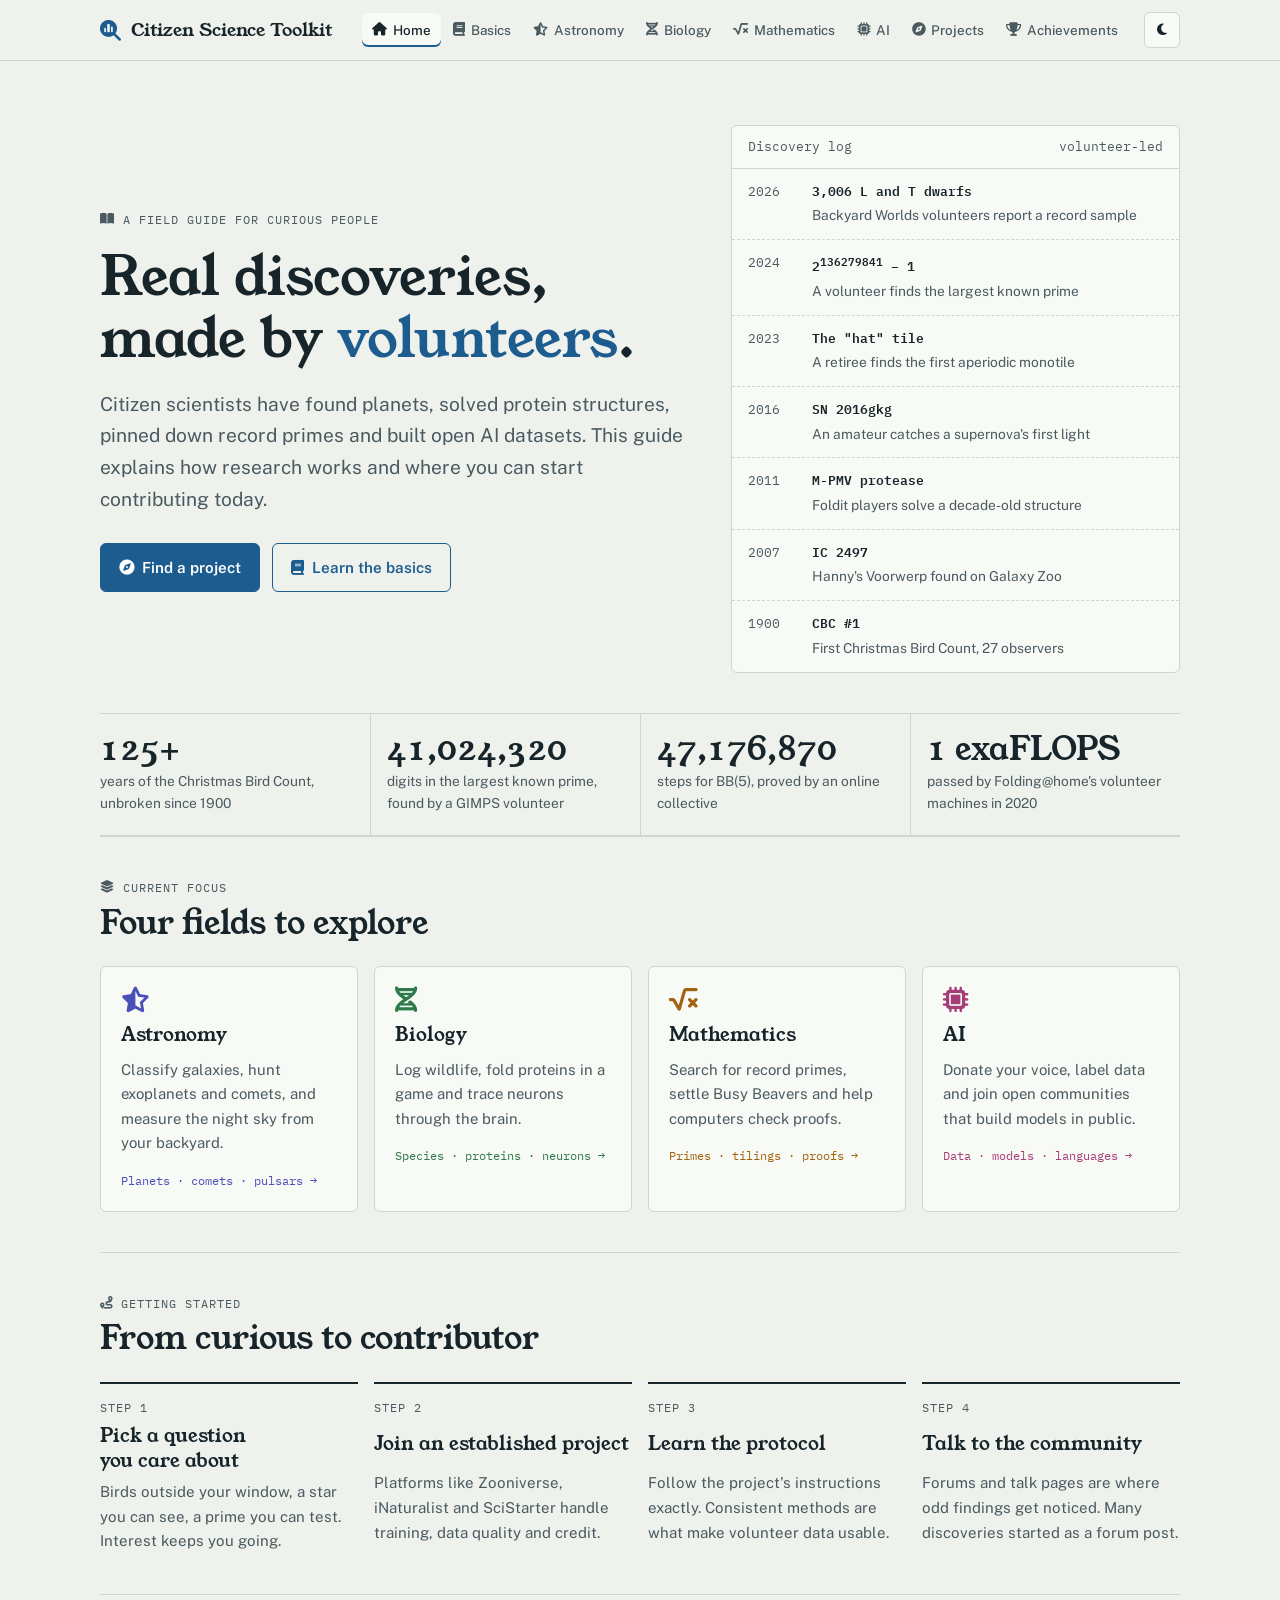
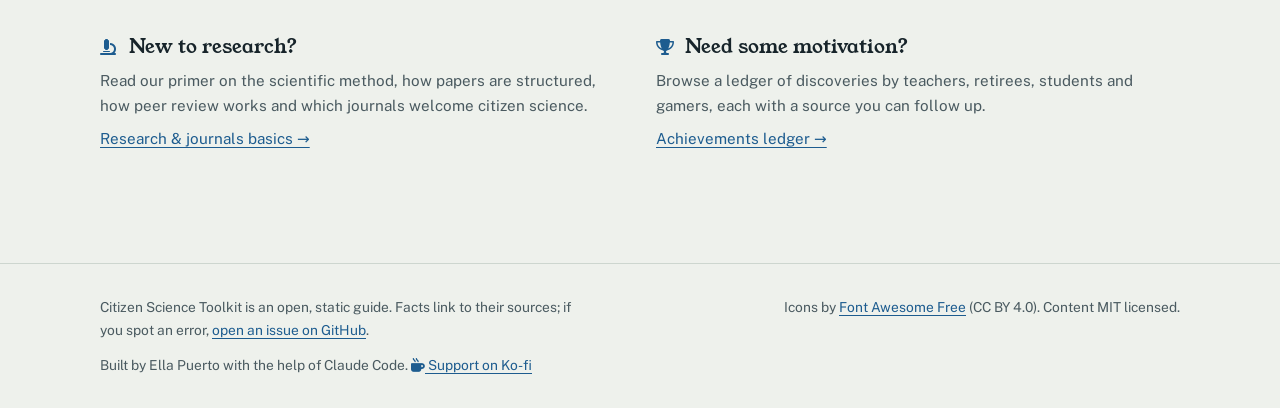
<file: index.html>
<!doctype html>
<html lang="en">
<head>
  <meta charset="utf-8">
  <meta name="viewport" content="width=device-width, initial-scale=1, viewport-fit=cover">
  <title>Citizen Science Field Guide</title>
  <meta name="description" content="Learn how research works, find citizen science projects in astronomy, biology, mathematics and AI, and read about discoveries made by volunteers.">
  <link rel="icon" href="data:image/svg+xml,%3Csvg xmlns='http://www.w3.org/2000/svg' viewBox='0 0 32 32'%3E%3Ccircle cx='13' cy='13' r='8' fill='none' stroke='%231d5c8f' stroke-width='3'/%3E%3Cpath d='M19 19l8 8' stroke='%231d5c8f' stroke-width='3' stroke-linecap='round'/%3E%3C/svg%3E">
  <link rel="preconnect" href="https://fonts.googleapis.com">
  <link rel="preconnect" href="https://fonts.gstatic.com" crossorigin>
  <link rel="stylesheet" href="https://fonts.googleapis.com/css2?family=IBM+Plex+Mono:wght@400;500;600&family=Public+Sans:ital,wght@0,400;0,500;0,600;1,400&family=Young+Serif&display=swap">
  <!-- Icons: Font Awesome Free 6 (icons CC BY 4.0, https://fontawesome.com/license/free) -->
  <link rel="stylesheet" href="https://cdnjs.cloudflare.com/ajax/libs/font-awesome/6.5.2/css/all.min.css">
  <link rel="stylesheet" href="assets/css/style.css?v=20261011">
  <script src="assets/js/data.js?v=20261011"></script>
  <script src="assets/js/main.js?v=20261011"></script>
</head>
<body>
  <a class="skip" href="#main">Skip to content</a>
  <header class="site-header">
    <div class="wrap">
      <a class="brand" href="index.html"><i class="fa-solid fa-magnifying-glass-chart" aria-hidden="true"></i>Citizen Science Toolkit</a>
      <button class="theme-btn" type="button" aria-label="Toggle theme"><i class="fa-solid fa-moon"></i></button>
      <button class="theme-btn menu-btn" type="button" aria-label="Menu" aria-expanded="false"><i class="fa-solid fa-bars" aria-hidden="true"></i></button>
      <nav class="nav" aria-label="Main">
        <a href="index.html"><i class="fa-solid fa-house" aria-hidden="true"></i>Home</a>
        <a href="basics.html"><i class="fa-solid fa-book" aria-hidden="true"></i>Basics</a>
        <a href="astronomy.html"><i class="fa-solid fa-star-half-stroke" aria-hidden="true"></i>Astronomy</a>
        <a href="biology.html"><i class="fa-solid fa-dna" aria-hidden="true"></i>Biology</a>
        <a href="mathematics.html"><i class="fa-solid fa-square-root-variable" aria-hidden="true"></i>Mathematics</a>
        <a href="ai.html"><i class="fa-solid fa-microchip" aria-hidden="true"></i>AI</a>
        <a href="projects.html"><i class="fa-solid fa-compass" aria-hidden="true"></i>Projects</a>
        <a href="achievements.html"><i class="fa-solid fa-trophy" aria-hidden="true"></i>Achievements</a>
      </nav>
    </div>
  </header>
  <main id="main" class="wrap">
<section class="hero">
  <div>
    <span class="eyebrow"><i class="fa-solid fa-book-open" aria-hidden="true"></i>A field guide for curious people</span>
    <h1 style="margin-top:14px">Real discoveries, made by <em>volunteers</em>.</h1>
    <p class="lede">Citizen scientists have found planets, solved protein structures, pinned down record primes and built open AI datasets. This guide explains how research works and where you can start contributing today.</p>
    <div class="actions">
      <a class="btn" href="projects.html"><i class="fa-solid fa-compass" aria-hidden="true"></i>Find a project</a>
      <a class="btn ghost" href="basics.html"><i class="fa-solid fa-book" aria-hidden="true"></i>Learn the basics</a>
    </div>
  </div>
  <aside class="logbook" aria-label="Selected volunteer discoveries">
    <div class="lb-head"><span>Discovery log</span><span>volunteer-led</span></div>
    <ol>
      <li><span class="yr">2026</span><div><b>3,006 L and T dwarfs</b><span class="t">Backyard Worlds volunteers report a record sample</span></div></li>
      <li><span class="yr">2024</span><div><b>2<sup>136279841</sup> − 1</b><span class="t">A volunteer finds the largest known prime</span></div></li>
      <li><span class="yr">2023</span><div><b>The "hat" tile</b><span class="t">A retiree finds the first aperiodic monotile</span></div></li>
      <li><span class="yr">2016</span><div><b>SN 2016gkg</b><span class="t">An amateur catches a supernova's first light</span></div></li>
      <li><span class="yr">2011</span><div><b>M-PMV protease</b><span class="t">Foldit players solve a decade-old structure</span></div></li>
      <li><span class="yr">2007</span><div><b>IC 2497</b><span class="t">Hanny's Voorwerp found on Galaxy Zoo</span></div></li>
      <li><span class="yr">1900</span><div><b>CBC #1</b><span class="t">First Christmas Bird Count, 27 observers</span></div></li>
    </ol>
  </aside>
</section>

<section class="stats" aria-label="Numbers from volunteer science">
  <div class="stat"><b>125+</b><span>years of the Christmas Bird Count, unbroken since 1900</span></div>
  <div class="stat"><b>41,024,320</b><span>digits in the largest known prime, found by a GIMPS volunteer</span></div>
  <div class="stat"><b>47,176,870</b><span>steps for BB(5), proved by an online collective</span></div>
  <div class="stat"><b>1 exaFLOPS</b><span>passed by Folding@home's volunteer machines in 2020</span></div>
</section>

<section class="section">
  <header>
    <span class="eyebrow"><i class="fa-solid fa-layer-group" aria-hidden="true"></i>Current focus</span>
    <h2>Four fields to explore</h2>
  </header>
  <div class="fields">
    <a class="field-tile f-astronomy" href="astronomy.html">
      <i class="ic fa-solid fa-star-half-stroke" aria-hidden="true"></i>
      <h3>Astronomy</h3>
      <p>Classify galaxies, hunt exoplanets and comets, and measure the night sky from your backyard.</p>
      <span class="go">Planets · comets · pulsars →</span>
    </a>
    <a class="field-tile f-biology" href="biology.html">
      <i class="ic fa-solid fa-dna" aria-hidden="true"></i>
      <h3>Biology</h3>
      <p>Log wildlife, fold proteins in a game and trace neurons through the brain.</p>
      <span class="go">Species · proteins · neurons →</span>
    </a>
    <a class="field-tile f-mathematics" href="mathematics.html">
      <i class="ic fa-solid fa-square-root-variable" aria-hidden="true"></i>
      <h3>Mathematics</h3>
      <p>Search for record primes, settle Busy Beavers and help computers check proofs.</p>
      <span class="go">Primes · tilings · proofs →</span>
    </a>
    <a class="field-tile f-ai" href="ai.html">
      <i class="ic fa-solid fa-microchip" aria-hidden="true"></i>
      <h3>AI</h3>
      <p>Donate your voice, label data and join open communities that build models in public.</p>
      <span class="go">Data · models · languages →</span>
    </a>
  </div>
</section>

<section class="section">
  <header>
    <span class="eyebrow"><i class="fa-solid fa-route" aria-hidden="true"></i>Getting started</span>
    <h2>From curious to contributor</h2>
  </header>
  <ol class="steps">
    <li><h3>Pick a question you care about</h3><p>Birds outside your window, a star you can see, a prime you can test. Interest keeps you going.</p></li>
    <li><h3>Join an established project</h3><p>Platforms like Zooniverse, iNaturalist and SciStarter handle training, data quality and credit.</p></li>
    <li><h3>Learn the protocol</h3><p>Follow the project's instructions exactly. Consistent methods are what make volunteer data usable.</p></li>
    <li><h3>Talk to the community</h3><p>Forums and talk pages are where odd findings get noticed. Many discoveries started as a forum post.</p></li>
  </ol>
</section>

<section class="section">
  <div class="grid-2">
    <div class="info">
      <h3><i class="fa-solid fa-microscope" aria-hidden="true"></i>New to research?</h3>
      <p>Read our primer on the scientific method, how papers are structured, how peer review works and which journals welcome citizen science.</p>
      <p><a href="basics.html">Research &amp; journals basics →</a></p>
    </div>
    <div class="info">
      <h3><i class="fa-solid fa-trophy" aria-hidden="true"></i>Need some motivation?</h3>
      <p>Browse a ledger of discoveries by teachers, retirees, students and gamers, each with a source you can follow up.</p>
      <p><a href="achievements.html">Achievements ledger →</a></p>
    </div>
  </div>
</section>

  </main>
  <footer class="site-footer">
    <div class="wrap">
      <p>Citizen Science Toolkit is an open, static guide. Facts link to their sources; if you spot an error, <a href="https://github.com/eagnespuerto/citizen-science-toolkit/issues" target="_blank" rel="noopener">open an issue on GitHub</a>.</p>
      <p>Icons by <a href="https://fontawesome.com" target="_blank" rel="noopener">Font Awesome Free</a> (CC BY 4.0). Content MIT licensed.</p>
      <p>Built by Ella Puerto with the help of Claude Code. <a href="https://ko-fi.com/eagnespuerto" target="_blank" rel="noopener"><i class="fa-solid fa-mug-hot" aria-hidden="true"></i> Support on Ko-fi</a></p>
    </div>
  </footer>
</body>
</html>
</file>
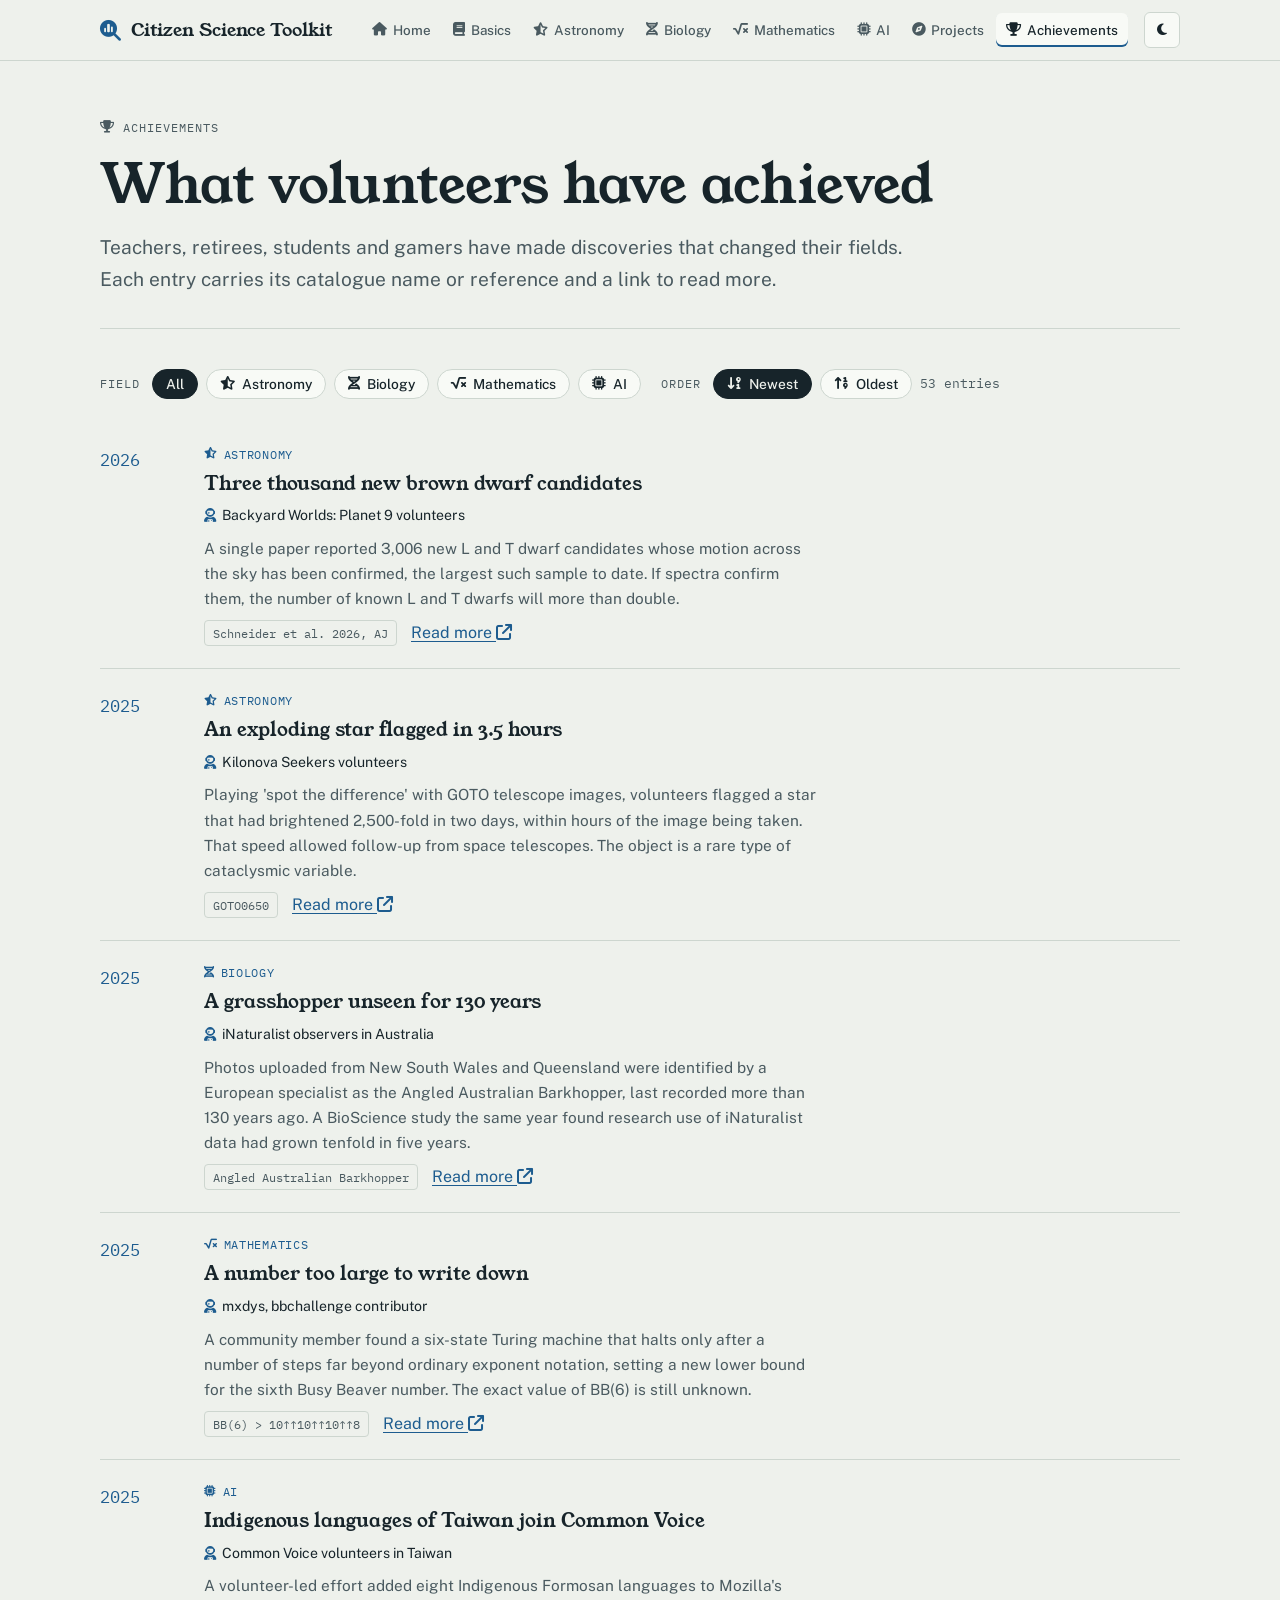
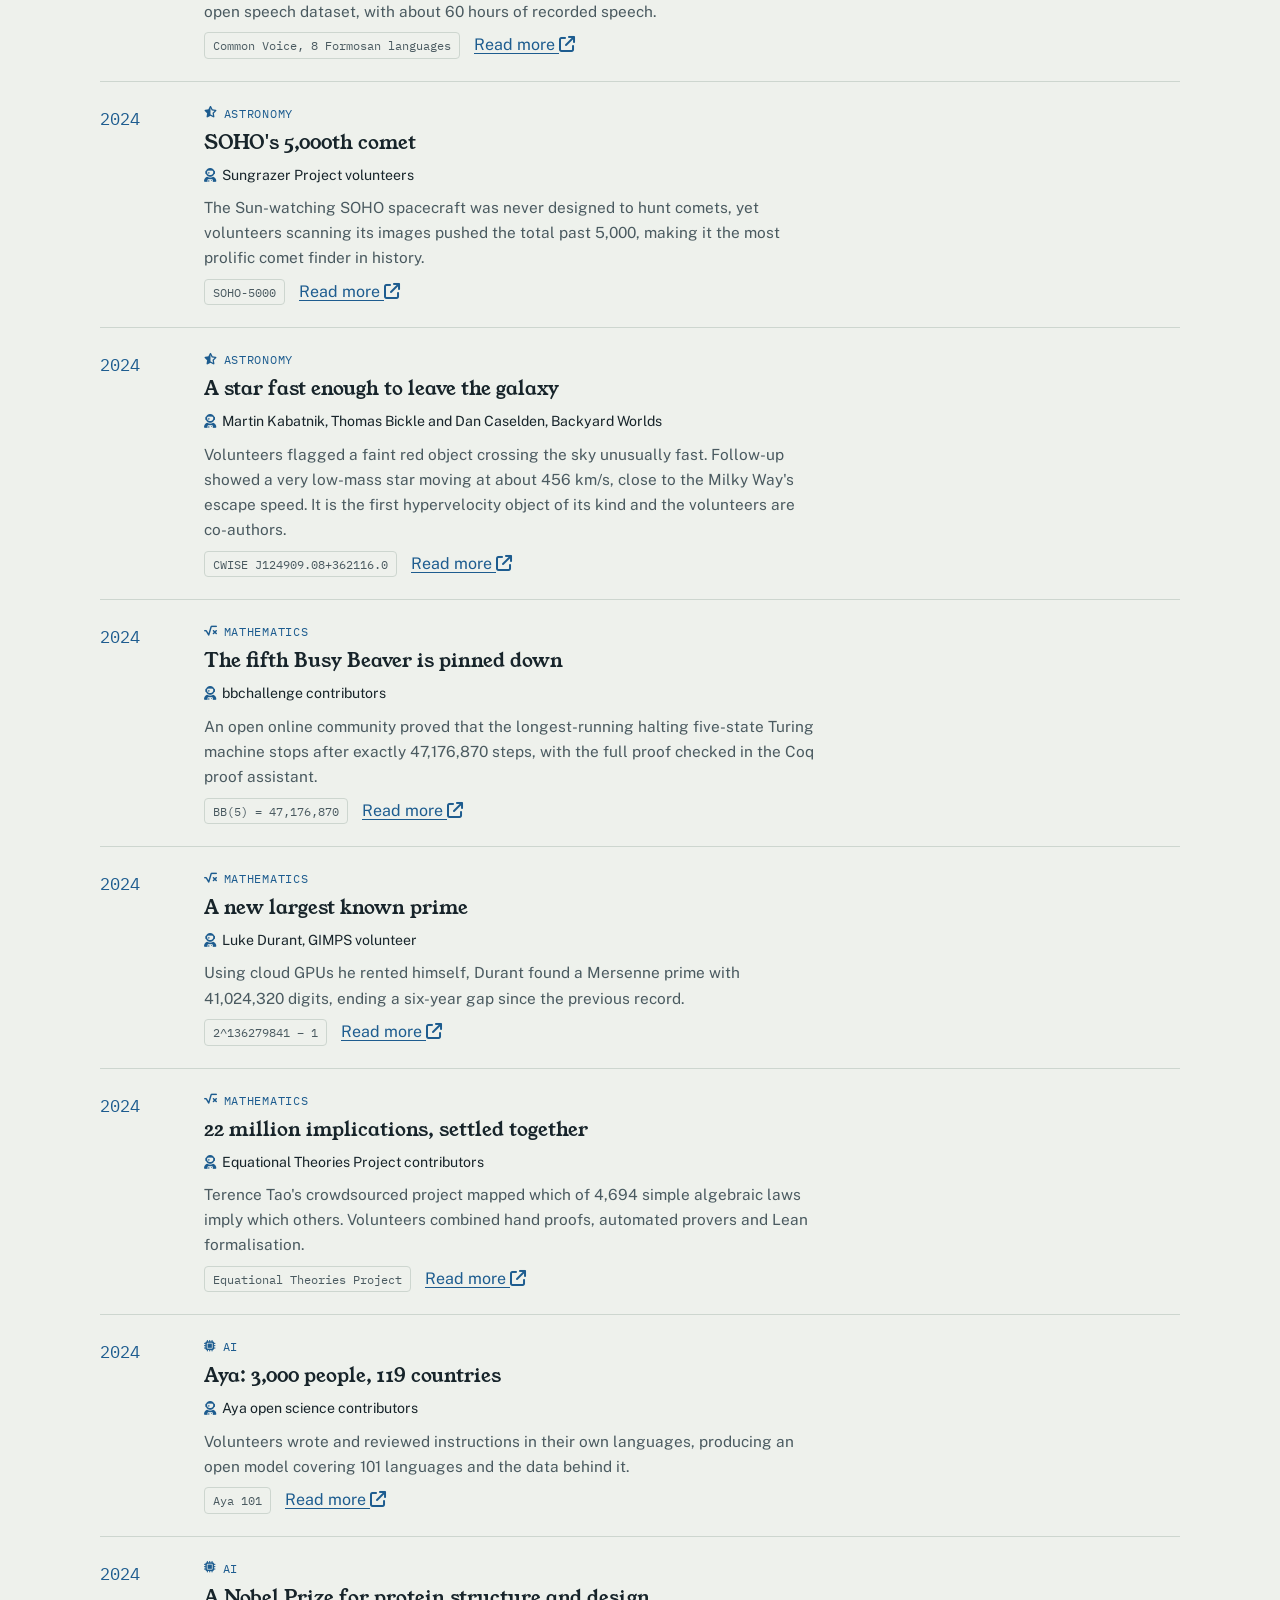
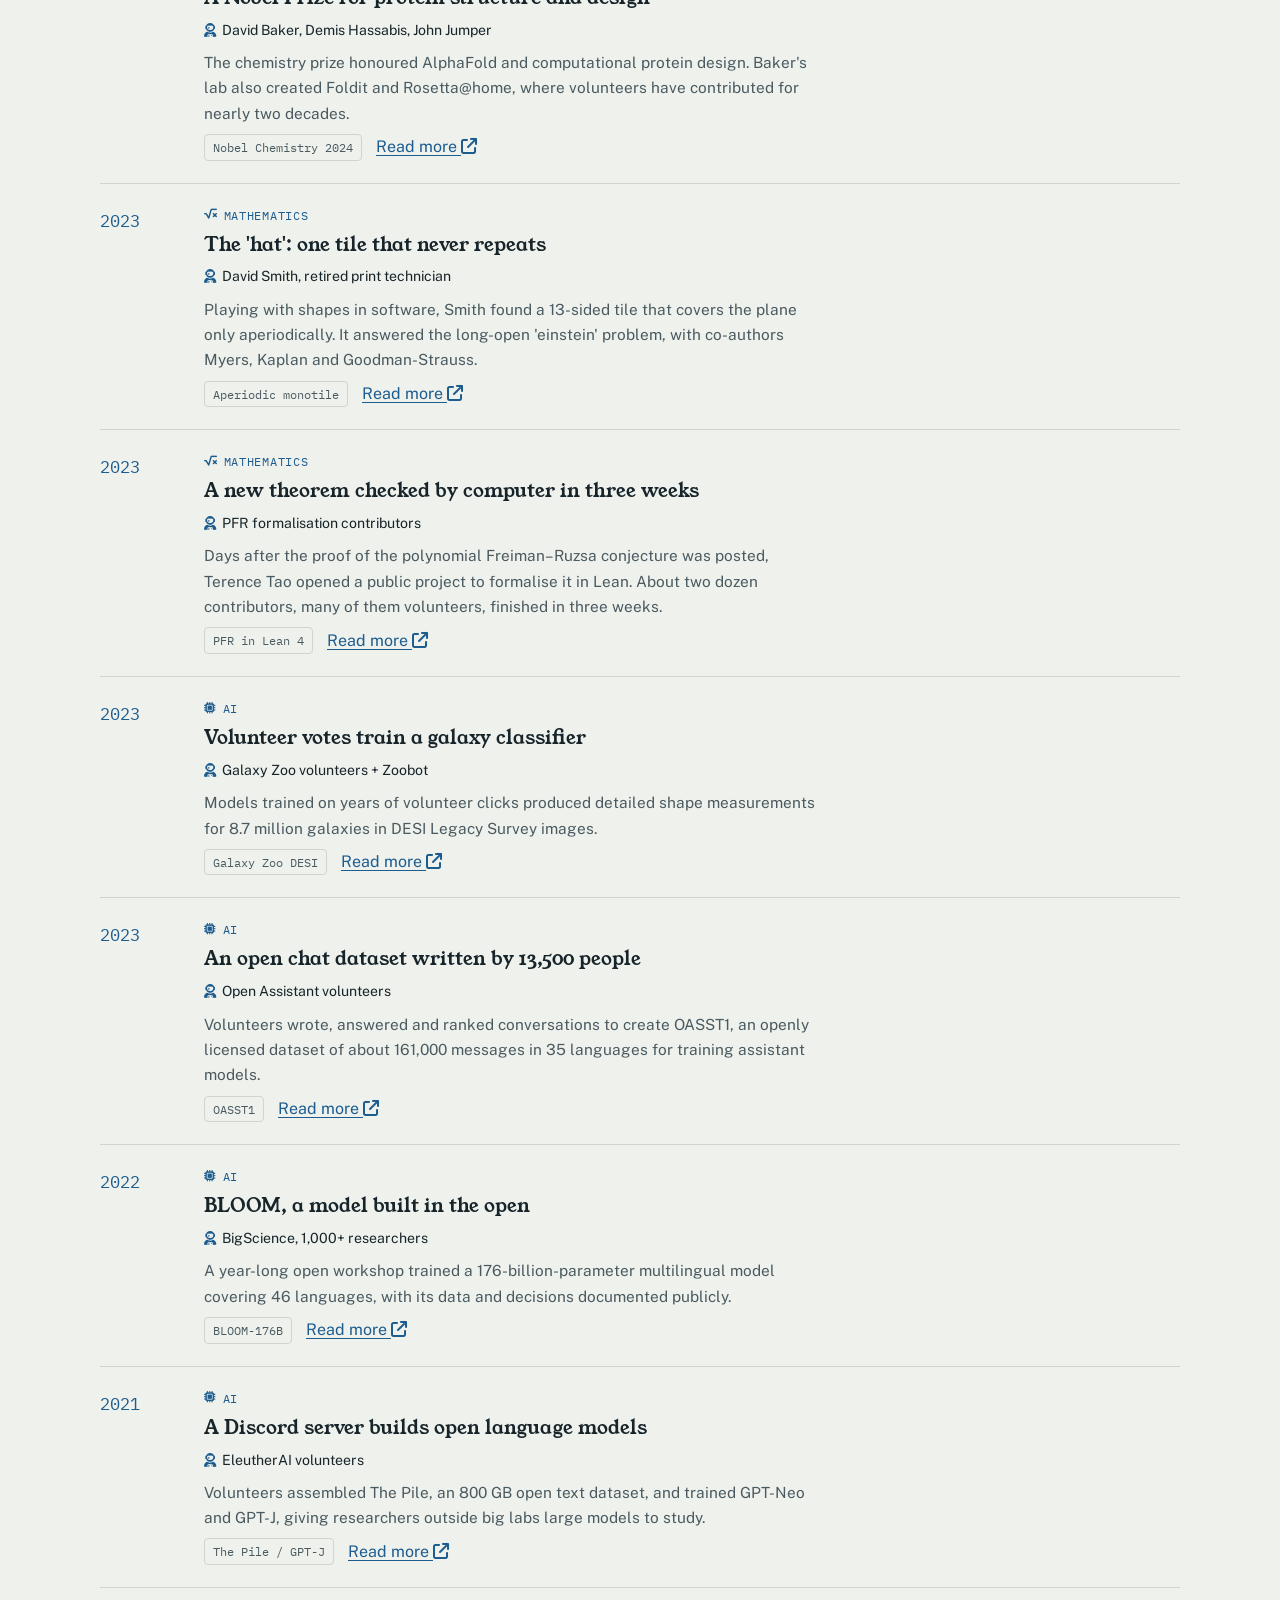
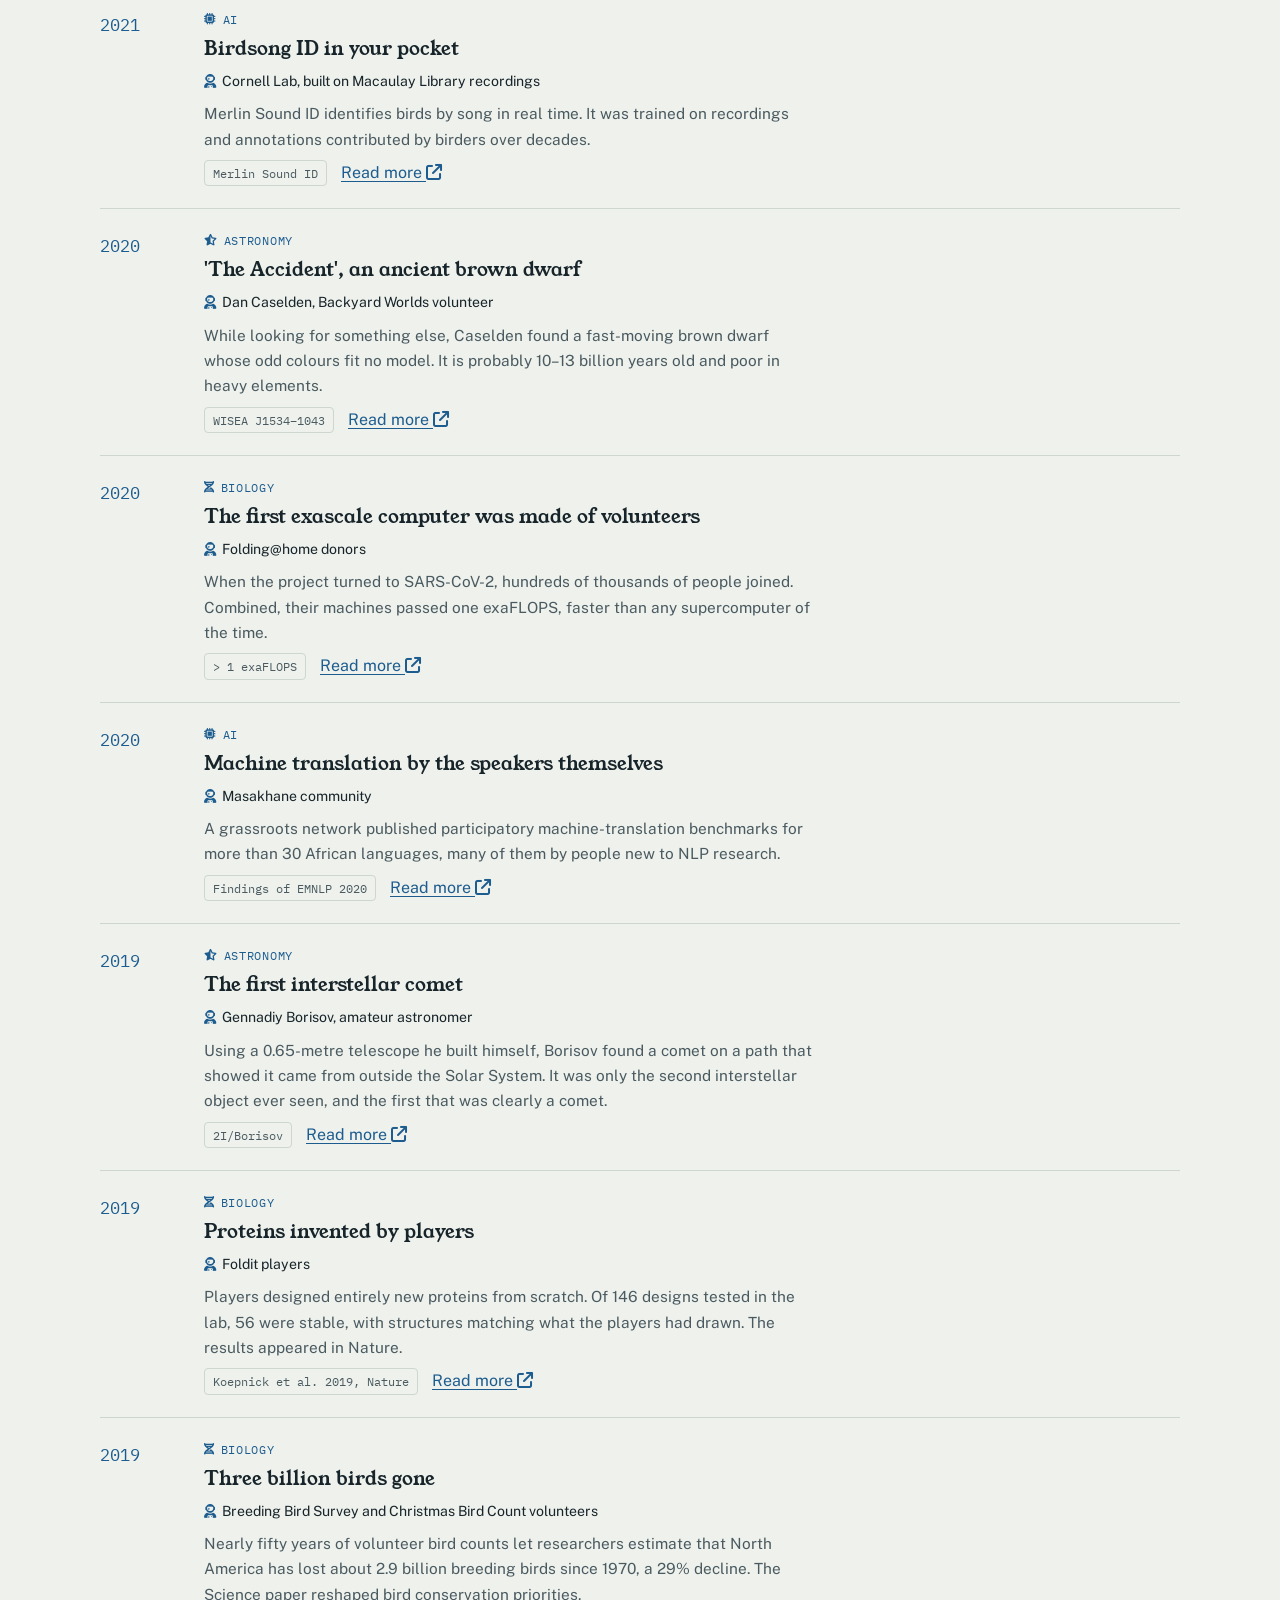
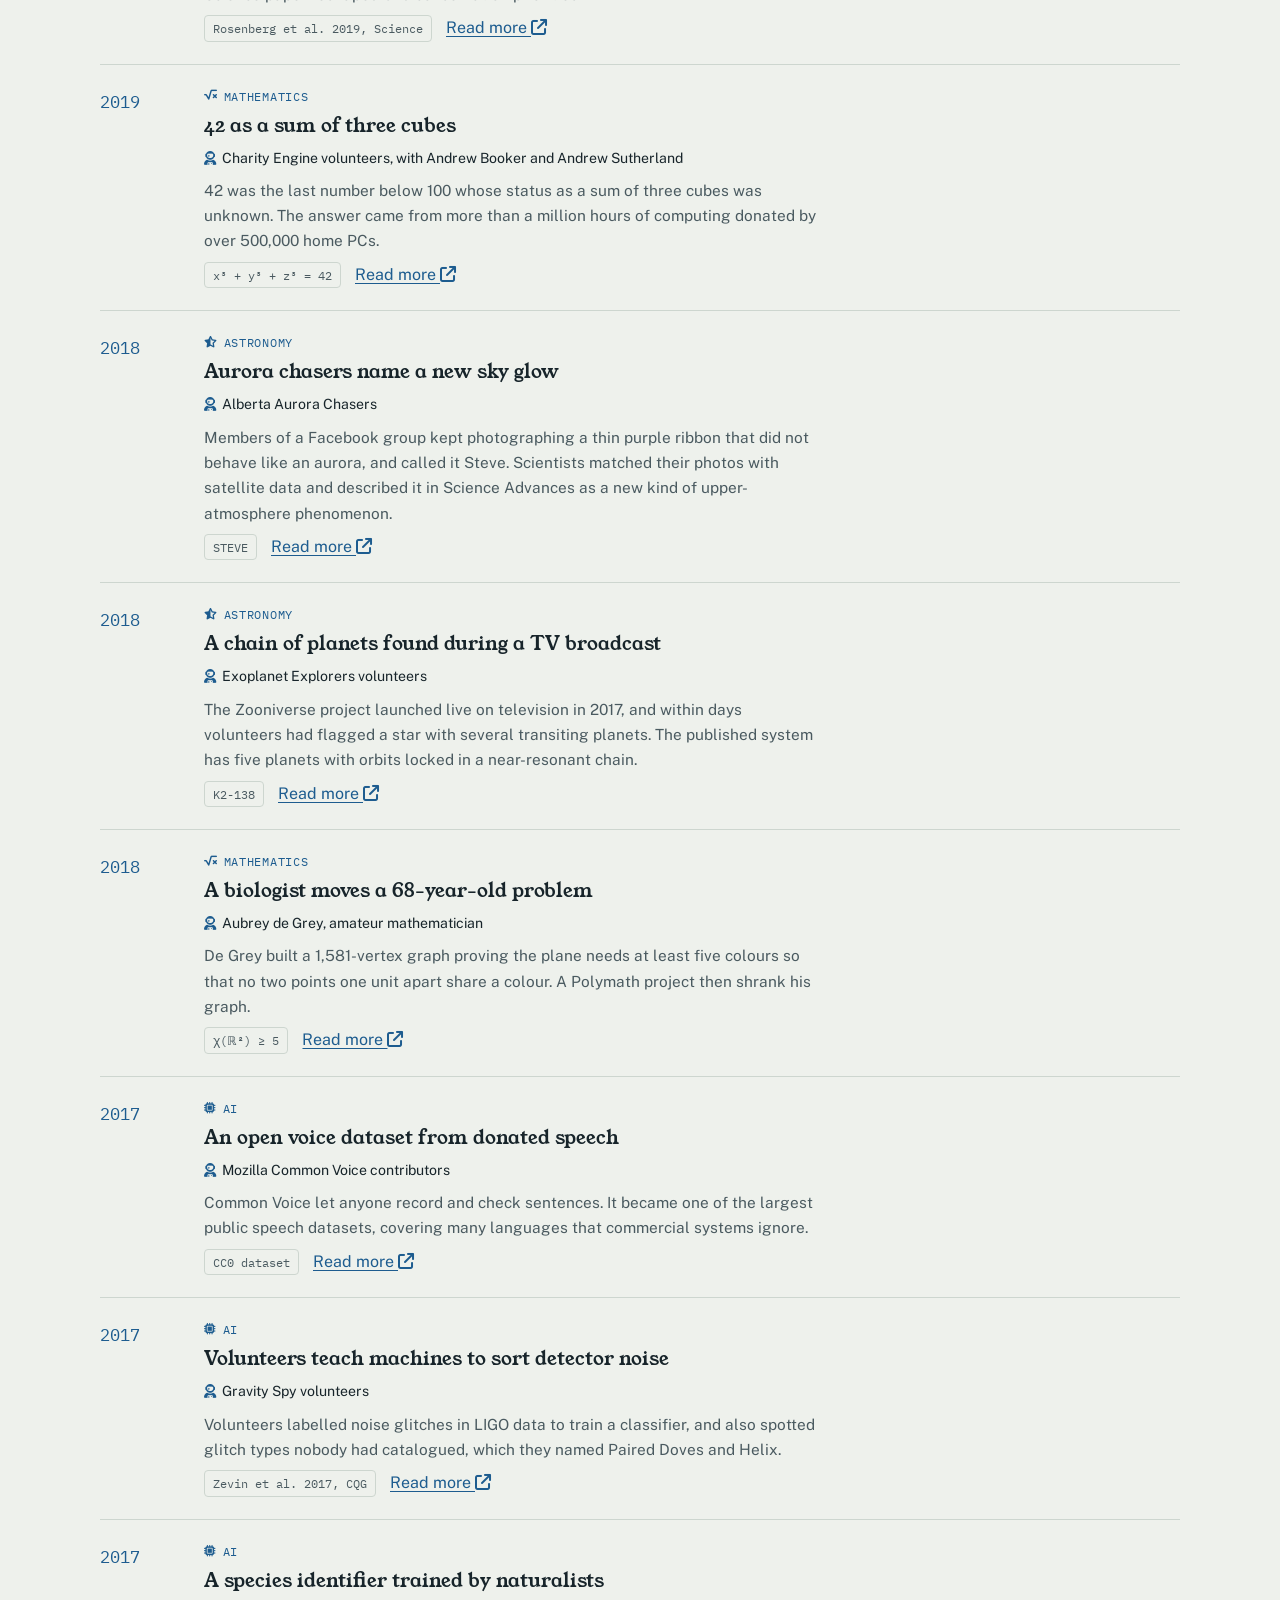
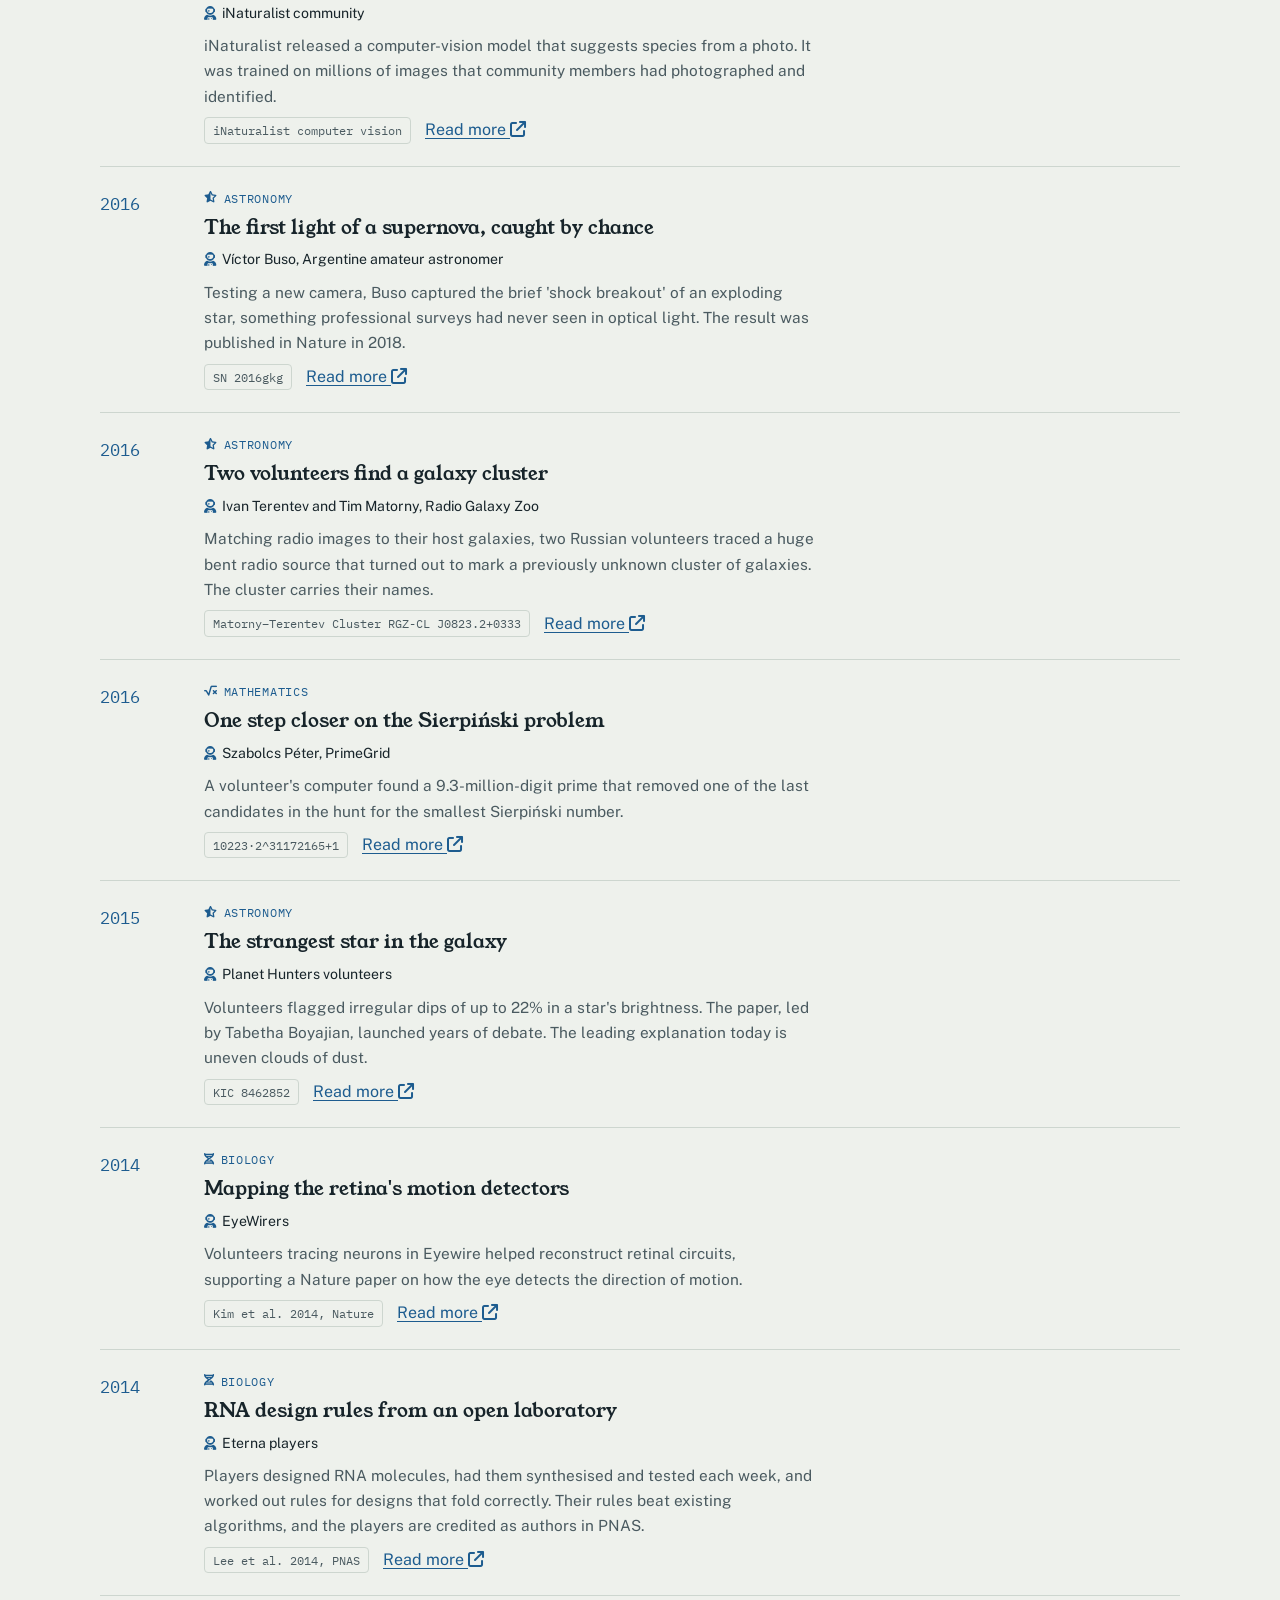
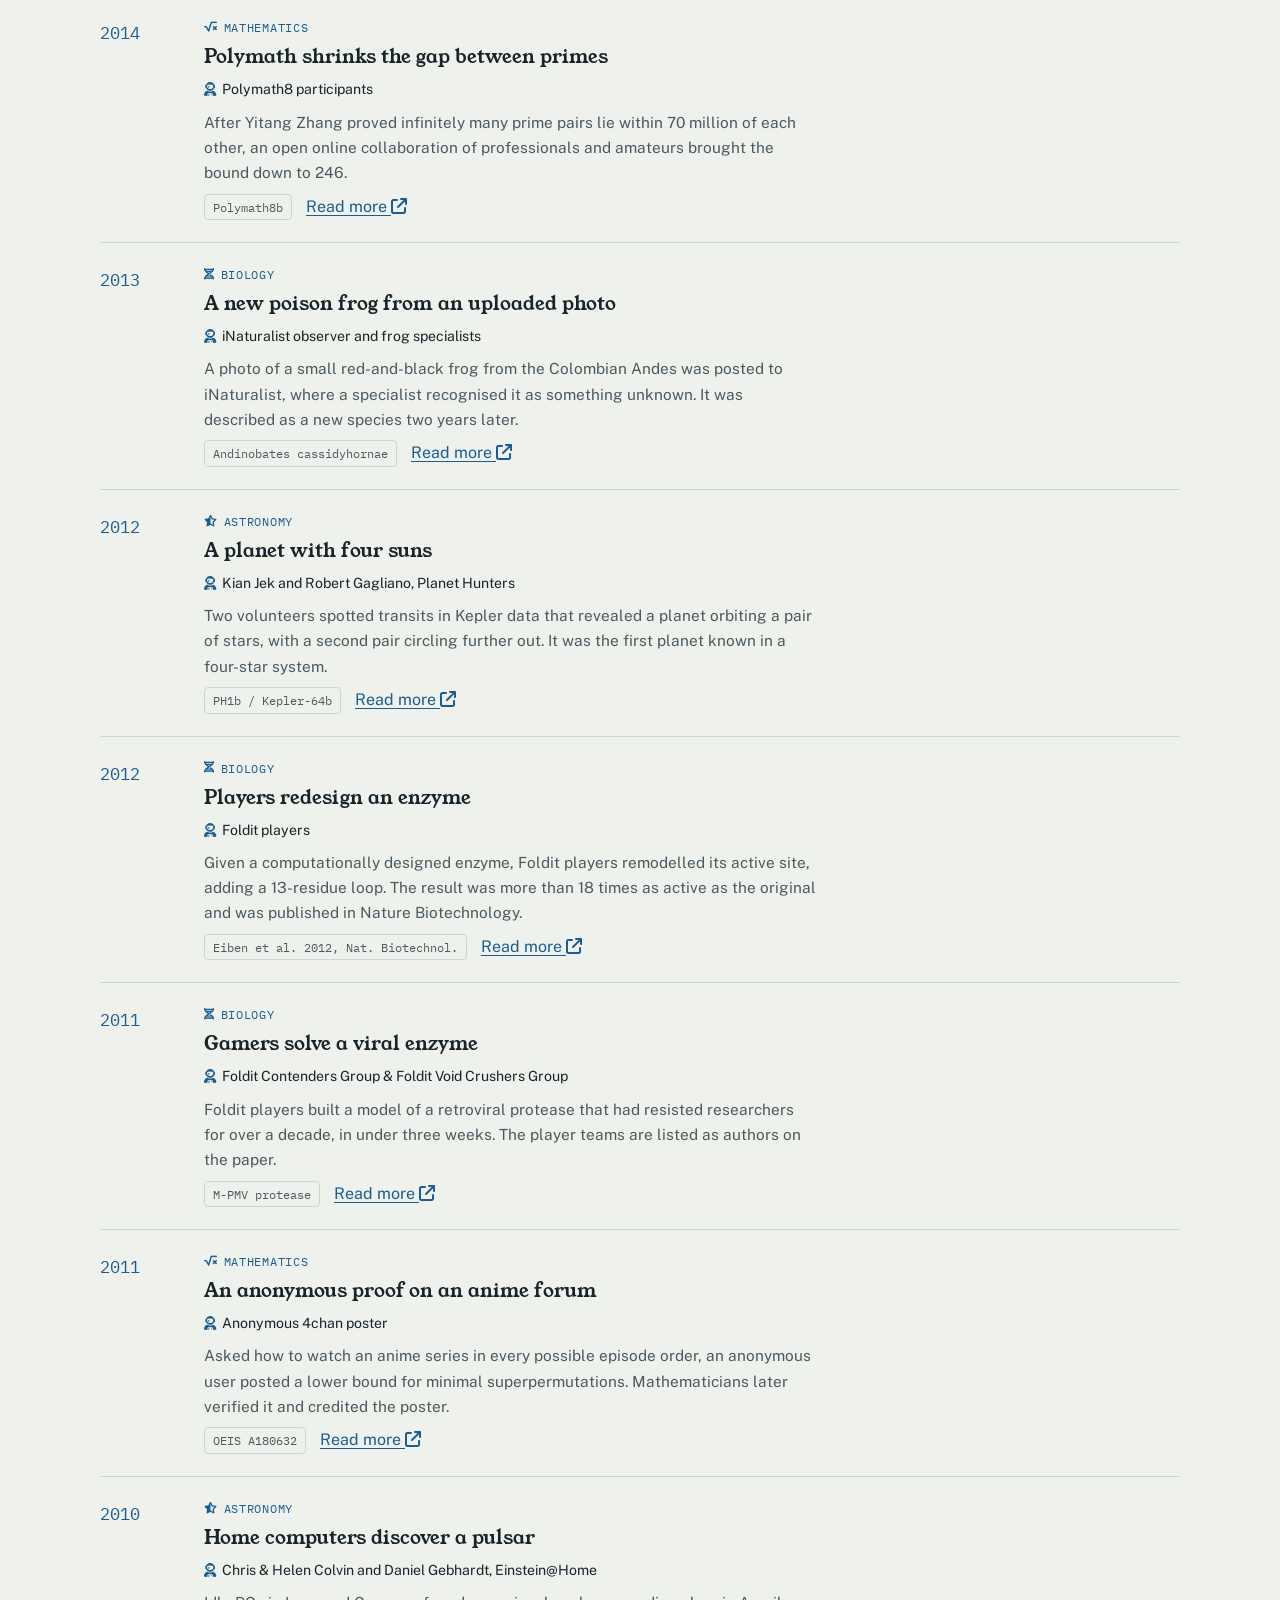
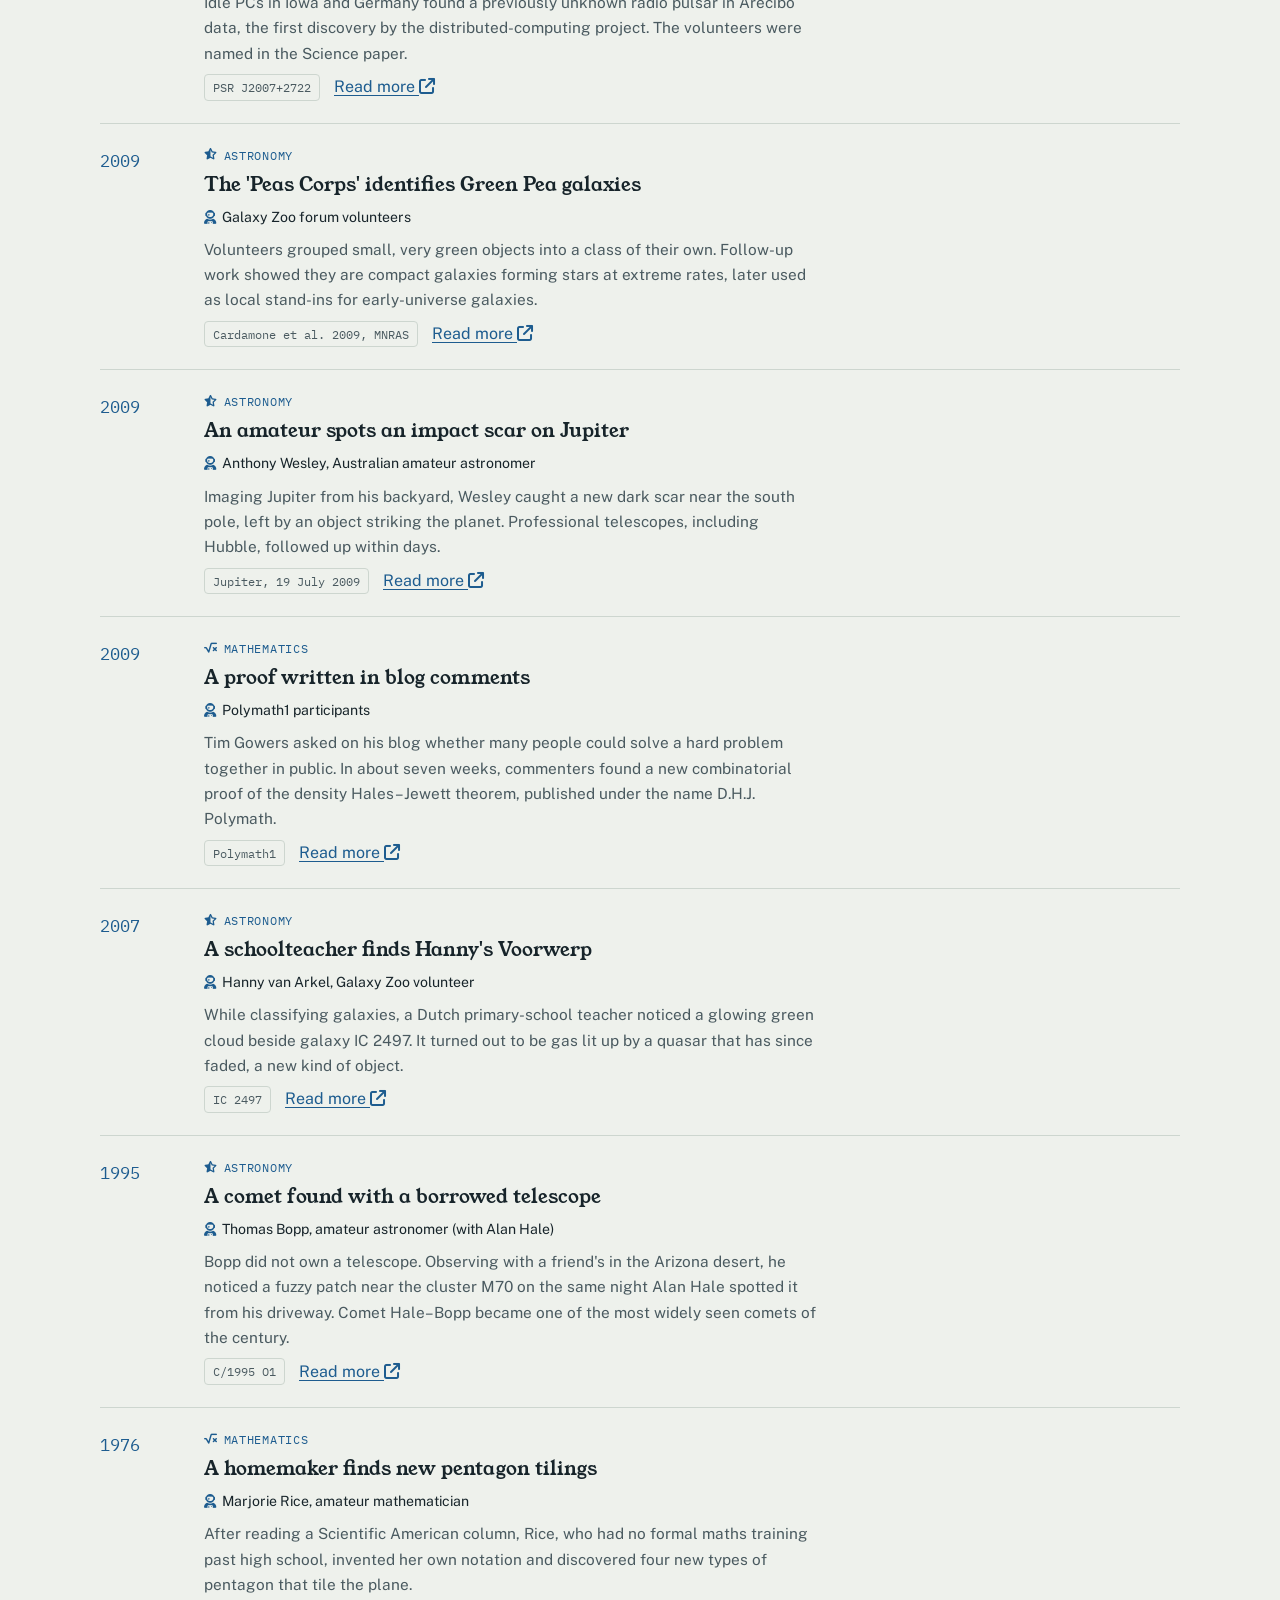
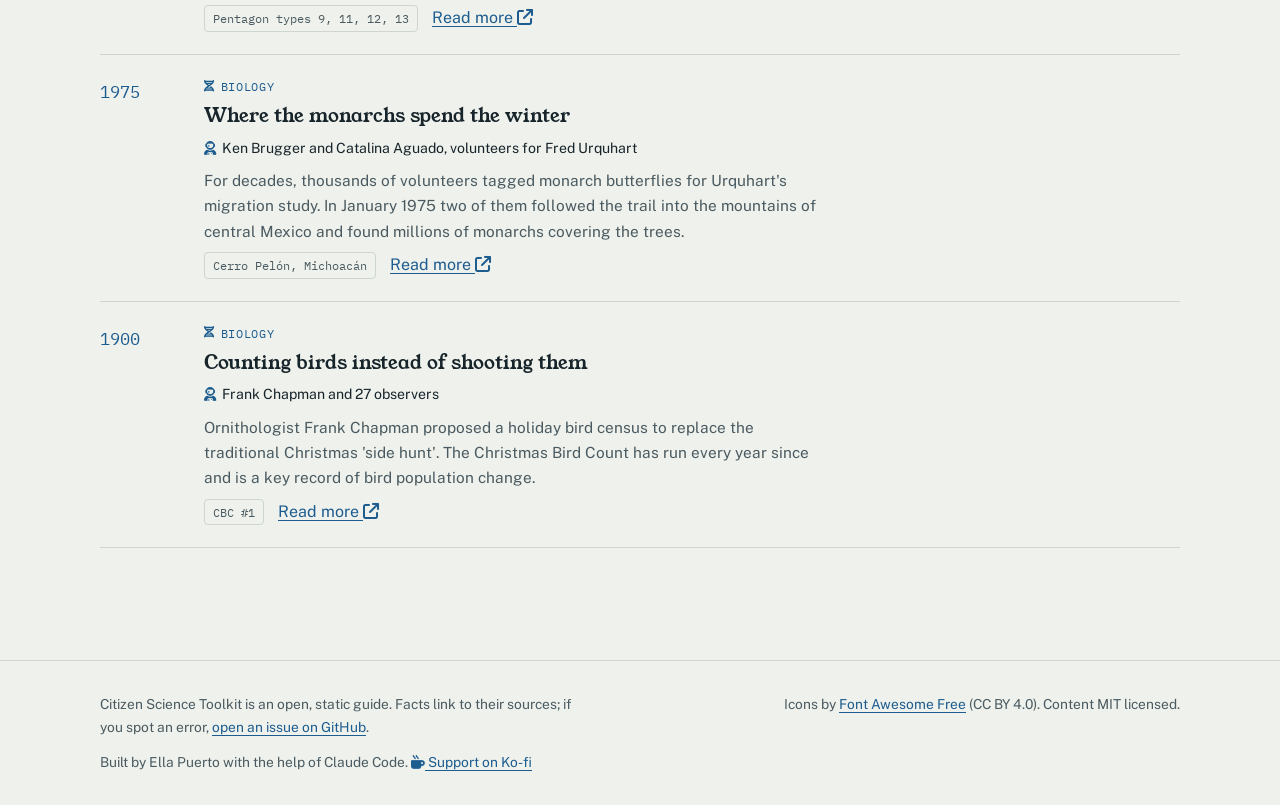
<file: achievements.html>
<!doctype html>
<html lang="en">
<head>
  <meta charset="utf-8">
  <meta name="viewport" content="width=device-width, initial-scale=1, viewport-fit=cover">
  <title>Achievements Ledger</title>
  <meta name="description" content="A sourced ledger of discoveries by citizen scientists in astronomy, biology, mathematics and AI.">
  <link rel="icon" href="data:image/svg+xml,%3Csvg xmlns='http://www.w3.org/2000/svg' viewBox='0 0 32 32'%3E%3Ccircle cx='13' cy='13' r='8' fill='none' stroke='%231d5c8f' stroke-width='3'/%3E%3Cpath d='M19 19l8 8' stroke='%231d5c8f' stroke-width='3' stroke-linecap='round'/%3E%3C/svg%3E">
  <link rel="preconnect" href="https://fonts.googleapis.com">
  <link rel="preconnect" href="https://fonts.gstatic.com" crossorigin>
  <link rel="stylesheet" href="https://fonts.googleapis.com/css2?family=IBM+Plex+Mono:wght@400;500;600&family=Public+Sans:ital,wght@0,400;0,500;0,600;1,400&family=Young+Serif&display=swap">
  <!-- Icons: Font Awesome Free 6 (icons CC BY 4.0, https://fontawesome.com/license/free) -->
  <link rel="stylesheet" href="https://cdnjs.cloudflare.com/ajax/libs/font-awesome/6.5.2/css/all.min.css">
  <link rel="stylesheet" href="assets/css/style.css?v=20261011">
  <script src="assets/js/data.js?v=20261011"></script>
  <script src="assets/js/main.js?v=20261011"></script>
</head>
<body>
  <a class="skip" href="#main">Skip to content</a>
  <header class="site-header">
    <div class="wrap">
      <a class="brand" href="index.html"><i class="fa-solid fa-magnifying-glass-chart" aria-hidden="true"></i>Citizen Science Toolkit</a>
      <button class="theme-btn" type="button" aria-label="Toggle theme"><i class="fa-solid fa-moon"></i></button>
      <button class="theme-btn menu-btn" type="button" aria-label="Menu" aria-expanded="false"><i class="fa-solid fa-bars" aria-hidden="true"></i></button>
      <nav class="nav" aria-label="Main">
        <a href="index.html"><i class="fa-solid fa-house" aria-hidden="true"></i>Home</a>
        <a href="basics.html"><i class="fa-solid fa-book" aria-hidden="true"></i>Basics</a>
        <a href="astronomy.html"><i class="fa-solid fa-star-half-stroke" aria-hidden="true"></i>Astronomy</a>
        <a href="biology.html"><i class="fa-solid fa-dna" aria-hidden="true"></i>Biology</a>
        <a href="mathematics.html"><i class="fa-solid fa-square-root-variable" aria-hidden="true"></i>Mathematics</a>
        <a href="ai.html"><i class="fa-solid fa-microchip" aria-hidden="true"></i>AI</a>
        <a href="projects.html"><i class="fa-solid fa-compass" aria-hidden="true"></i>Projects</a>
        <a href="achievements.html"><i class="fa-solid fa-trophy" aria-hidden="true"></i>Achievements</a>
      </nav>
    </div>
  </header>
  <main id="main" class="wrap">
<header class="page-head">
  <span class="eyebrow"><i class="fa-solid fa-trophy" aria-hidden="true"></i>Achievements</span>
  <h1>What volunteers have achieved</h1>
  <p class="lede">Teachers, retirees, students and gamers have made discoveries that changed their fields. Each entry carries its catalogue name or reference and a link to read more.</p>
</header>

<section class="section" data-ledger="all">
  <div class="filters" role="group" aria-label="Filter achievements">
    <span class="lbl">Field</span>
    <button class="chip" data-key="field" data-value="all" aria-pressed="true">All</button>
    <button class="chip" data-key="field" data-value="astronomy" aria-pressed="false"><i class="fa-solid fa-star-half-stroke" aria-hidden="true"></i>Astronomy</button>
    <button class="chip" data-key="field" data-value="biology" aria-pressed="false"><i class="fa-solid fa-dna" aria-hidden="true"></i>Biology</button>
    <button class="chip" data-key="field" data-value="mathematics" aria-pressed="false"><i class="fa-solid fa-square-root-variable" aria-hidden="true"></i>Mathematics</button>
    <button class="chip" data-key="field" data-value="ai" aria-pressed="false"><i class="fa-solid fa-microchip" aria-hidden="true"></i>AI</button>
    <span class="lbl" style="margin-left:12px">Order</span>
    <button class="chip" data-key="order" data-value="desc" aria-pressed="true"><i class="fa-solid fa-arrow-down-9-1" aria-hidden="true"></i>Newest</button>
    <button class="chip" data-key="order" data-value="asc" aria-pressed="false"><i class="fa-solid fa-arrow-up-1-9" aria-hidden="true"></i>Oldest</button>
    <span class="count" aria-live="polite"></span>
  </div>
  <ol class="ledger"></ol>
</section>

  </main>
  <footer class="site-footer">
    <div class="wrap">
      <p>Citizen Science Toolkit is an open, static guide. Facts link to their sources; if you spot an error, <a href="https://github.com/eagnespuerto/citizen-science-toolkit/issues" target="_blank" rel="noopener">open an issue on GitHub</a>.</p>
      <p>Icons by <a href="https://fontawesome.com" target="_blank" rel="noopener">Font Awesome Free</a> (CC BY 4.0). Content MIT licensed.</p>
      <p>Built by Ella Puerto with the help of Claude Code. <a href="https://ko-fi.com/eagnespuerto" target="_blank" rel="noopener"><i class="fa-solid fa-mug-hot" aria-hidden="true"></i> Support on Ko-fi</a></p>
    </div>
  </footer>
</body>
</html>
</file>
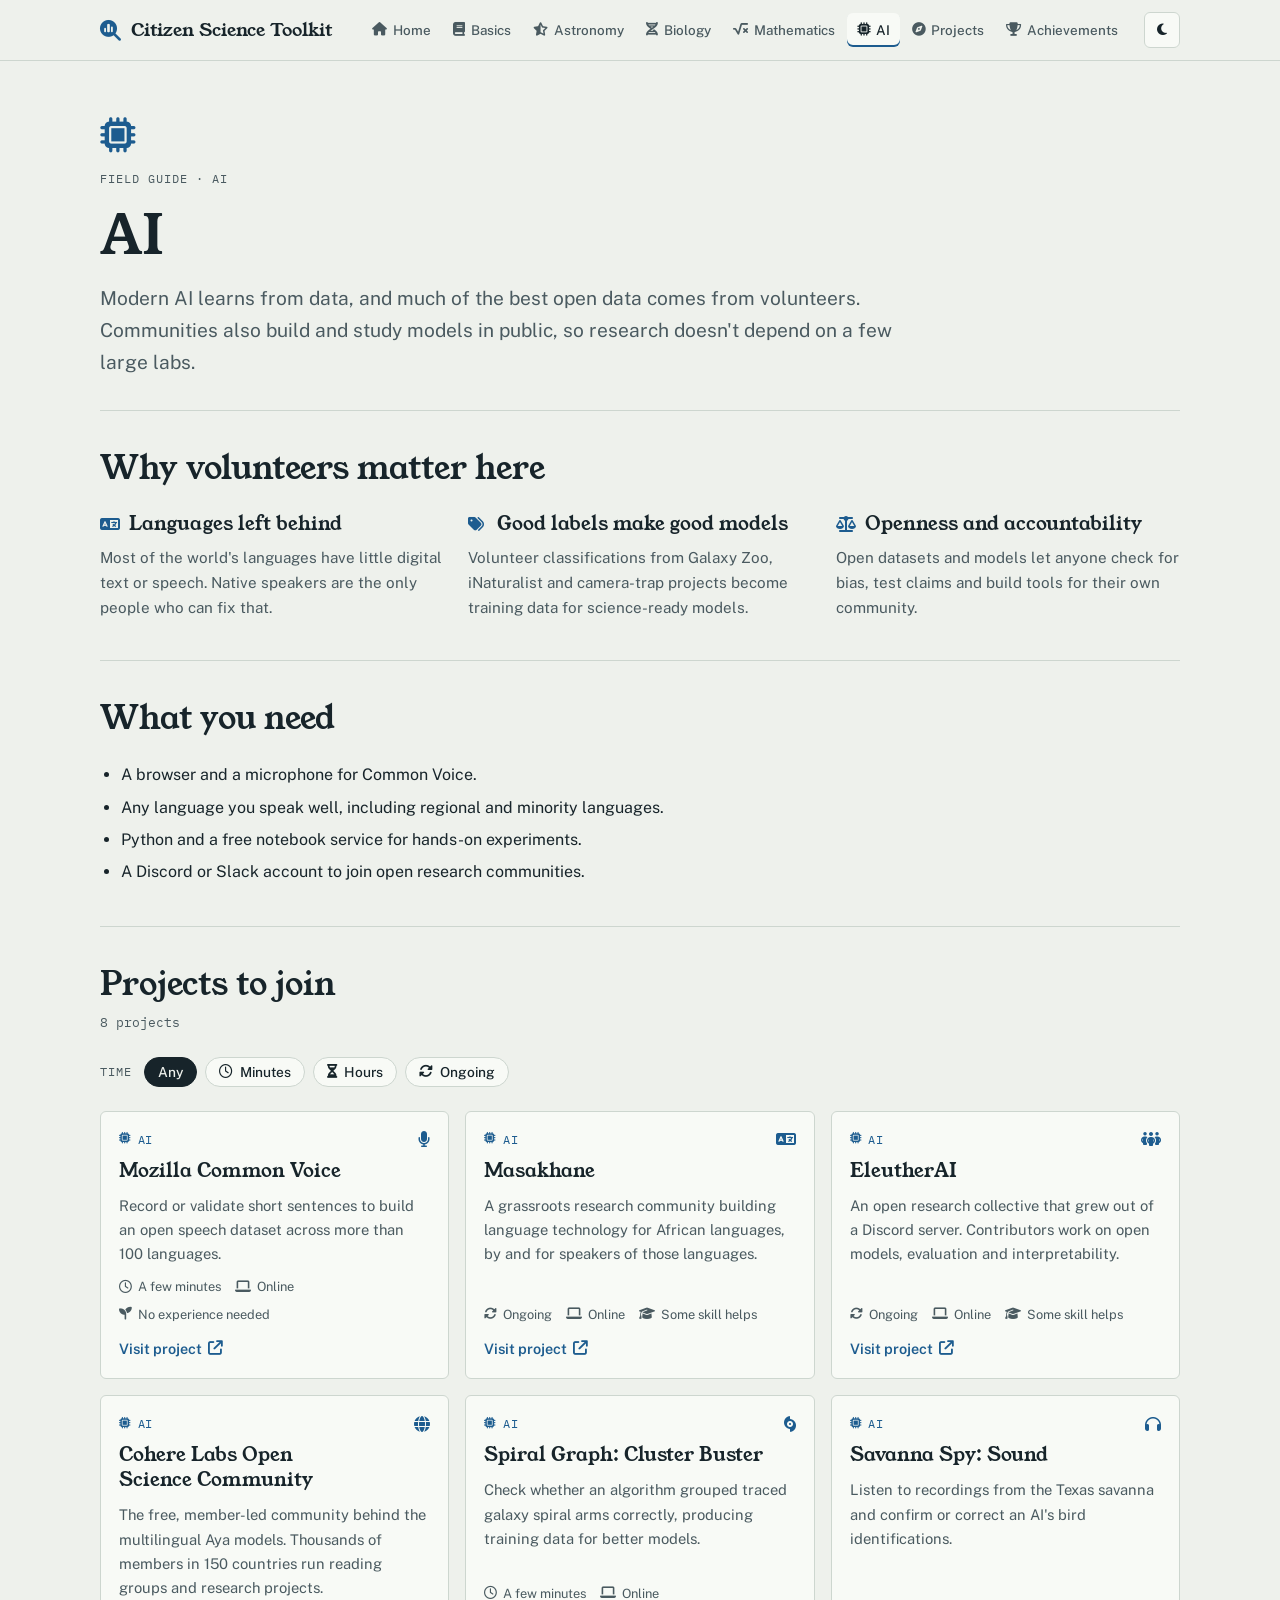
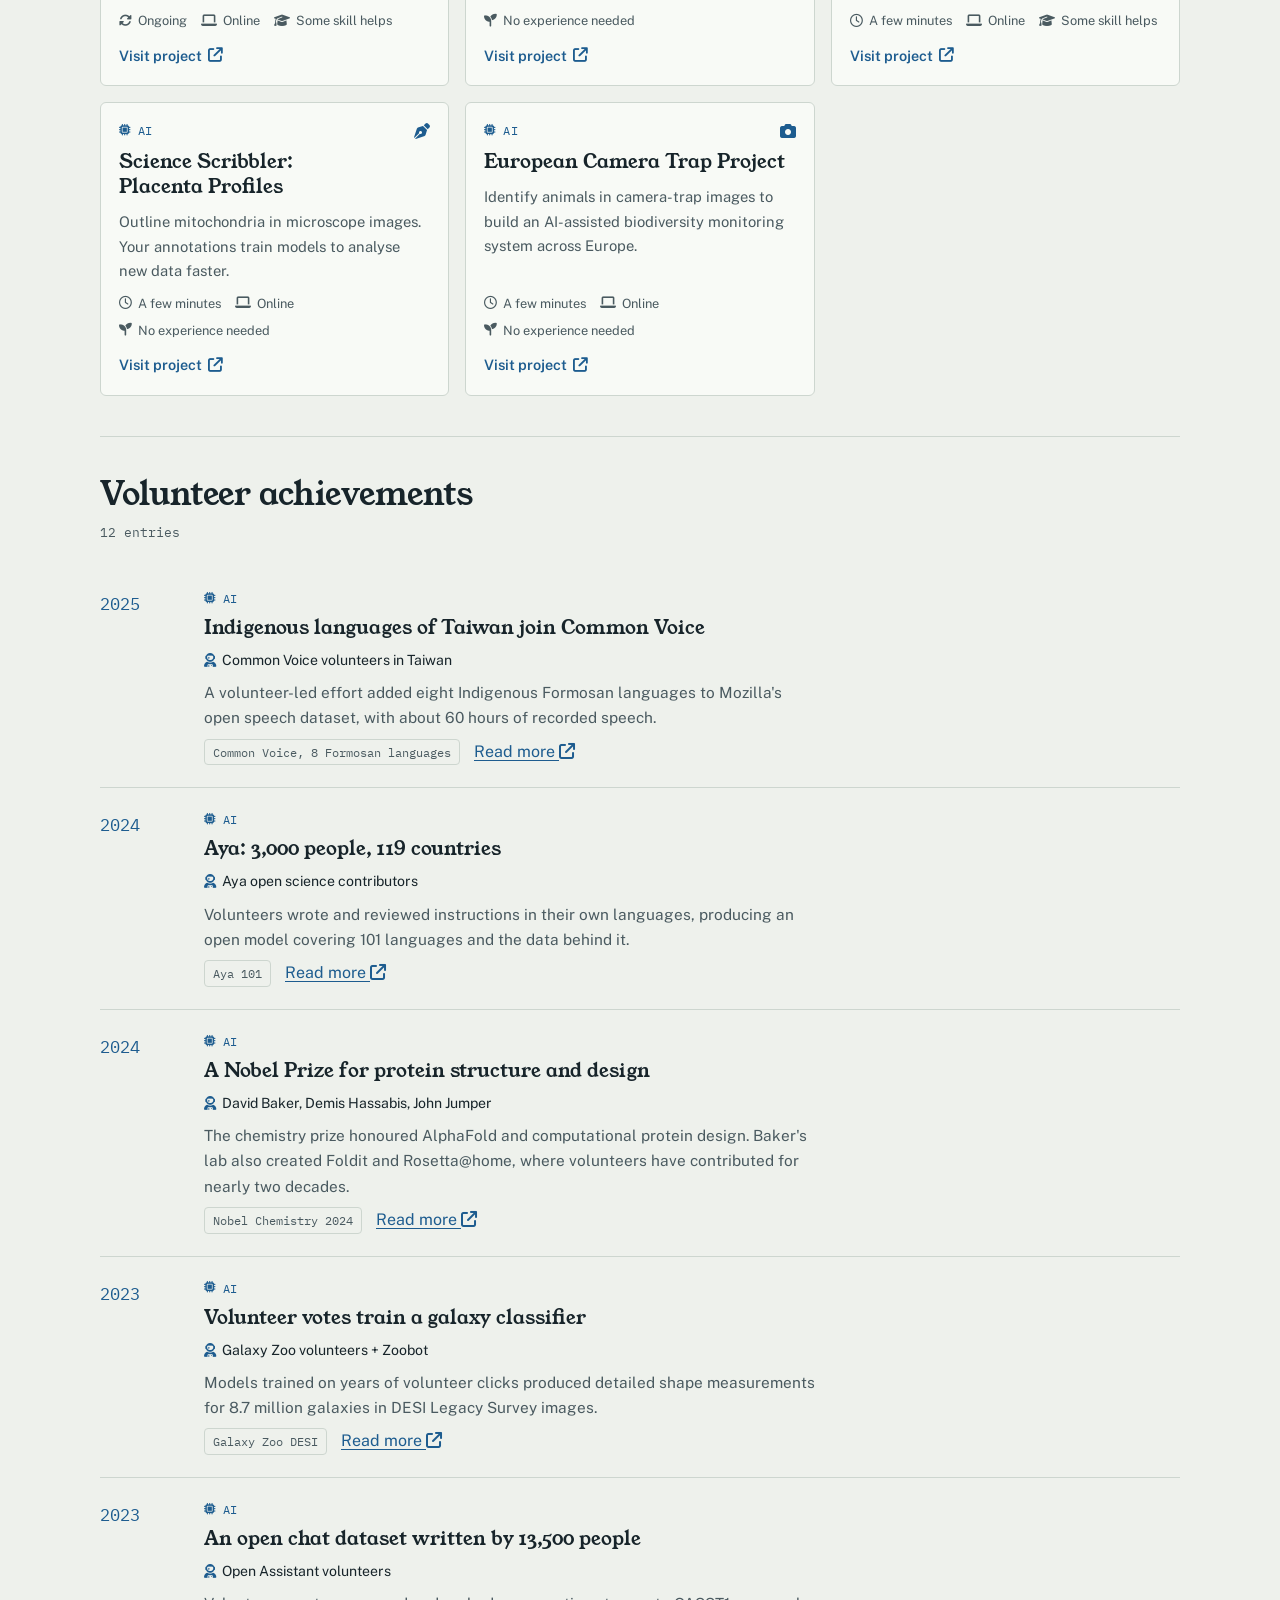
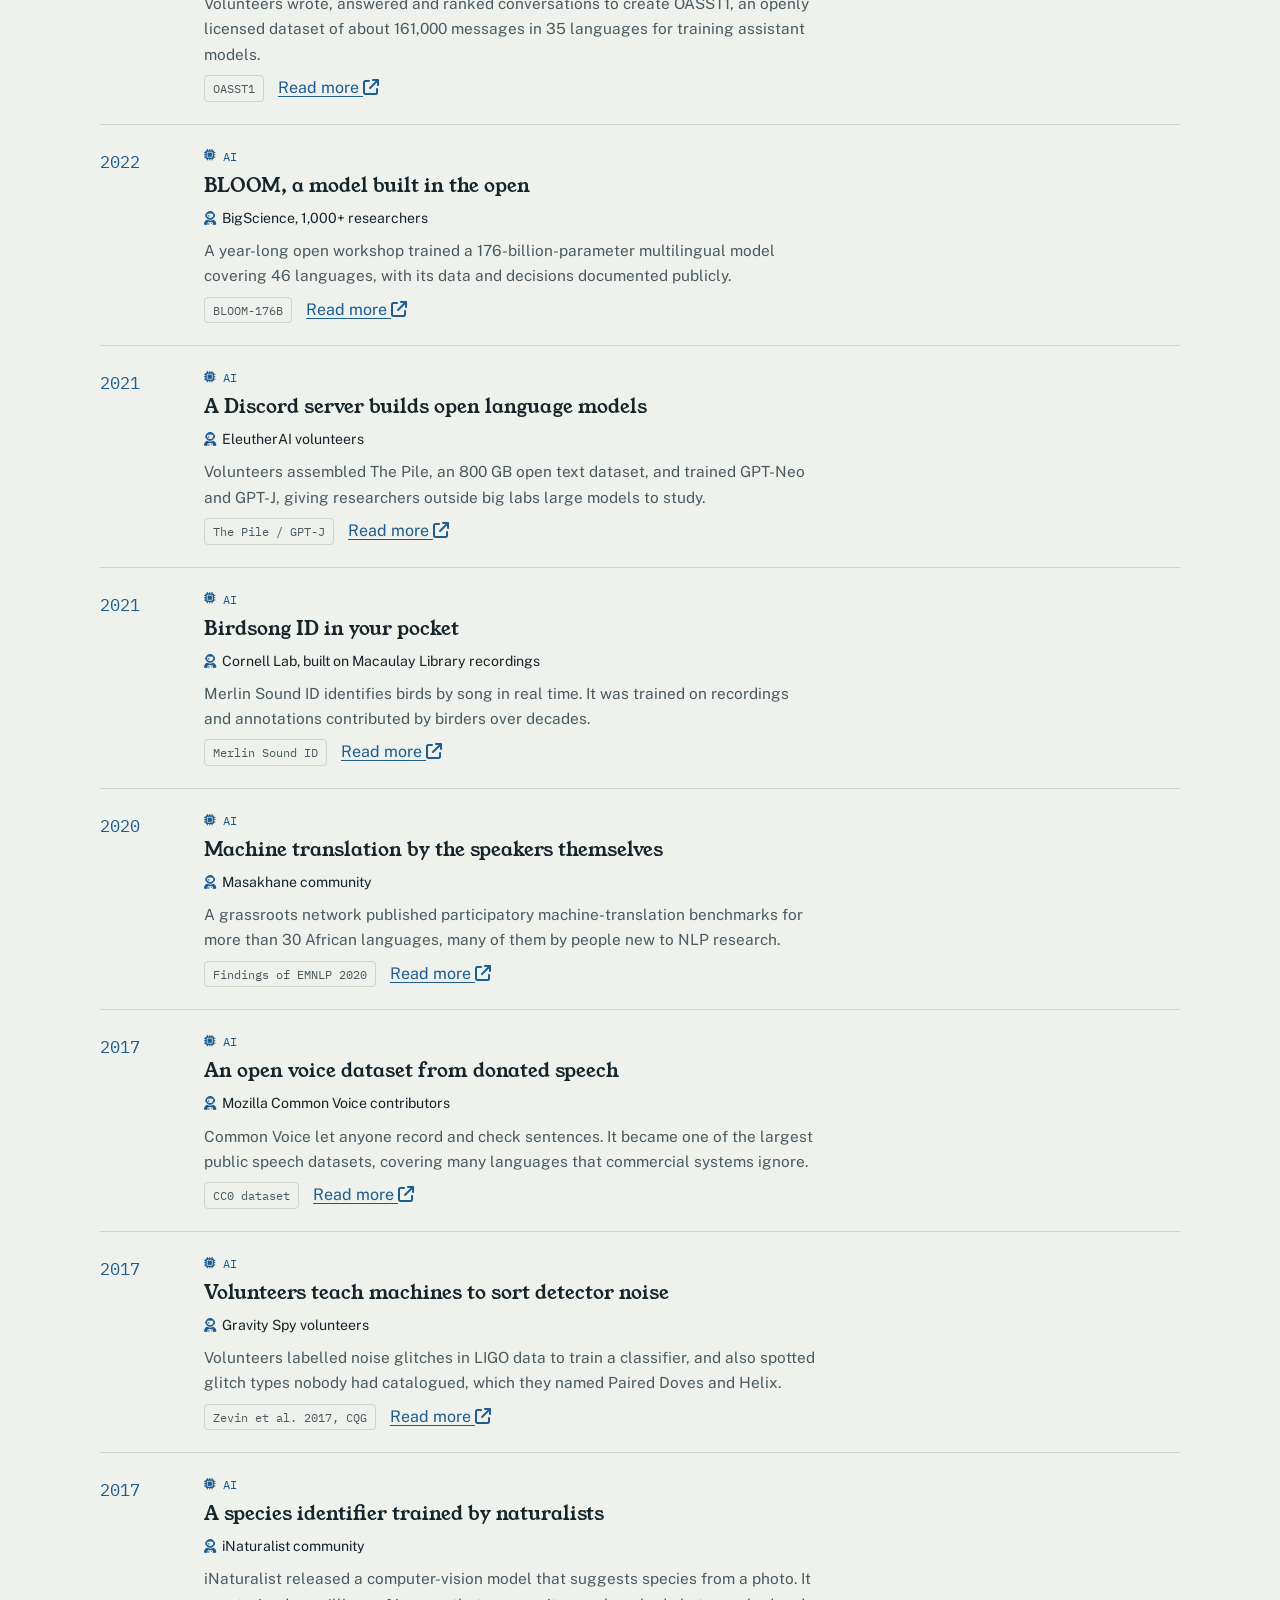
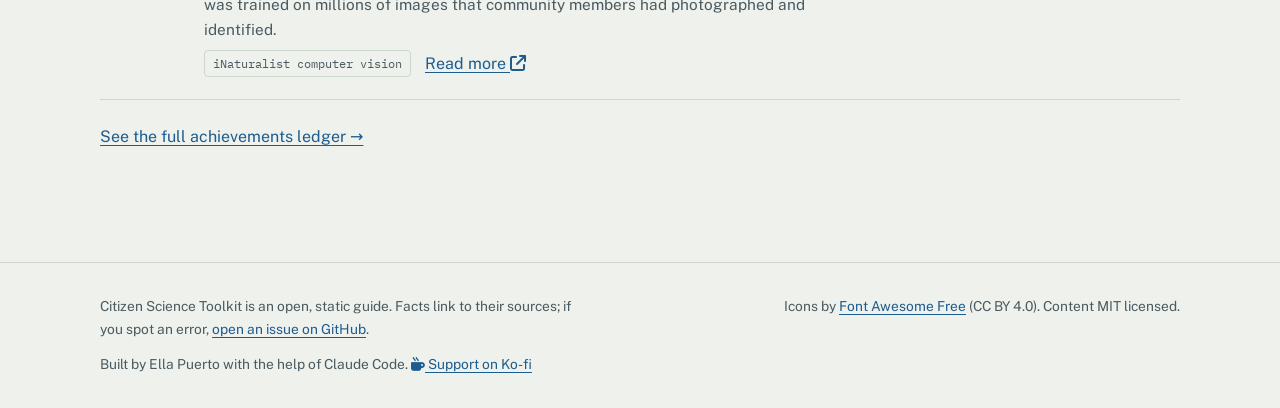
<file: ai.html>
<!doctype html>
<html lang="en">
<head>
  <meta charset="utf-8">
  <meta name="viewport" content="width=device-width, initial-scale=1, viewport-fit=cover">
  <title>AI Citizen Science</title>
  <meta name="description" content="Modern AI learns from data, and much of the best open data comes from volunteers. Communities also build and study models in public, so research doesn&#x27;t depend on a few large labs.">
  <link rel="icon" href="data:image/svg+xml,%3Csvg xmlns='http://www.w3.org/2000/svg' viewBox='0 0 32 32'%3E%3Ccircle cx='13' cy='13' r='8' fill='none' stroke='%231d5c8f' stroke-width='3'/%3E%3Cpath d='M19 19l8 8' stroke='%231d5c8f' stroke-width='3' stroke-linecap='round'/%3E%3C/svg%3E">
  <link rel="preconnect" href="https://fonts.googleapis.com">
  <link rel="preconnect" href="https://fonts.gstatic.com" crossorigin>
  <link rel="stylesheet" href="https://fonts.googleapis.com/css2?family=IBM+Plex+Mono:wght@400;500;600&family=Public+Sans:ital,wght@0,400;0,500;0,600;1,400&family=Young+Serif&display=swap">
  <!-- Icons: Font Awesome Free 6 (icons CC BY 4.0, https://fontawesome.com/license/free) -->
  <link rel="stylesheet" href="https://cdnjs.cloudflare.com/ajax/libs/font-awesome/6.5.2/css/all.min.css">
  <link rel="stylesheet" href="assets/css/style.css?v=20261011">
  <script src="assets/js/data.js?v=20261011"></script>
  <script src="assets/js/main.js?v=20261011"></script>
</head>
<body>
  <a class="skip" href="#main">Skip to content</a>
  <header class="site-header">
    <div class="wrap">
      <a class="brand" href="index.html"><i class="fa-solid fa-magnifying-glass-chart" aria-hidden="true"></i>Citizen Science Toolkit</a>
      <button class="theme-btn" type="button" aria-label="Toggle theme"><i class="fa-solid fa-moon"></i></button>
      <button class="theme-btn menu-btn" type="button" aria-label="Menu" aria-expanded="false"><i class="fa-solid fa-bars" aria-hidden="true"></i></button>
      <nav class="nav" aria-label="Main">
        <a href="index.html"><i class="fa-solid fa-house" aria-hidden="true"></i>Home</a>
        <a href="basics.html"><i class="fa-solid fa-book" aria-hidden="true"></i>Basics</a>
        <a href="astronomy.html"><i class="fa-solid fa-star-half-stroke" aria-hidden="true"></i>Astronomy</a>
        <a href="biology.html"><i class="fa-solid fa-dna" aria-hidden="true"></i>Biology</a>
        <a href="mathematics.html"><i class="fa-solid fa-square-root-variable" aria-hidden="true"></i>Mathematics</a>
        <a href="ai.html"><i class="fa-solid fa-microchip" aria-hidden="true"></i>AI</a>
        <a href="projects.html"><i class="fa-solid fa-compass" aria-hidden="true"></i>Projects</a>
        <a href="achievements.html"><i class="fa-solid fa-trophy" aria-hidden="true"></i>Achievements</a>
      </nav>
    </div>
  </header>
  <main id="main" class="wrap">
<header class="page-head field-head f-ai">
  <i class="big-ic fa-solid fa-microchip" aria-hidden="true"></i>
  <span class="eyebrow">Field guide · AI</span>
  <h1>AI</h1>
  <p class="lede">Modern AI learns from data, and much of the best open data comes from volunteers. Communities also build and study models in public, so research doesn't depend on a few large labs.</p>
</header>

<section class="section">
  <header><h2>Why volunteers matter here</h2></header>
  <div class="grid-3">
<div class="info"><h3><i class="fa-solid fa-language" aria-hidden="true"></i>Languages left behind</h3><p>Most of the world's languages have little digital text or speech. Native speakers are the only people who can fix that.</p></div>
<div class="info"><h3><i class="fa-solid fa-tags" aria-hidden="true"></i>Good labels make good models</h3><p>Volunteer classifications from Galaxy Zoo, iNaturalist and camera-trap projects become training data for science-ready models.</p></div>
<div class="info"><h3><i class="fa-solid fa-scale-balanced" aria-hidden="true"></i>Openness and accountability</h3><p>Open datasets and models let anyone check for bias, test claims and build tools for their own community.</p></div>
  </div>
</section>

<section class="section">
  <header><h2>What you need</h2></header>
  <div class="prose"><ul><li>A browser and a microphone for Common Voice.</li><li>Any language you speak well, including regional and minority languages.</li><li>Python and a free notebook service for hands-on experiments.</li><li>A Discord or Slack account to join open research communities.</li></ul></div>
</section>

<section class="section" data-projects="ai">
  <header><h2>Projects to join</h2><span class="count"></span></header>
  <div class="filters" role="group" aria-label="Filter by time">
    <span class="lbl">Time</span>
    <button class="chip" data-key="time" data-value="all" aria-pressed="true">Any</button>
    <button class="chip" data-key="time" data-value="minutes" aria-pressed="false"><i class="fa-regular fa-clock" aria-hidden="true"></i>Minutes</button>
    <button class="chip" data-key="time" data-value="hours" aria-pressed="false"><i class="fa-solid fa-hourglass-half" aria-hidden="true"></i>Hours</button>
    <button class="chip" data-key="time" data-value="ongoing" aria-pressed="false"><i class="fa-solid fa-rotate" aria-hidden="true"></i>Ongoing</button>
  </div>
  <div class="projects"></div>
</section>

<section class="section" data-ledger="ai">
  <header><h2>Volunteer achievements</h2><span class="count"></span></header>
  <ol class="ledger"></ol>
  <p><a href="achievements.html">See the full achievements ledger →</a></p>
</section>

  </main>
  <footer class="site-footer">
    <div class="wrap">
      <p>Citizen Science Toolkit is an open, static guide. Facts link to their sources; if you spot an error, <a href="https://github.com/eagnespuerto/citizen-science-toolkit/issues" target="_blank" rel="noopener">open an issue on GitHub</a>.</p>
      <p>Icons by <a href="https://fontawesome.com" target="_blank" rel="noopener">Font Awesome Free</a> (CC BY 4.0). Content MIT licensed.</p>
      <p>Built by Ella Puerto with the help of Claude Code. <a href="https://ko-fi.com/eagnespuerto" target="_blank" rel="noopener"><i class="fa-solid fa-mug-hot" aria-hidden="true"></i> Support on Ko-fi</a></p>
    </div>
  </footer>
</body>
</html>
</file>
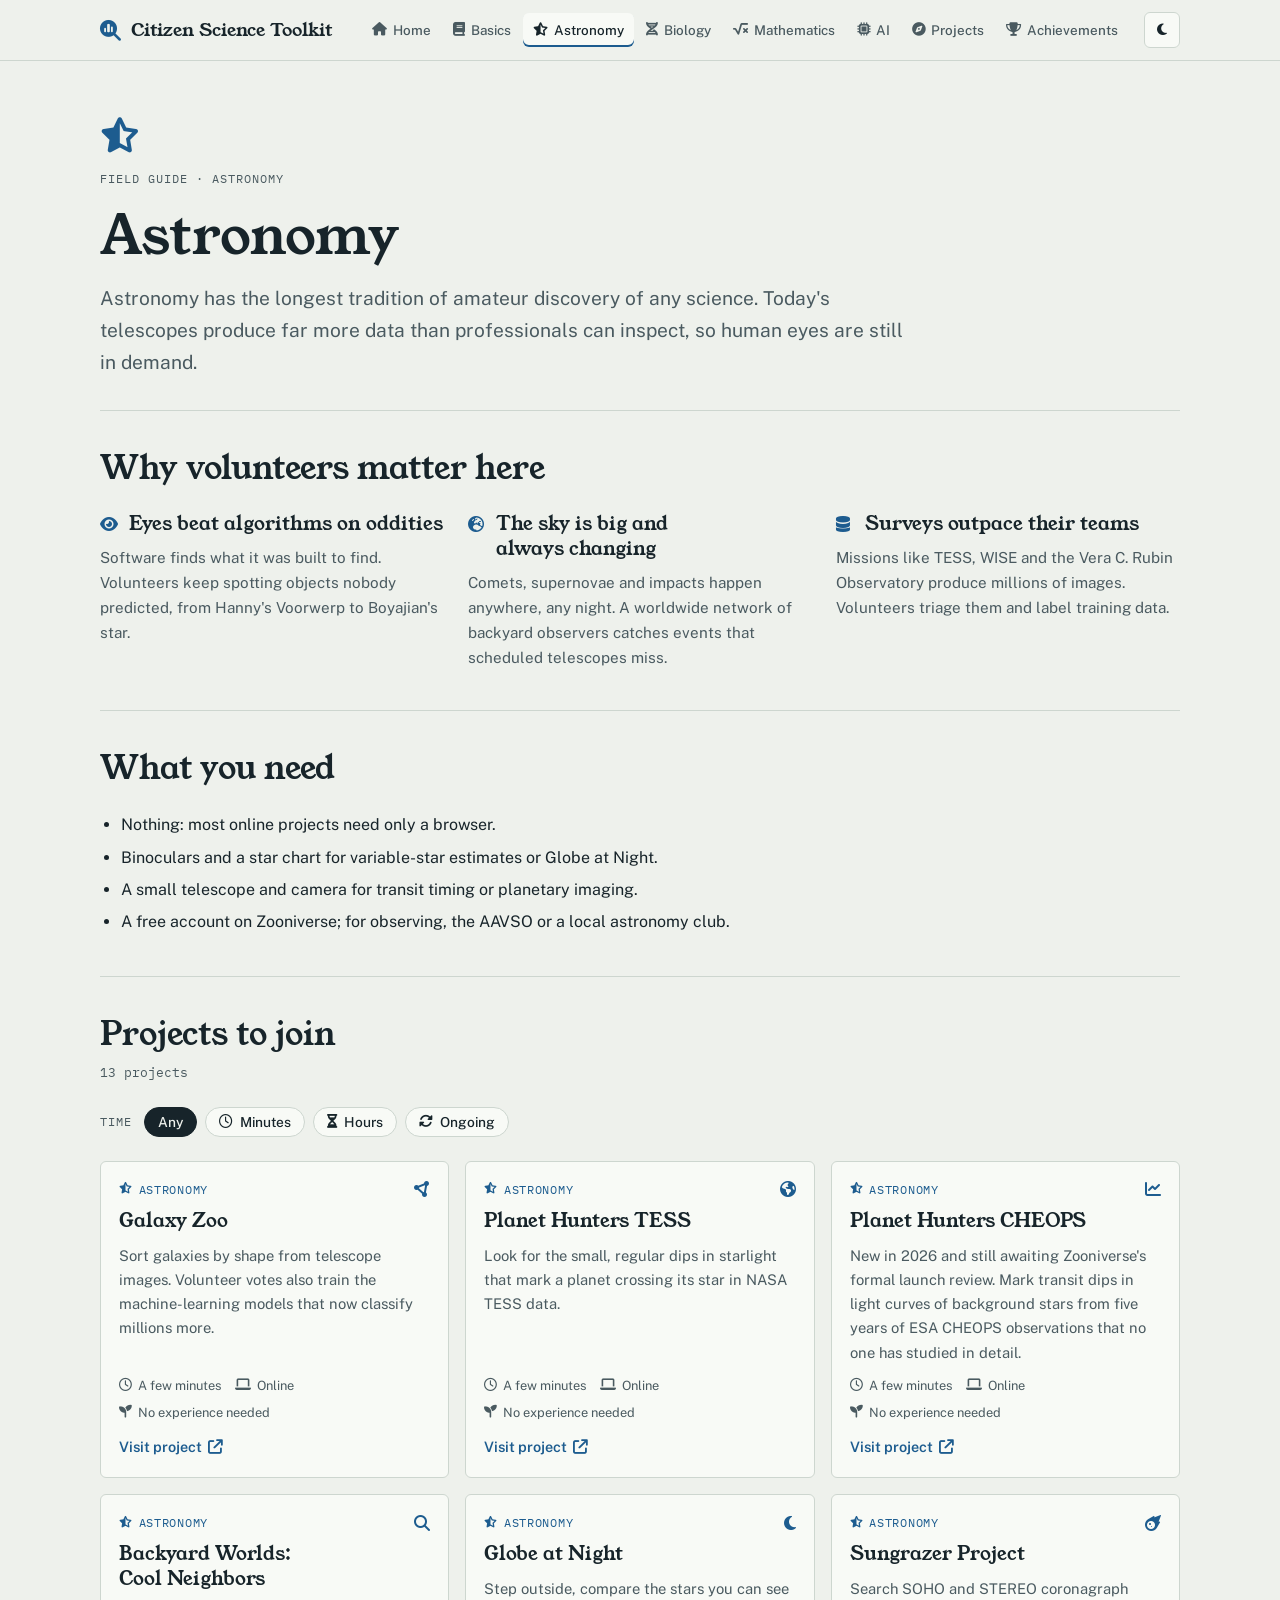
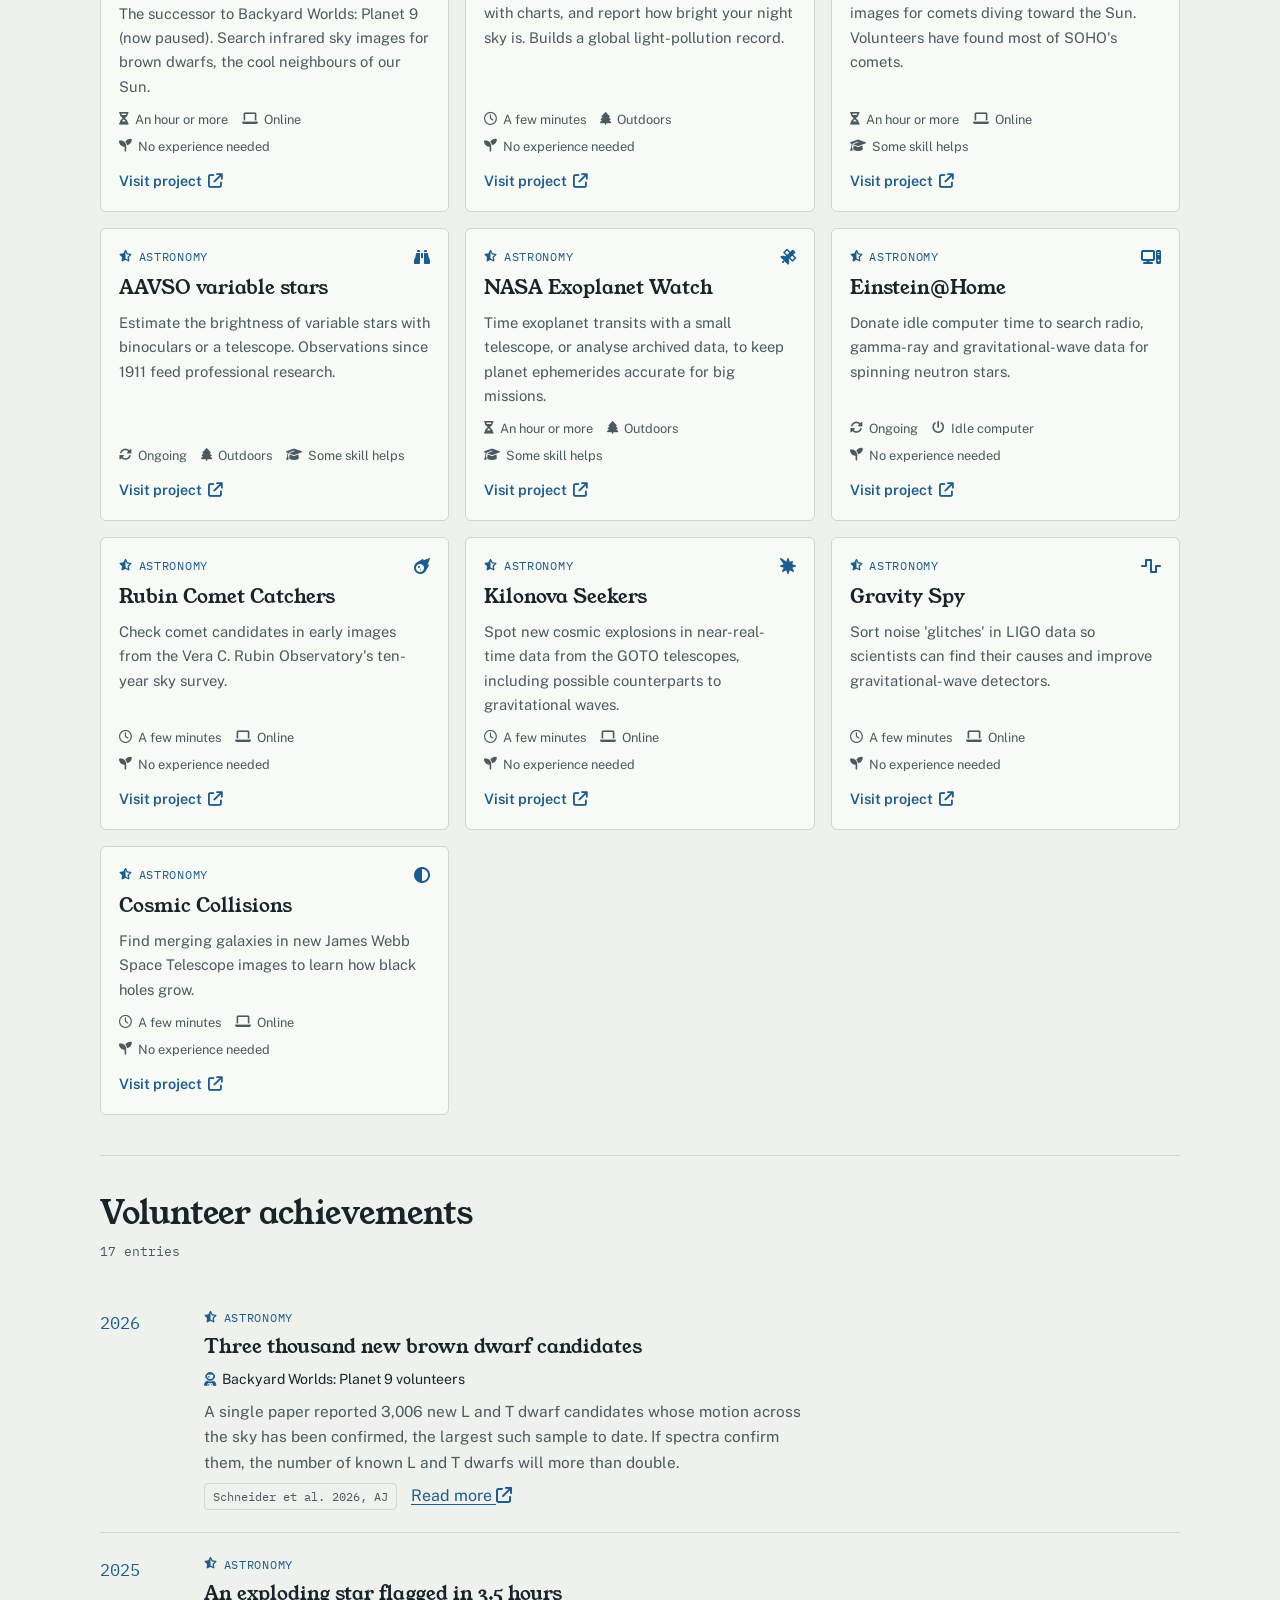
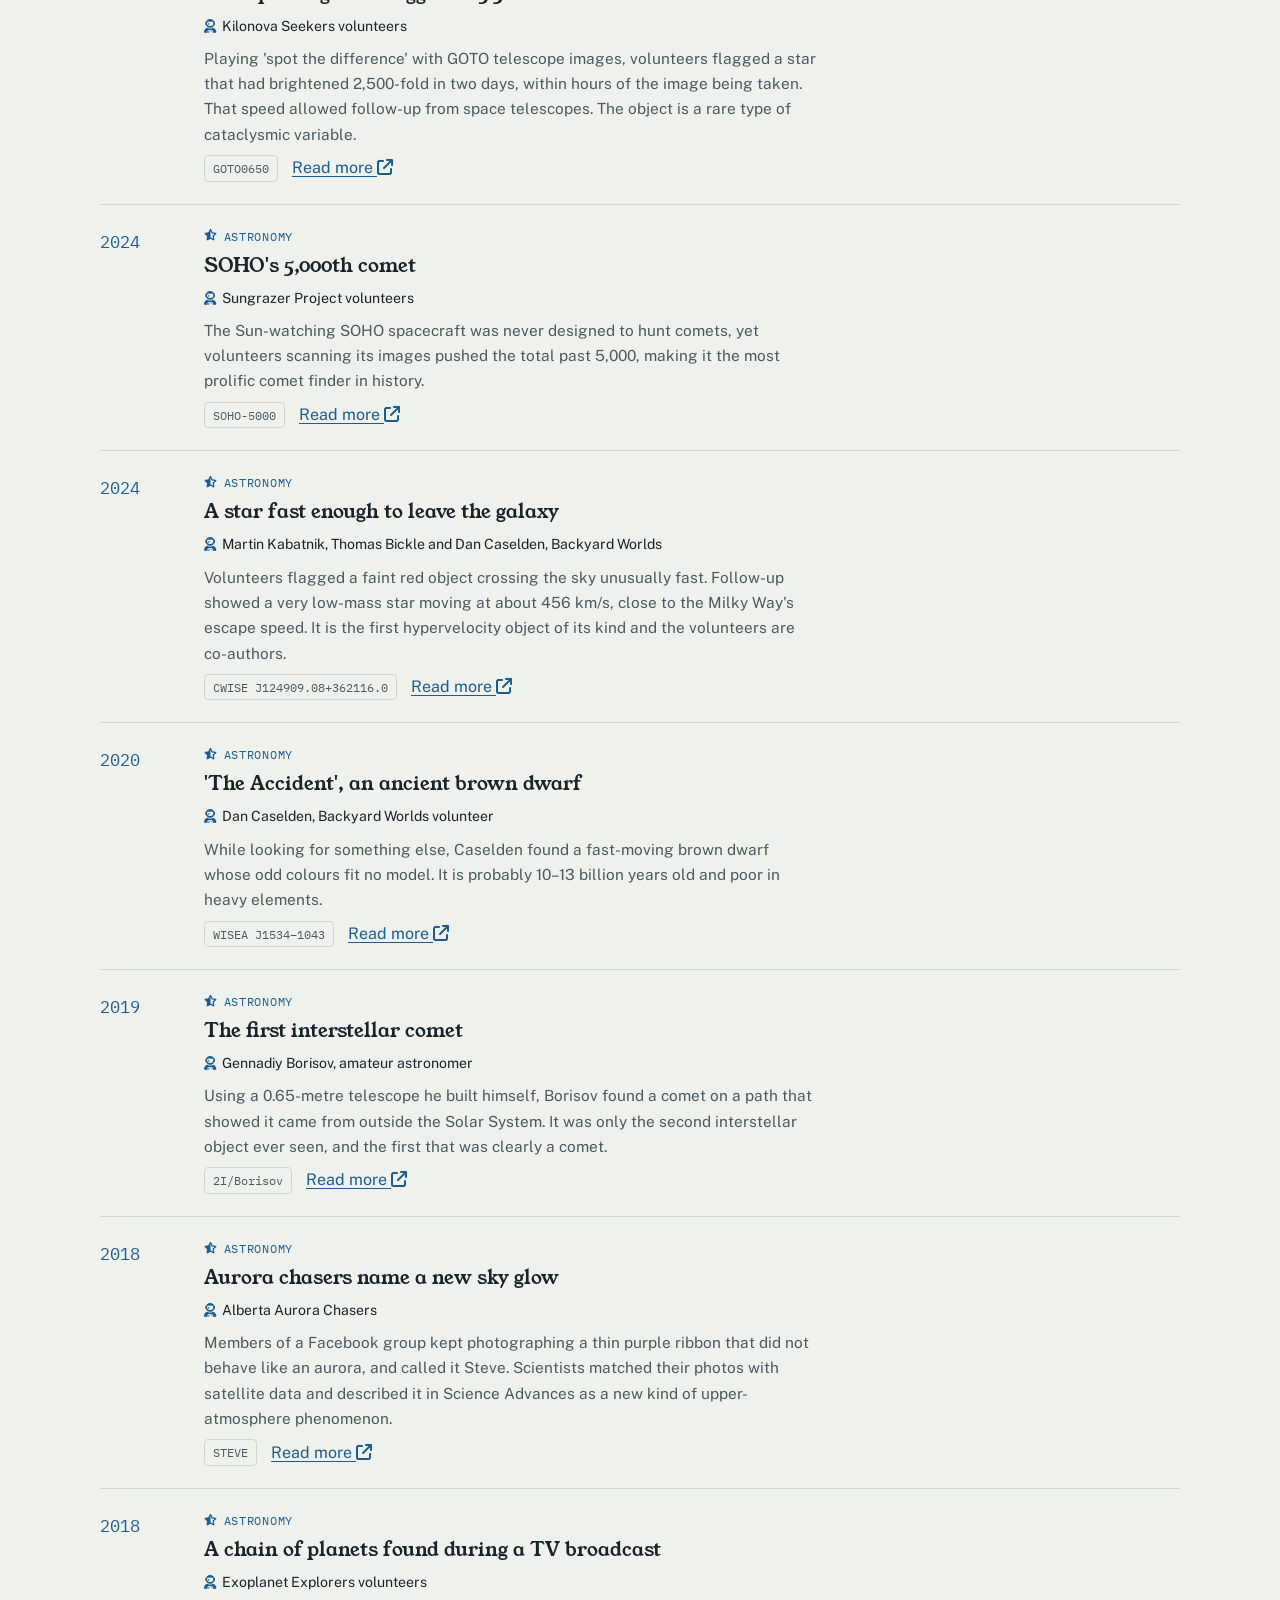
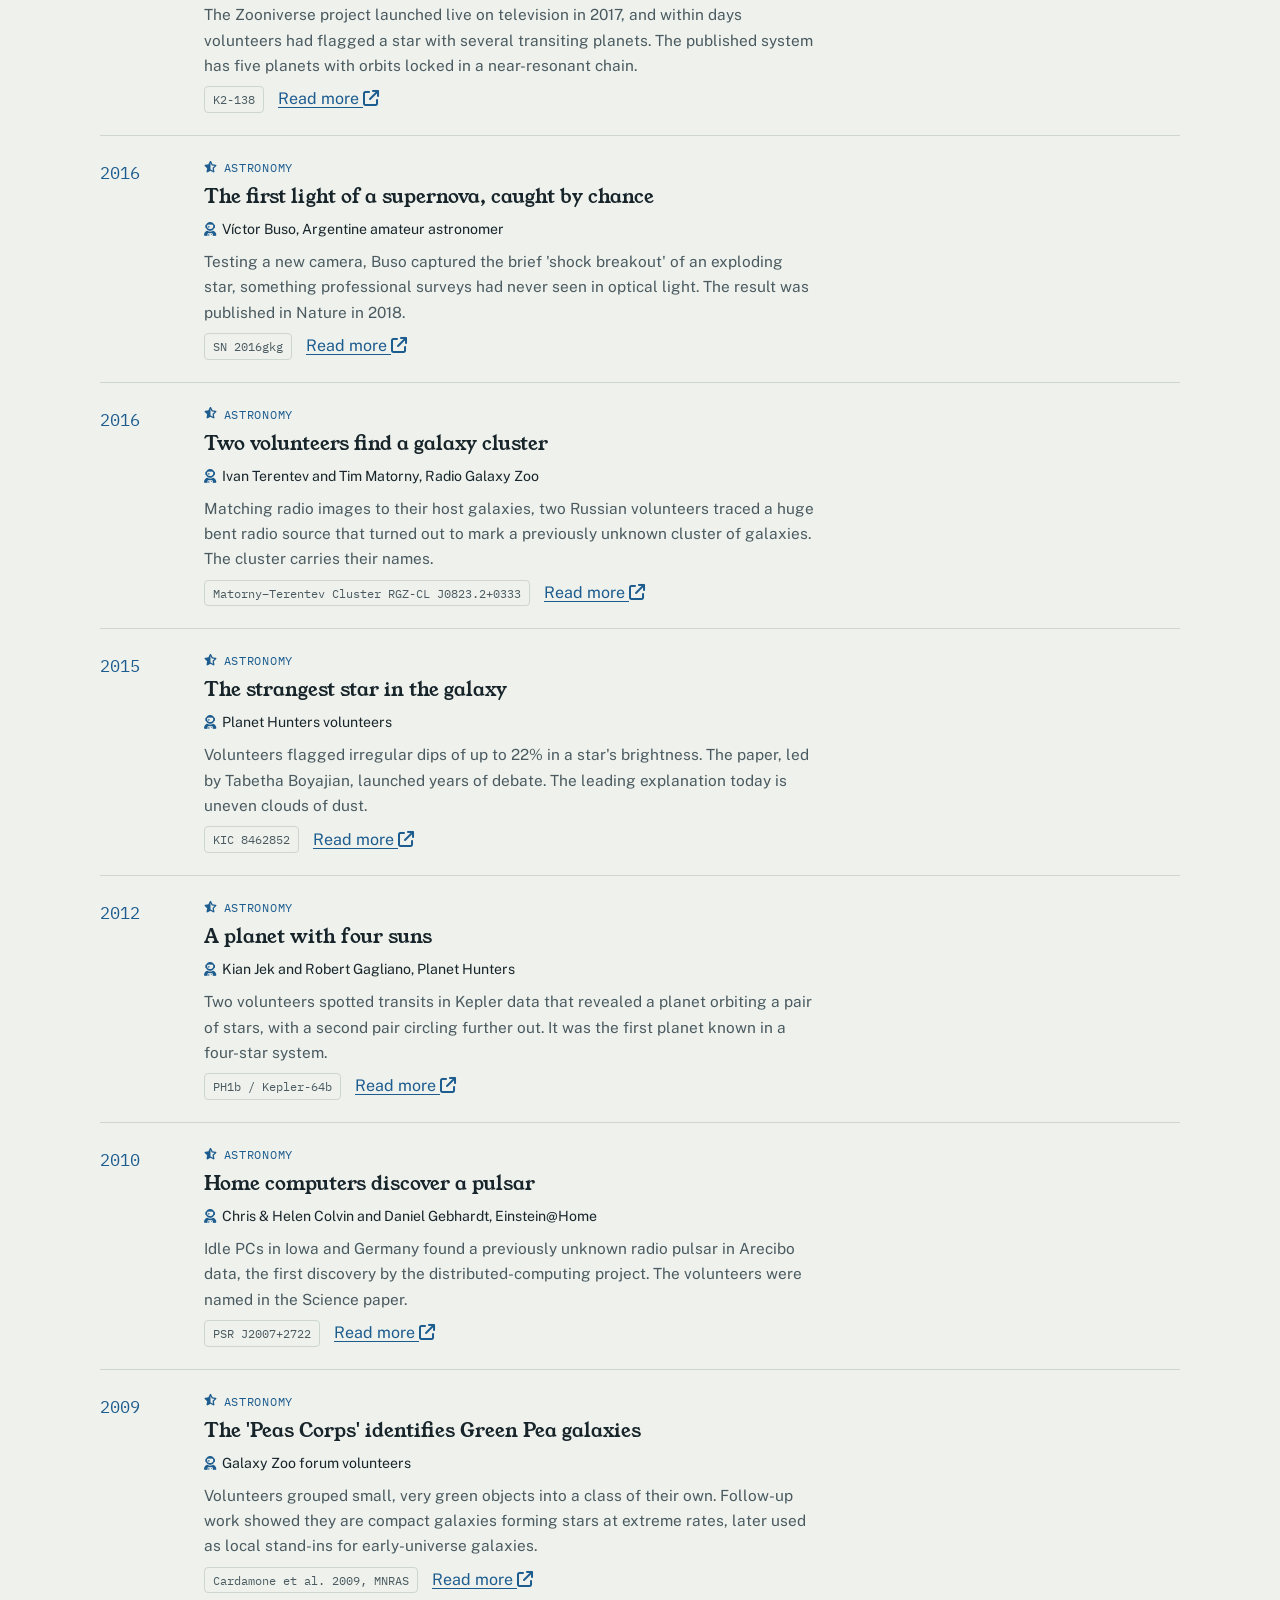
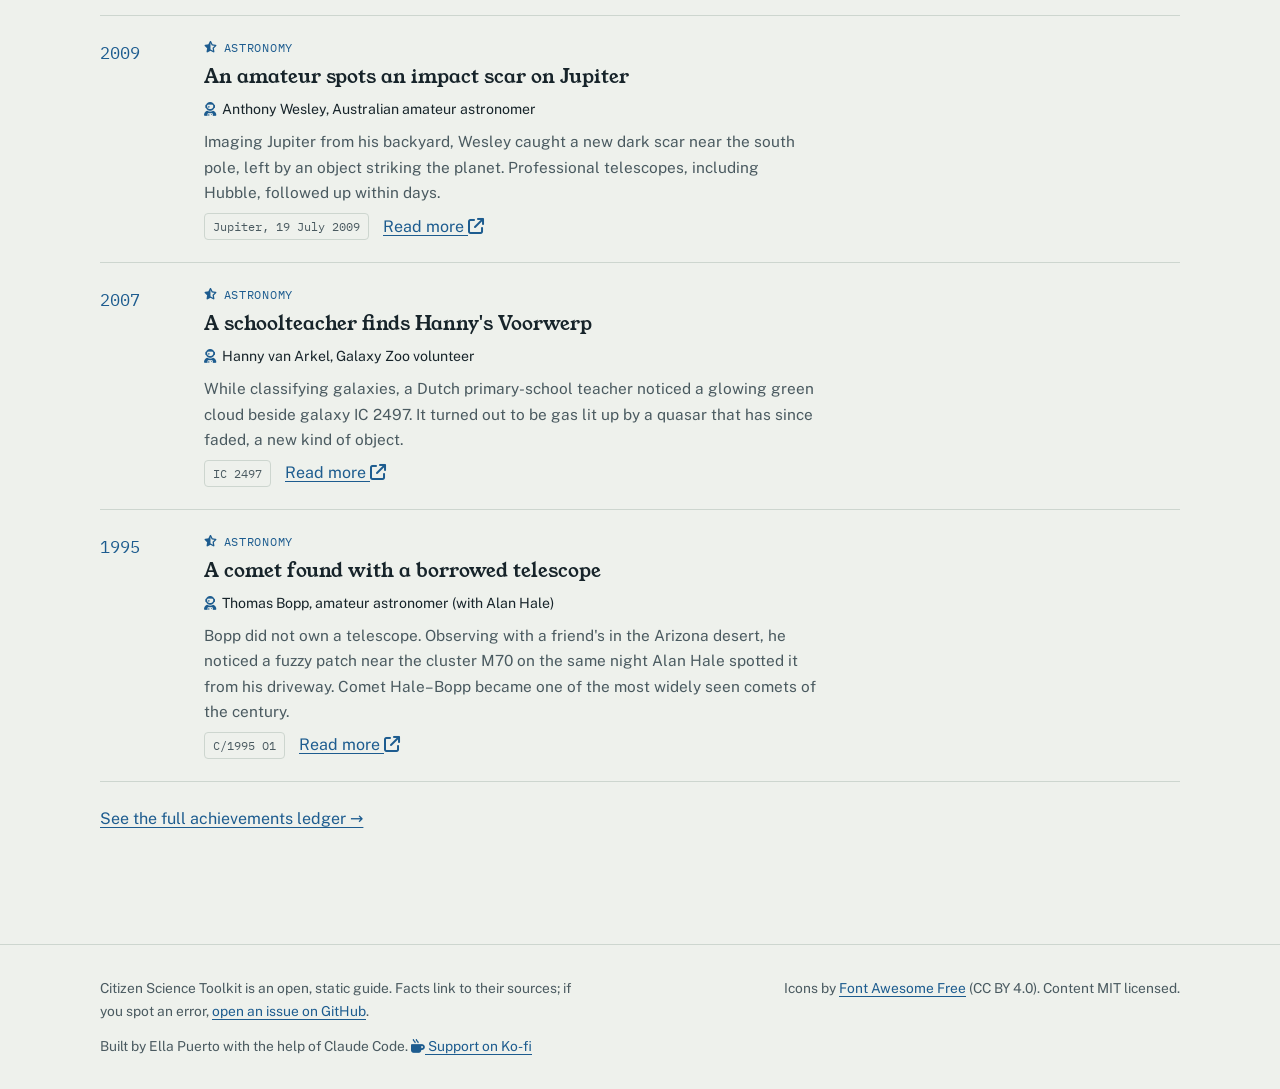
<file: astronomy.html>
<!doctype html>
<html lang="en">
<head>
  <meta charset="utf-8">
  <meta name="viewport" content="width=device-width, initial-scale=1, viewport-fit=cover">
  <title>Astronomy Citizen Science</title>
  <meta name="description" content="Astronomy has the longest tradition of amateur discovery of any science. Today&#x27;s telescopes produce far more data than professionals can inspect, so human eyes are still in demand.">
  <link rel="icon" href="data:image/svg+xml,%3Csvg xmlns='http://www.w3.org/2000/svg' viewBox='0 0 32 32'%3E%3Ccircle cx='13' cy='13' r='8' fill='none' stroke='%231d5c8f' stroke-width='3'/%3E%3Cpath d='M19 19l8 8' stroke='%231d5c8f' stroke-width='3' stroke-linecap='round'/%3E%3C/svg%3E">
  <link rel="preconnect" href="https://fonts.googleapis.com">
  <link rel="preconnect" href="https://fonts.gstatic.com" crossorigin>
  <link rel="stylesheet" href="https://fonts.googleapis.com/css2?family=IBM+Plex+Mono:wght@400;500;600&family=Public+Sans:ital,wght@0,400;0,500;0,600;1,400&family=Young+Serif&display=swap">
  <!-- Icons: Font Awesome Free 6 (icons CC BY 4.0, https://fontawesome.com/license/free) -->
  <link rel="stylesheet" href="https://cdnjs.cloudflare.com/ajax/libs/font-awesome/6.5.2/css/all.min.css">
  <link rel="stylesheet" href="assets/css/style.css?v=20261011">
  <script src="assets/js/data.js?v=20261011"></script>
  <script src="assets/js/main.js?v=20261011"></script>
</head>
<body>
  <a class="skip" href="#main">Skip to content</a>
  <header class="site-header">
    <div class="wrap">
      <a class="brand" href="index.html"><i class="fa-solid fa-magnifying-glass-chart" aria-hidden="true"></i>Citizen Science Toolkit</a>
      <button class="theme-btn" type="button" aria-label="Toggle theme"><i class="fa-solid fa-moon"></i></button>
      <button class="theme-btn menu-btn" type="button" aria-label="Menu" aria-expanded="false"><i class="fa-solid fa-bars" aria-hidden="true"></i></button>
      <nav class="nav" aria-label="Main">
        <a href="index.html"><i class="fa-solid fa-house" aria-hidden="true"></i>Home</a>
        <a href="basics.html"><i class="fa-solid fa-book" aria-hidden="true"></i>Basics</a>
        <a href="astronomy.html"><i class="fa-solid fa-star-half-stroke" aria-hidden="true"></i>Astronomy</a>
        <a href="biology.html"><i class="fa-solid fa-dna" aria-hidden="true"></i>Biology</a>
        <a href="mathematics.html"><i class="fa-solid fa-square-root-variable" aria-hidden="true"></i>Mathematics</a>
        <a href="ai.html"><i class="fa-solid fa-microchip" aria-hidden="true"></i>AI</a>
        <a href="projects.html"><i class="fa-solid fa-compass" aria-hidden="true"></i>Projects</a>
        <a href="achievements.html"><i class="fa-solid fa-trophy" aria-hidden="true"></i>Achievements</a>
      </nav>
    </div>
  </header>
  <main id="main" class="wrap">
<header class="page-head field-head f-astronomy">
  <i class="big-ic fa-solid fa-star-half-stroke" aria-hidden="true"></i>
  <span class="eyebrow">Field guide · Astronomy</span>
  <h1>Astronomy</h1>
  <p class="lede">Astronomy has the longest tradition of amateur discovery of any science. Today's telescopes produce far more data than professionals can inspect, so human eyes are still in demand.</p>
</header>

<section class="section">
  <header><h2>Why volunteers matter here</h2></header>
  <div class="grid-3">
<div class="info"><h3><i class="fa-solid fa-eye" aria-hidden="true"></i>Eyes beat algorithms on oddities</h3><p>Software finds what it was built to find. Volunteers keep spotting objects nobody predicted, from Hanny's Voorwerp to Boyajian's star.</p></div>
<div class="info"><h3><i class="fa-solid fa-earth-europe" aria-hidden="true"></i>The sky is big and always changing</h3><p>Comets, supernovae and impacts happen anywhere, any night. A worldwide network of backyard observers catches events that scheduled telescopes miss.</p></div>
<div class="info"><h3><i class="fa-solid fa-database" aria-hidden="true"></i>Surveys outpace their teams</h3><p>Missions like TESS, WISE and the Vera C. Rubin Observatory produce millions of images. Volunteers triage them and label training data.</p></div>
  </div>
</section>

<section class="section">
  <header><h2>What you need</h2></header>
  <div class="prose"><ul><li>Nothing: most online projects need only a browser.</li><li>Binoculars and a star chart for variable-star estimates or Globe at Night.</li><li>A small telescope and camera for transit timing or planetary imaging.</li><li>A free account on Zooniverse; for observing, the AAVSO or a local astronomy club.</li></ul></div>
</section>

<section class="section" data-projects="astronomy">
  <header><h2>Projects to join</h2><span class="count"></span></header>
  <div class="filters" role="group" aria-label="Filter by time">
    <span class="lbl">Time</span>
    <button class="chip" data-key="time" data-value="all" aria-pressed="true">Any</button>
    <button class="chip" data-key="time" data-value="minutes" aria-pressed="false"><i class="fa-regular fa-clock" aria-hidden="true"></i>Minutes</button>
    <button class="chip" data-key="time" data-value="hours" aria-pressed="false"><i class="fa-solid fa-hourglass-half" aria-hidden="true"></i>Hours</button>
    <button class="chip" data-key="time" data-value="ongoing" aria-pressed="false"><i class="fa-solid fa-rotate" aria-hidden="true"></i>Ongoing</button>
  </div>
  <div class="projects"></div>
</section>

<section class="section" data-ledger="astronomy">
  <header><h2>Volunteer achievements</h2><span class="count"></span></header>
  <ol class="ledger"></ol>
  <p><a href="achievements.html">See the full achievements ledger →</a></p>
</section>

  </main>
  <footer class="site-footer">
    <div class="wrap">
      <p>Citizen Science Toolkit is an open, static guide. Facts link to their sources; if you spot an error, <a href="https://github.com/eagnespuerto/citizen-science-toolkit/issues" target="_blank" rel="noopener">open an issue on GitHub</a>.</p>
      <p>Icons by <a href="https://fontawesome.com" target="_blank" rel="noopener">Font Awesome Free</a> (CC BY 4.0). Content MIT licensed.</p>
      <p>Built by Ella Puerto with the help of Claude Code. <a href="https://ko-fi.com/eagnespuerto" target="_blank" rel="noopener"><i class="fa-solid fa-mug-hot" aria-hidden="true"></i> Support on Ko-fi</a></p>
    </div>
  </footer>
</body>
</html>
</file>
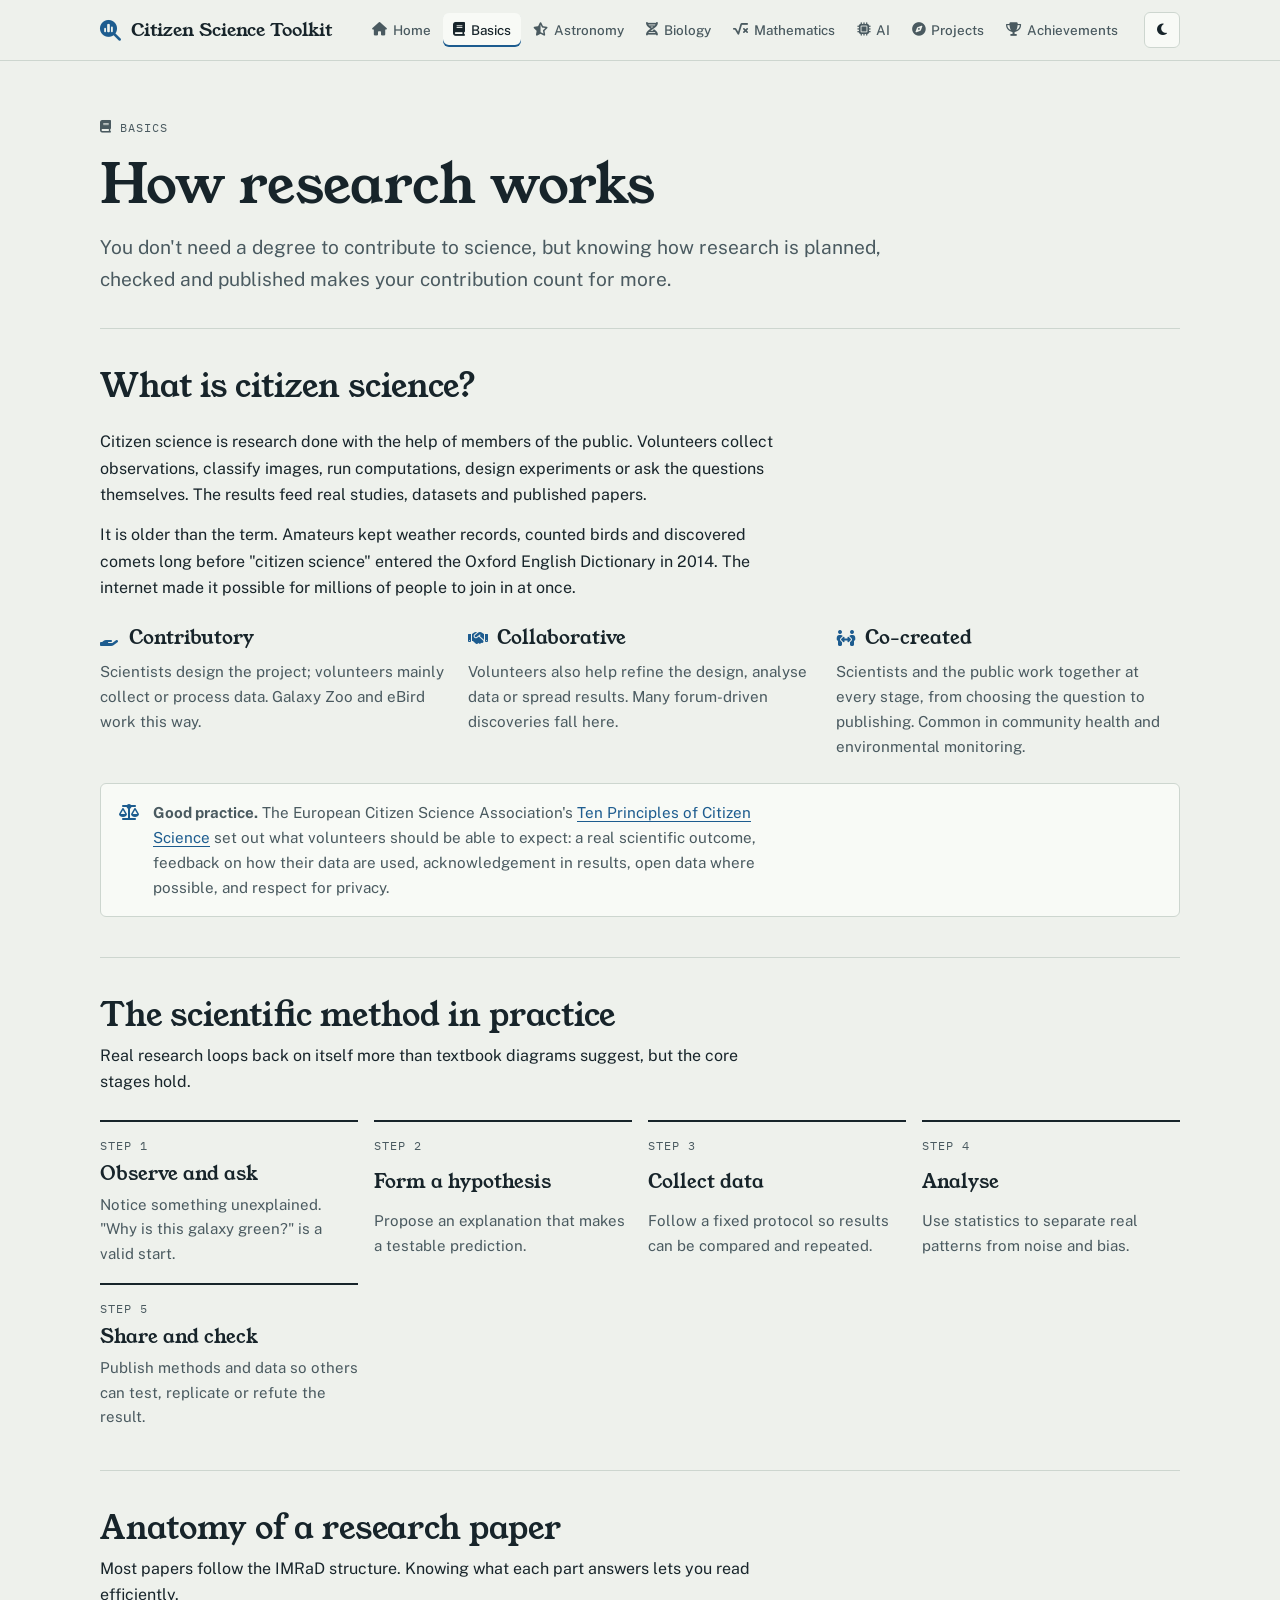
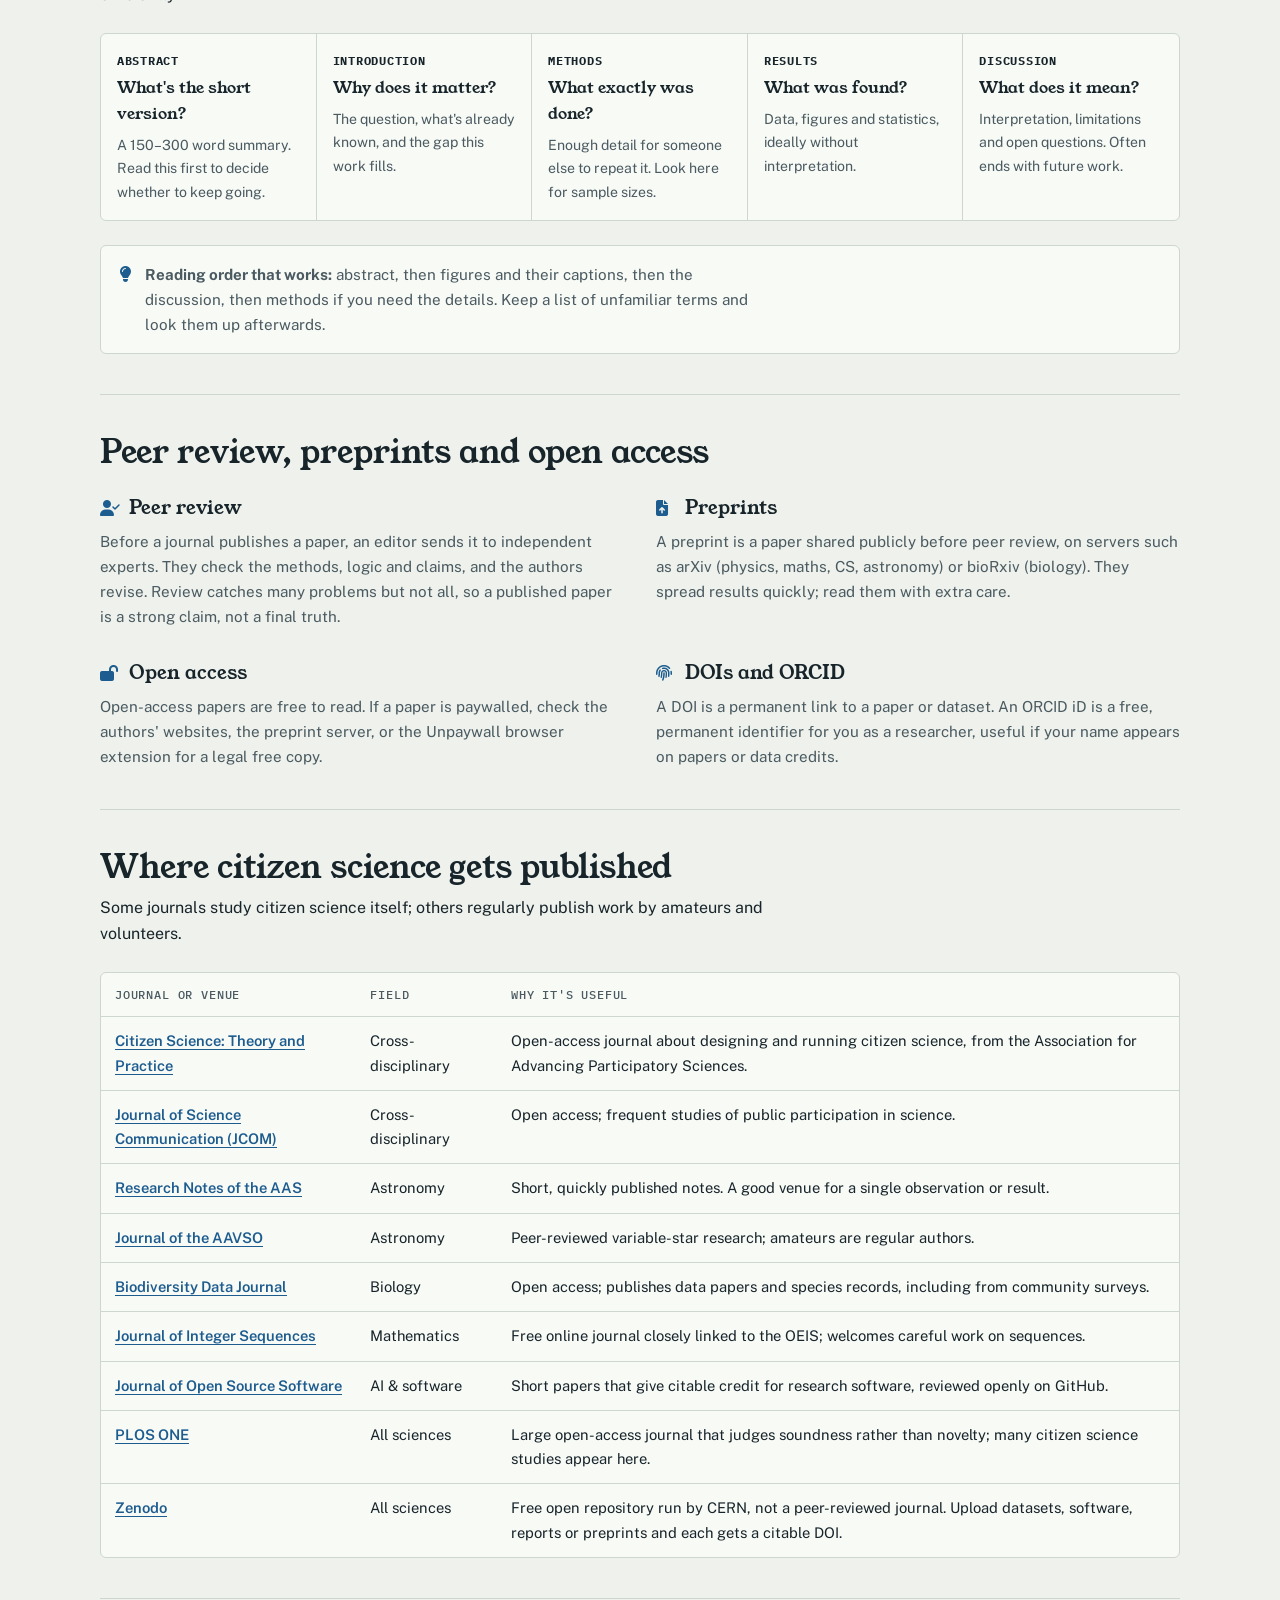
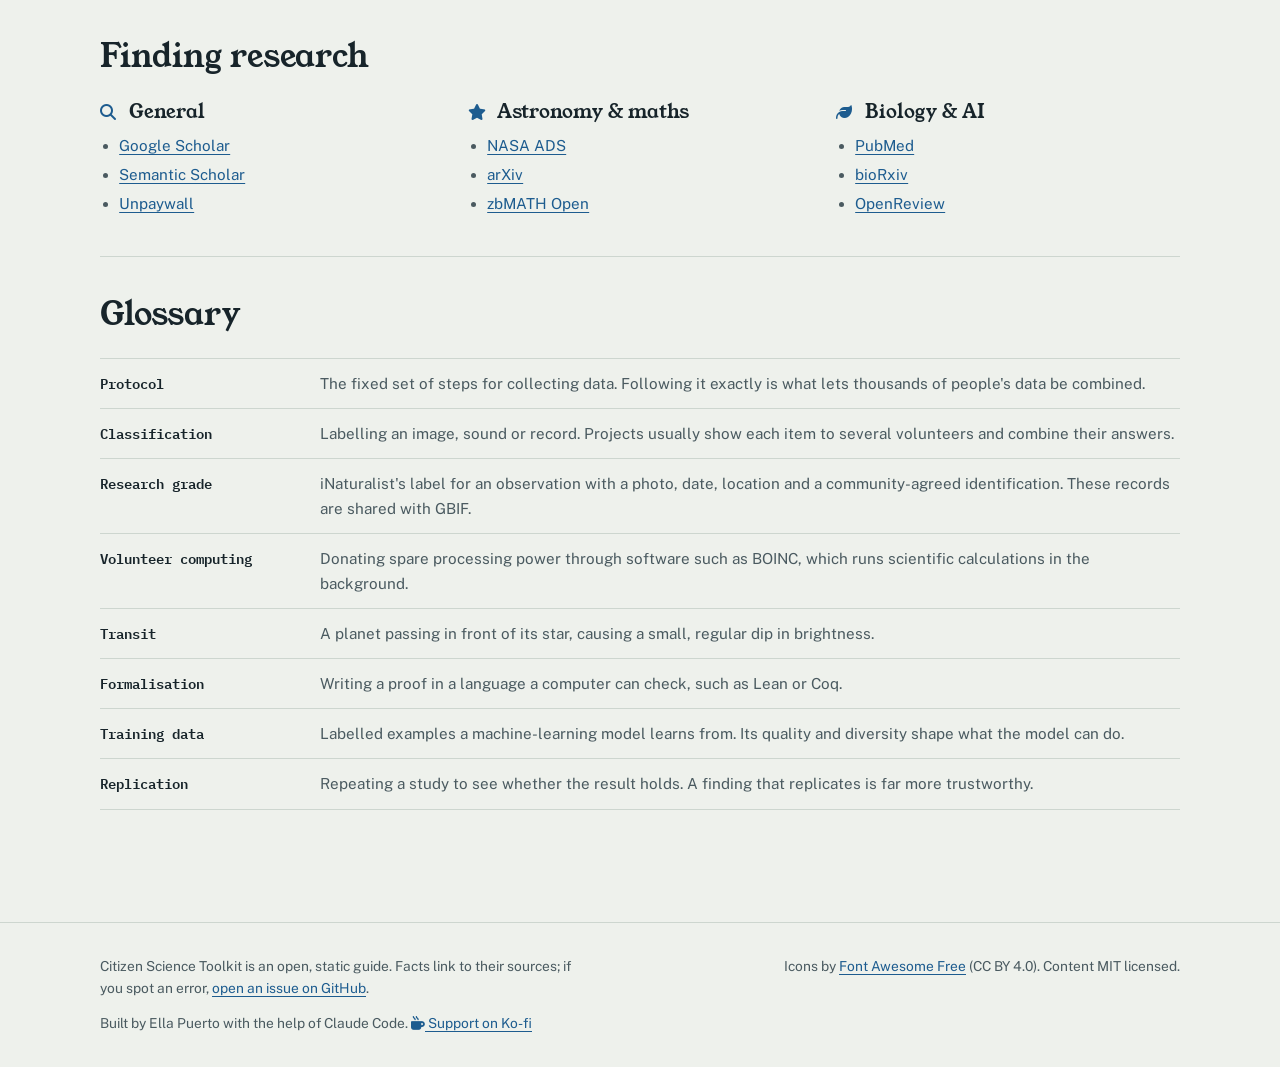
<file: basics.html>
<!doctype html>
<html lang="en">
<head>
  <meta charset="utf-8">
  <meta name="viewport" content="width=device-width, initial-scale=1, viewport-fit=cover">
  <title>Research &amp; Journals Basics</title>
  <meta name="description" content="A plain-language primer on citizen science, the scientific method, reading papers, peer review and where research gets published.">
  <link rel="icon" href="data:image/svg+xml,%3Csvg xmlns='http://www.w3.org/2000/svg' viewBox='0 0 32 32'%3E%3Ccircle cx='13' cy='13' r='8' fill='none' stroke='%231d5c8f' stroke-width='3'/%3E%3Cpath d='M19 19l8 8' stroke='%231d5c8f' stroke-width='3' stroke-linecap='round'/%3E%3C/svg%3E">
  <link rel="preconnect" href="https://fonts.googleapis.com">
  <link rel="preconnect" href="https://fonts.gstatic.com" crossorigin>
  <link rel="stylesheet" href="https://fonts.googleapis.com/css2?family=IBM+Plex+Mono:wght@400;500;600&family=Public+Sans:ital,wght@0,400;0,500;0,600;1,400&family=Young+Serif&display=swap">
  <!-- Icons: Font Awesome Free 6 (icons CC BY 4.0, https://fontawesome.com/license/free) -->
  <link rel="stylesheet" href="https://cdnjs.cloudflare.com/ajax/libs/font-awesome/6.5.2/css/all.min.css">
  <link rel="stylesheet" href="assets/css/style.css?v=20261011">
  <script src="assets/js/data.js?v=20261011"></script>
  <script src="assets/js/main.js?v=20261011"></script>
</head>
<body>
  <a class="skip" href="#main">Skip to content</a>
  <header class="site-header">
    <div class="wrap">
      <a class="brand" href="index.html"><i class="fa-solid fa-magnifying-glass-chart" aria-hidden="true"></i>Citizen Science Toolkit</a>
      <button class="theme-btn" type="button" aria-label="Toggle theme"><i class="fa-solid fa-moon"></i></button>
      <button class="theme-btn menu-btn" type="button" aria-label="Menu" aria-expanded="false"><i class="fa-solid fa-bars" aria-hidden="true"></i></button>
      <nav class="nav" aria-label="Main">
        <a href="index.html"><i class="fa-solid fa-house" aria-hidden="true"></i>Home</a>
        <a href="basics.html"><i class="fa-solid fa-book" aria-hidden="true"></i>Basics</a>
        <a href="astronomy.html"><i class="fa-solid fa-star-half-stroke" aria-hidden="true"></i>Astronomy</a>
        <a href="biology.html"><i class="fa-solid fa-dna" aria-hidden="true"></i>Biology</a>
        <a href="mathematics.html"><i class="fa-solid fa-square-root-variable" aria-hidden="true"></i>Mathematics</a>
        <a href="ai.html"><i class="fa-solid fa-microchip" aria-hidden="true"></i>AI</a>
        <a href="projects.html"><i class="fa-solid fa-compass" aria-hidden="true"></i>Projects</a>
        <a href="achievements.html"><i class="fa-solid fa-trophy" aria-hidden="true"></i>Achievements</a>
      </nav>
    </div>
  </header>
  <main id="main" class="wrap">
<header class="page-head">
  <span class="eyebrow"><i class="fa-solid fa-book" aria-hidden="true"></i>Basics</span>
  <h1>How research works</h1>
  <p class="lede">You don't need a degree to contribute to science, but knowing how research is planned, checked and published makes your contribution count for more.</p>
</header>

<section class="section" id="what">
  <header><h2>What is citizen science?</h2></header>
  <div class="prose">
    <p>Citizen science is research done with the help of members of the public. Volunteers collect observations, classify images, run computations, design experiments or ask the questions themselves. The results feed real studies, datasets and published papers.</p>
    <p>It is older than the term. Amateurs kept weather records, counted birds and discovered comets long before "citizen science" entered the Oxford English Dictionary in 2014. The internet made it possible for millions of people to join in at once.</p>
  </div>
  <div class="grid-3">
    <div class="info">
      <h3><i class="fa-solid fa-hand-holding" aria-hidden="true"></i>Contributory</h3>
      <p>Scientists design the project; volunteers mainly collect or process data. Galaxy Zoo and eBird work this way.</p>
    </div>
    <div class="info">
      <h3><i class="fa-solid fa-handshake" aria-hidden="true"></i>Collaborative</h3>
      <p>Volunteers also help refine the design, analyse data or spread results. Many forum-driven discoveries fall here.</p>
    </div>
    <div class="info">
      <h3><i class="fa-solid fa-people-arrows" aria-hidden="true"></i>Co-created</h3>
      <p>Scientists and the public work together at every stage, from choosing the question to publishing. Common in community health and environmental monitoring.</p>
    </div>
  </div>
  <div class="callout">
    <i class="fa-solid fa-scale-balanced" aria-hidden="true"></i>
    <p><strong>Good practice.</strong> The European Citizen Science Association's <a href="https://www.ecsa.ngo/10-principles/" target="_blank" rel="noopener">Ten Principles of Citizen Science</a> set out what volunteers should be able to expect: a real scientific outcome, feedback on how their data are used, acknowledgement in results, open data where possible, and respect for privacy.</p>
  </div>
</section>

<section class="section" id="method">
  <header><h2>The scientific method in practice</h2>
    <p>Real research loops back on itself more than textbook diagrams suggest, but the core stages hold.</p></header>
  <ol class="steps">
    <li><h3>Observe and ask</h3><p>Notice something unexplained. "Why is this galaxy green?" is a valid start.</p></li>
    <li><h3>Form a hypothesis</h3><p>Propose an explanation that makes a testable prediction.</p></li>
    <li><h3>Collect data</h3><p>Follow a fixed protocol so results can be compared and repeated.</p></li>
    <li><h3>Analyse</h3><p>Use statistics to separate real patterns from noise and bias.</p></li>
    <li><h3>Share and check</h3><p>Publish methods and data so others can test, replicate or refute the result.</p></li>
  </ol>
</section>

<section class="section" id="papers">
  <header><h2>Anatomy of a research paper</h2>
    <p>Most papers follow the IMRaD structure. Knowing what each part answers lets you read efficiently.</p></header>
  <div class="anatomy">
    <div><b>Abstract</b><span class="ask">What's the short version?</span><p>A 150–300 word summary. Read this first to decide whether to keep going.</p></div>
    <div><b>Introduction</b><span class="ask">Why does it matter?</span><p>The question, what's already known, and the gap this work fills.</p></div>
    <div><b>Methods</b><span class="ask">What exactly was done?</span><p>Enough detail for someone else to repeat it. Look here for sample sizes.</p></div>
    <div><b>Results</b><span class="ask">What was found?</span><p>Data, figures and statistics, ideally without interpretation.</p></div>
    <div><b>Discussion</b><span class="ask">What does it mean?</span><p>Interpretation, limitations and open questions. Often ends with future work.</p></div>
  </div>
  <div class="callout">
    <i class="fa-solid fa-lightbulb" aria-hidden="true"></i>
    <p><strong>Reading order that works:</strong> abstract, then figures and their captions, then the discussion, then methods if you need the details. Keep a list of unfamiliar terms and look them up afterwards.</p>
  </div>
</section>

<section class="section" id="peer-review">
  <header><h2>Peer review, preprints and open access</h2></header>
  <div class="grid-2">
    <div class="info">
      <h3><i class="fa-solid fa-user-check" aria-hidden="true"></i>Peer review</h3>
      <p>Before a journal publishes a paper, an editor sends it to independent experts. They check the methods, logic and claims, and the authors revise. Review catches many problems but not all, so a published paper is a strong claim, not a final truth.</p>
    </div>
    <div class="info">
      <h3><i class="fa-solid fa-file-arrow-up" aria-hidden="true"></i>Preprints</h3>
      <p>A preprint is a paper shared publicly before peer review, on servers such as arXiv (physics, maths, CS, astronomy) or bioRxiv (biology). They spread results quickly; read them with extra care.</p>
    </div>
    <div class="info">
      <h3><i class="fa-solid fa-lock-open" aria-hidden="true"></i>Open access</h3>
      <p>Open-access papers are free to read. If a paper is paywalled, check the authors' websites, the preprint server, or the Unpaywall browser extension for a legal free copy.</p>
    </div>
    <div class="info">
      <h3><i class="fa-solid fa-fingerprint" aria-hidden="true"></i>DOIs and ORCID</h3>
      <p>A DOI is a permanent link to a paper or dataset. An ORCID iD is a free, permanent identifier for you as a researcher, useful if your name appears on papers or data credits.</p>
    </div>
  </div>
</section>

<section class="section" id="journals">
  <header><h2>Where citizen science gets published</h2>
    <p>Some journals study citizen science itself; others regularly publish work by amateurs and volunteers.</p></header>
  <div class="table-wrap">
    <table>
      <thead><tr><th>Journal or venue</th><th>Field</th><th>Why it's useful</th></tr></thead>
      <tbody>
        <tr><td><a href="https://theoryandpractice.citizenscienceassociation.org" target="_blank" rel="noopener">Citizen Science: Theory and Practice</a></td><td>Cross-disciplinary</td><td>Open-access journal about designing and running citizen science, from the Association for Advancing Participatory Sciences.</td></tr>
        <tr><td><a href="https://jcom.sissa.it" target="_blank" rel="noopener">Journal of Science Communication (JCOM)</a></td><td>Cross-disciplinary</td><td>Open access; frequent studies of public participation in science.</td></tr>
        <tr><td><a href="https://journals.aas.org/research-notes/" target="_blank" rel="noopener">Research Notes of the AAS</a></td><td>Astronomy</td><td>Short, quickly published notes. A good venue for a single observation or result.</td></tr>
        <tr><td><a href="https://www.aavso.org/jaavso" target="_blank" rel="noopener">Journal of the AAVSO</a></td><td>Astronomy</td><td>Peer-reviewed variable-star research; amateurs are regular authors.</td></tr>
        <tr><td><a href="https://bdj.pensoft.net" target="_blank" rel="noopener">Biodiversity Data Journal</a></td><td>Biology</td><td>Open access; publishes data papers and species records, including from community surveys.</td></tr>
        <tr><td><a href="https://cs.uwaterloo.ca/journals/JIS/" target="_blank" rel="noopener">Journal of Integer Sequences</a></td><td>Mathematics</td><td>Free online journal closely linked to the OEIS; welcomes careful work on sequences.</td></tr>
        <tr><td><a href="https://joss.theoj.org" target="_blank" rel="noopener">Journal of Open Source Software</a></td><td>AI &amp; software</td><td>Short papers that give citable credit for research software, reviewed openly on GitHub.</td></tr>
        <tr><td><a href="https://journals.plos.org/plosone/" target="_blank" rel="noopener">PLOS ONE</a></td><td>All sciences</td><td>Large open-access journal that judges soundness rather than novelty; many citizen science studies appear here.</td></tr>
        <tr><td><a href="https://zenodo.org" target="_blank" rel="noopener">Zenodo</a></td><td>All sciences</td><td>Free open repository run by CERN, not a peer-reviewed journal. Upload datasets, software, reports or preprints and each gets a citable DOI.</td></tr>
      </tbody>
    </table>
  </div>
</section>

<section class="section" id="search">
  <header><h2>Finding research</h2></header>
  <div class="grid-3">
    <div class="info"><h3><i class="fa-solid fa-magnifying-glass" aria-hidden="true"></i>General</h3>
      <ul><li><a href="https://scholar.google.com" target="_blank" rel="noopener">Google Scholar</a></li><li><a href="https://www.semanticscholar.org" target="_blank" rel="noopener">Semantic Scholar</a></li><li><a href="https://unpaywall.org" target="_blank" rel="noopener">Unpaywall</a></li></ul></div>
    <div class="info"><h3><i class="fa-solid fa-star" aria-hidden="true"></i>Astronomy &amp; maths</h3>
      <ul><li><a href="https://ui.adsabs.harvard.edu" target="_blank" rel="noopener">NASA ADS</a></li><li><a href="https://arxiv.org" target="_blank" rel="noopener">arXiv</a></li><li><a href="https://zbmath.org" target="_blank" rel="noopener">zbMATH Open</a></li></ul></div>
    <div class="info"><h3><i class="fa-solid fa-leaf" aria-hidden="true"></i>Biology &amp; AI</h3>
      <ul><li><a href="https://pubmed.ncbi.nlm.nih.gov" target="_blank" rel="noopener">PubMed</a></li><li><a href="https://www.biorxiv.org" target="_blank" rel="noopener">bioRxiv</a></li><li><a href="https://openreview.net" target="_blank" rel="noopener">OpenReview</a></li></ul></div>
  </div>
</section>

<section class="section" id="glossary">
  <header><h2>Glossary</h2></header>
  <dl class="glossary">
    <dt>Protocol</dt><dd>The fixed set of steps for collecting data. Following it exactly is what lets thousands of people's data be combined.</dd>
    <dt>Classification</dt><dd>Labelling an image, sound or record. Projects usually show each item to several volunteers and combine their answers.</dd>
    <dt>Research grade</dt><dd>iNaturalist's label for an observation with a photo, date, location and a community-agreed identification. These records are shared with GBIF.</dd>
    <dt>Volunteer computing</dt><dd>Donating spare processing power through software such as BOINC, which runs scientific calculations in the background.</dd>
    <dt>Transit</dt><dd>A planet passing in front of its star, causing a small, regular dip in brightness.</dd>
    <dt>Formalisation</dt><dd>Writing a proof in a language a computer can check, such as Lean or Coq.</dd>
    <dt>Training data</dt><dd>Labelled examples a machine-learning model learns from. Its quality and diversity shape what the model can do.</dd>
    <dt>Replication</dt><dd>Repeating a study to see whether the result holds. A finding that replicates is far more trustworthy.</dd>
  </dl>
</section>

  </main>
  <footer class="site-footer">
    <div class="wrap">
      <p>Citizen Science Toolkit is an open, static guide. Facts link to their sources; if you spot an error, <a href="https://github.com/eagnespuerto/citizen-science-toolkit/issues" target="_blank" rel="noopener">open an issue on GitHub</a>.</p>
      <p>Icons by <a href="https://fontawesome.com" target="_blank" rel="noopener">Font Awesome Free</a> (CC BY 4.0). Content MIT licensed.</p>
      <p>Built by Ella Puerto with the help of Claude Code. <a href="https://ko-fi.com/eagnespuerto" target="_blank" rel="noopener"><i class="fa-solid fa-mug-hot" aria-hidden="true"></i> Support on Ko-fi</a></p>
    </div>
  </footer>
</body>
</html>
</file>
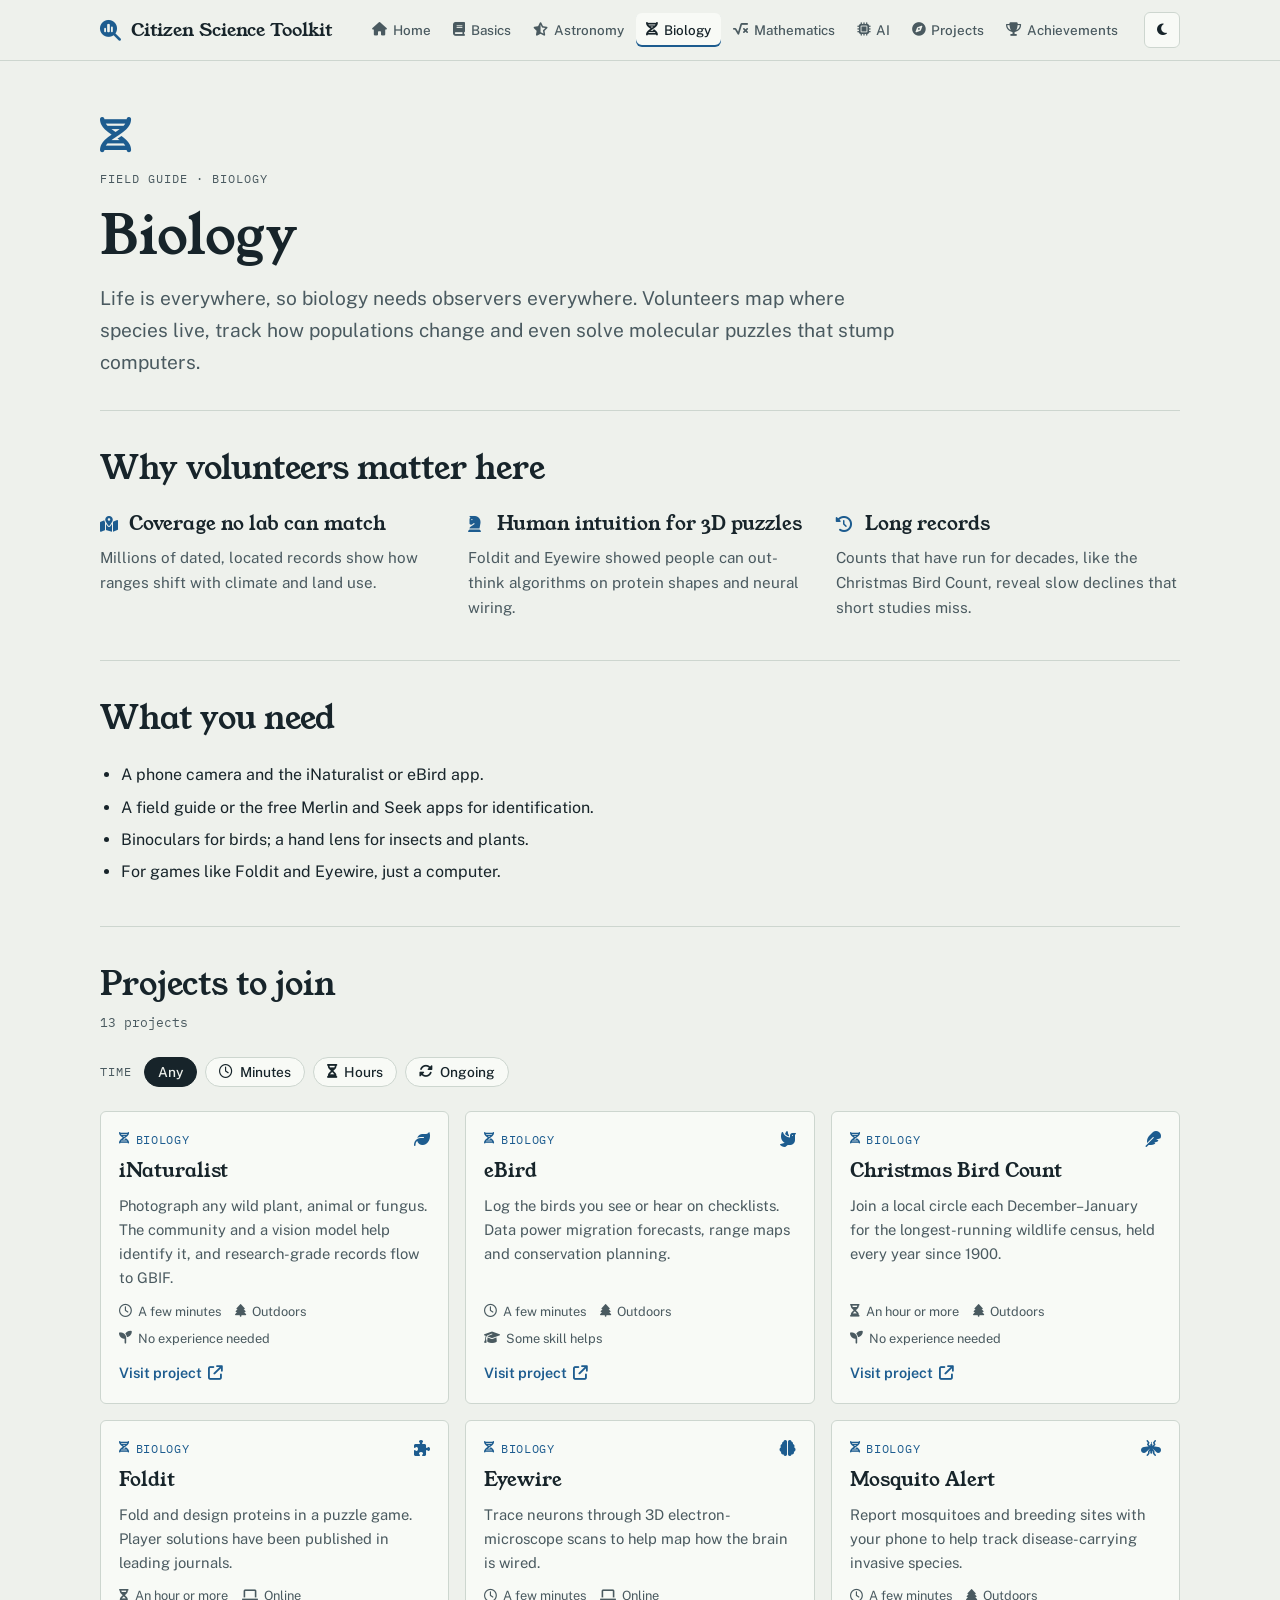
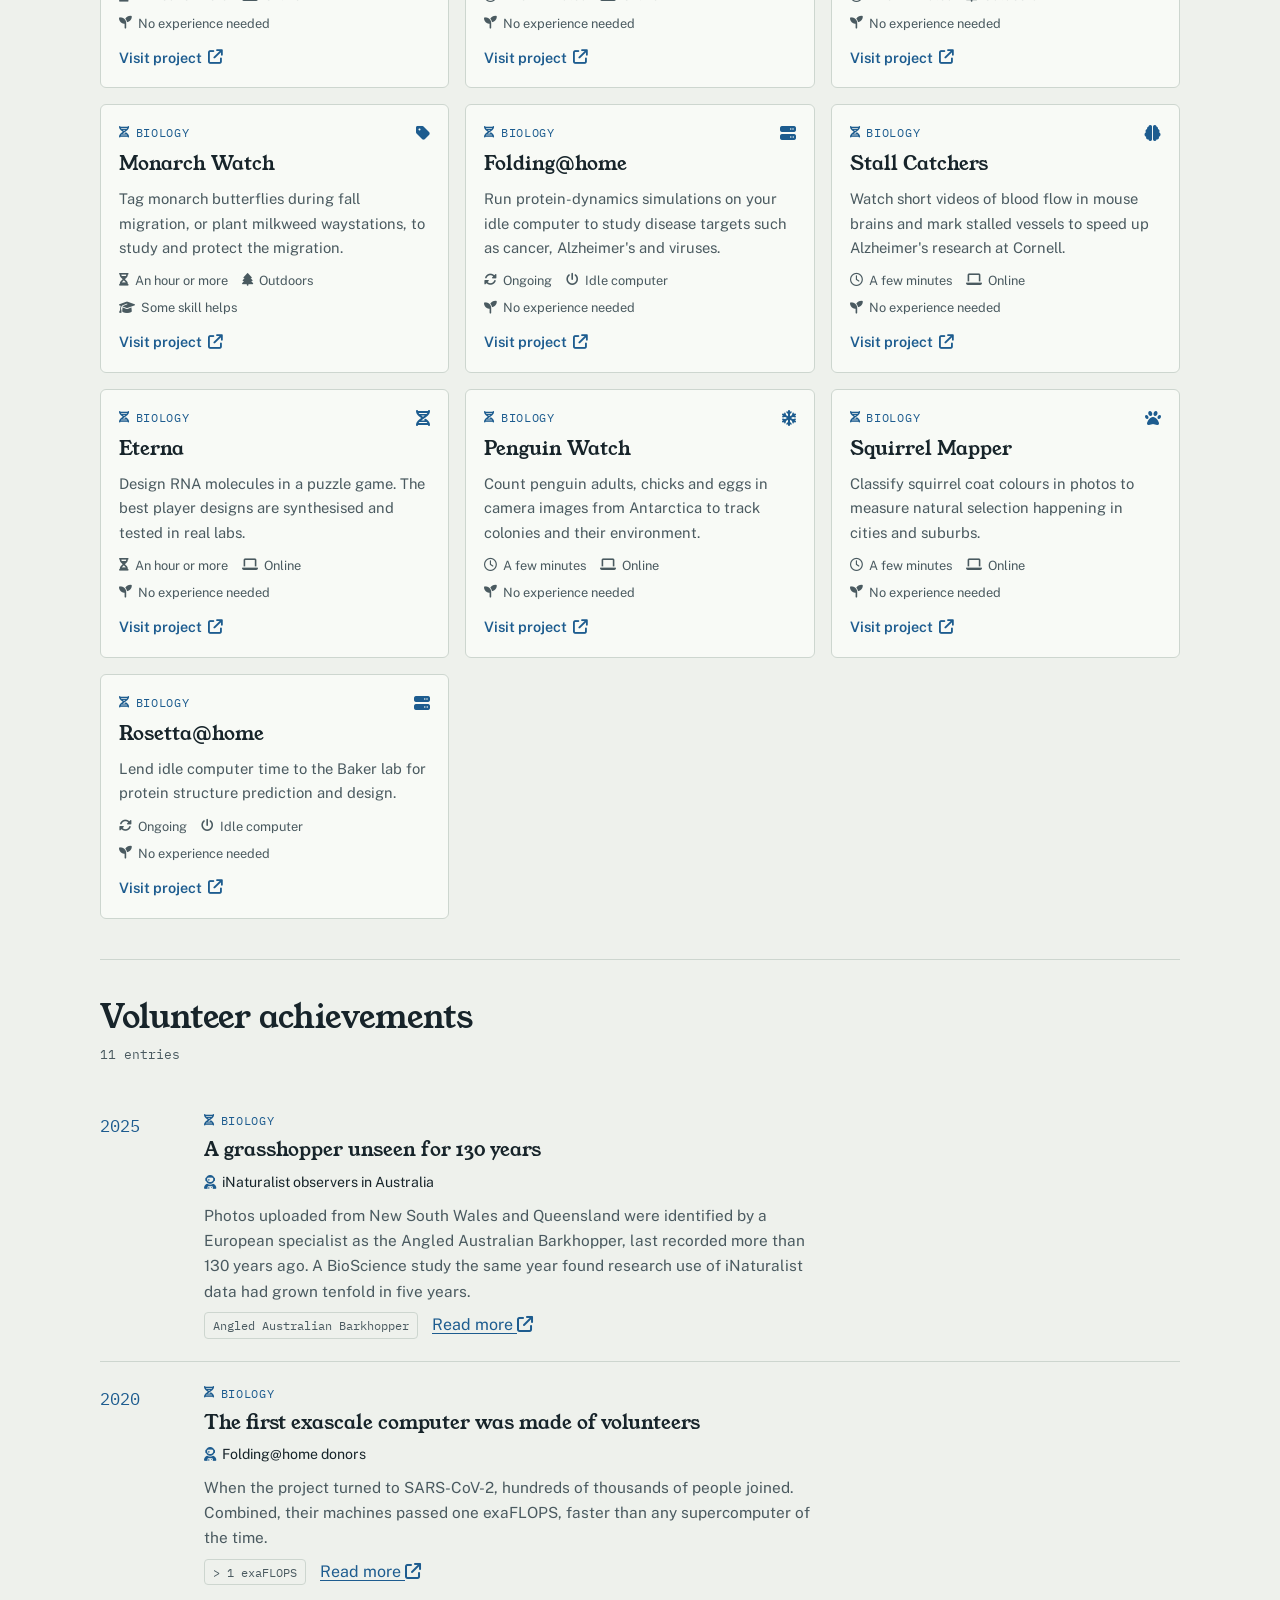
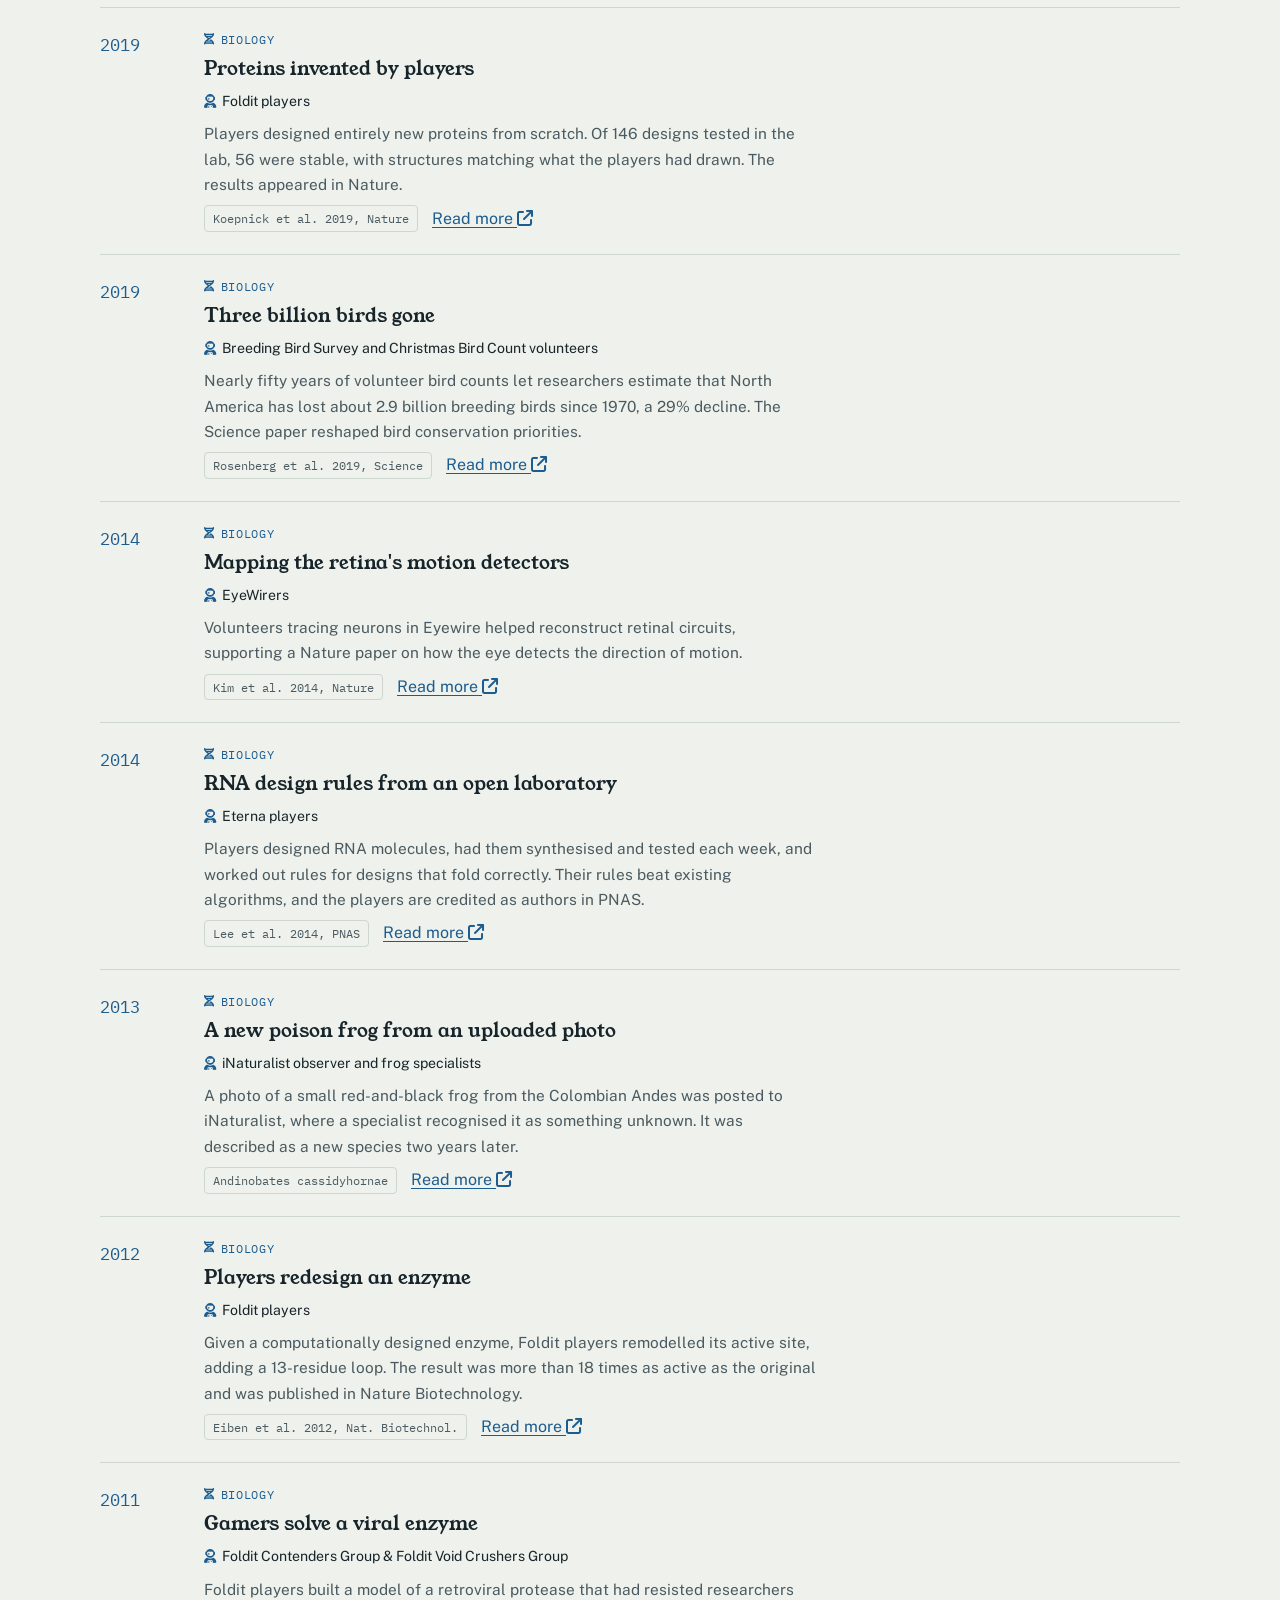
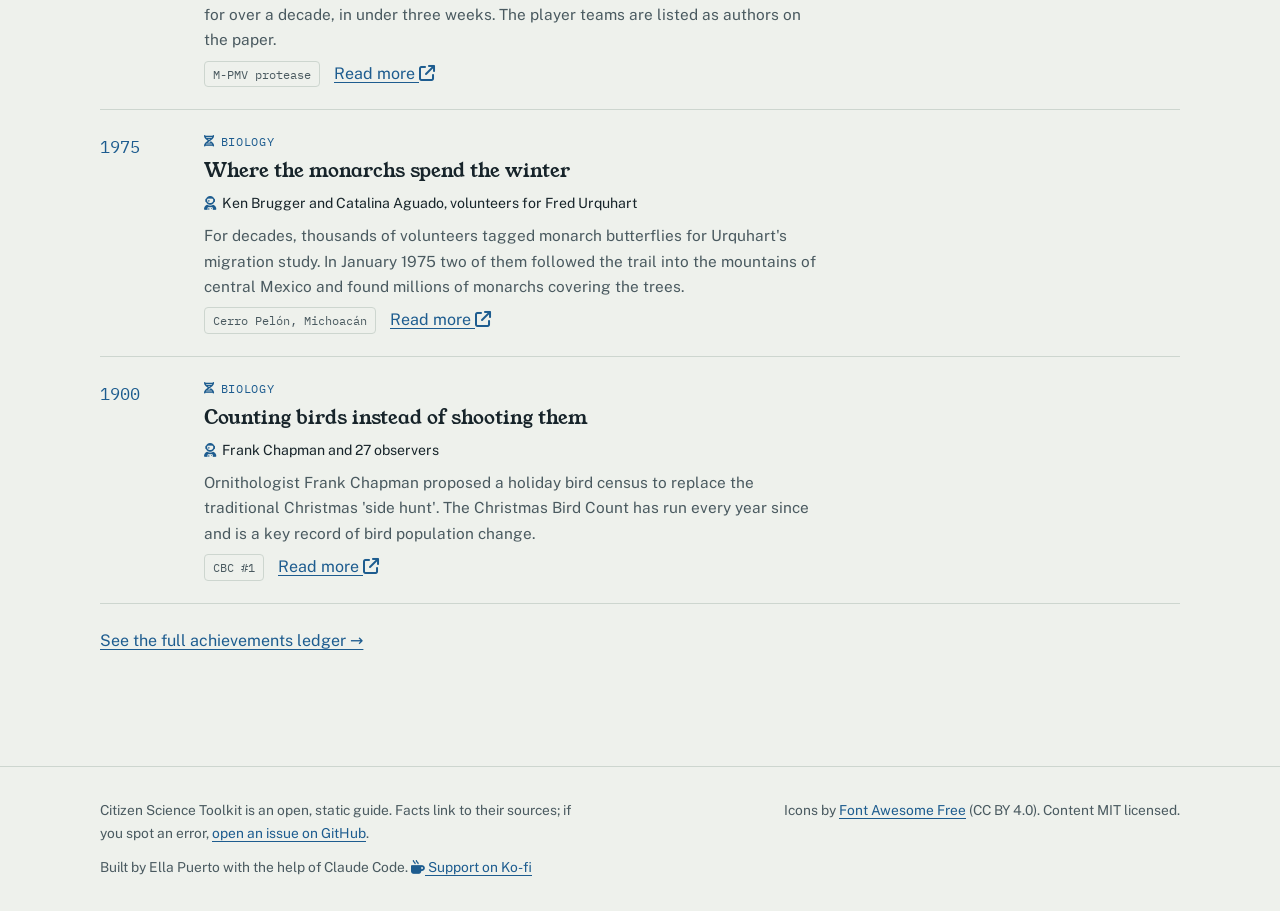
<file: biology.html>
<!doctype html>
<html lang="en">
<head>
  <meta charset="utf-8">
  <meta name="viewport" content="width=device-width, initial-scale=1, viewport-fit=cover">
  <title>Biology Citizen Science</title>
  <meta name="description" content="Life is everywhere, so biology needs observers everywhere. Volunteers map where species live, track how populations change and even solve molecular puzzles that stump computers.">
  <link rel="icon" href="data:image/svg+xml,%3Csvg xmlns='http://www.w3.org/2000/svg' viewBox='0 0 32 32'%3E%3Ccircle cx='13' cy='13' r='8' fill='none' stroke='%231d5c8f' stroke-width='3'/%3E%3Cpath d='M19 19l8 8' stroke='%231d5c8f' stroke-width='3' stroke-linecap='round'/%3E%3C/svg%3E">
  <link rel="preconnect" href="https://fonts.googleapis.com">
  <link rel="preconnect" href="https://fonts.gstatic.com" crossorigin>
  <link rel="stylesheet" href="https://fonts.googleapis.com/css2?family=IBM+Plex+Mono:wght@400;500;600&family=Public+Sans:ital,wght@0,400;0,500;0,600;1,400&family=Young+Serif&display=swap">
  <!-- Icons: Font Awesome Free 6 (icons CC BY 4.0, https://fontawesome.com/license/free) -->
  <link rel="stylesheet" href="https://cdnjs.cloudflare.com/ajax/libs/font-awesome/6.5.2/css/all.min.css">
  <link rel="stylesheet" href="assets/css/style.css?v=20261011">
  <script src="assets/js/data.js?v=20261011"></script>
  <script src="assets/js/main.js?v=20261011"></script>
</head>
<body>
  <a class="skip" href="#main">Skip to content</a>
  <header class="site-header">
    <div class="wrap">
      <a class="brand" href="index.html"><i class="fa-solid fa-magnifying-glass-chart" aria-hidden="true"></i>Citizen Science Toolkit</a>
      <button class="theme-btn" type="button" aria-label="Toggle theme"><i class="fa-solid fa-moon"></i></button>
      <button class="theme-btn menu-btn" type="button" aria-label="Menu" aria-expanded="false"><i class="fa-solid fa-bars" aria-hidden="true"></i></button>
      <nav class="nav" aria-label="Main">
        <a href="index.html"><i class="fa-solid fa-house" aria-hidden="true"></i>Home</a>
        <a href="basics.html"><i class="fa-solid fa-book" aria-hidden="true"></i>Basics</a>
        <a href="astronomy.html"><i class="fa-solid fa-star-half-stroke" aria-hidden="true"></i>Astronomy</a>
        <a href="biology.html"><i class="fa-solid fa-dna" aria-hidden="true"></i>Biology</a>
        <a href="mathematics.html"><i class="fa-solid fa-square-root-variable" aria-hidden="true"></i>Mathematics</a>
        <a href="ai.html"><i class="fa-solid fa-microchip" aria-hidden="true"></i>AI</a>
        <a href="projects.html"><i class="fa-solid fa-compass" aria-hidden="true"></i>Projects</a>
        <a href="achievements.html"><i class="fa-solid fa-trophy" aria-hidden="true"></i>Achievements</a>
      </nav>
    </div>
  </header>
  <main id="main" class="wrap">
<header class="page-head field-head f-biology">
  <i class="big-ic fa-solid fa-dna" aria-hidden="true"></i>
  <span class="eyebrow">Field guide · Biology</span>
  <h1>Biology</h1>
  <p class="lede">Life is everywhere, so biology needs observers everywhere. Volunteers map where species live, track how populations change and even solve molecular puzzles that stump computers.</p>
</header>

<section class="section">
  <header><h2>Why volunteers matter here</h2></header>
  <div class="grid-3">
<div class="info"><h3><i class="fa-solid fa-map-location-dot" aria-hidden="true"></i>Coverage no lab can match</h3><p>Millions of dated, located records show how ranges shift with climate and land use.</p></div>
<div class="info"><h3><i class="fa-solid fa-chess-knight" aria-hidden="true"></i>Human intuition for 3D puzzles</h3><p>Foldit and Eyewire showed people can out-think algorithms on protein shapes and neural wiring.</p></div>
<div class="info"><h3><i class="fa-solid fa-clock-rotate-left" aria-hidden="true"></i>Long records</h3><p>Counts that have run for decades, like the Christmas Bird Count, reveal slow declines that short studies miss.</p></div>
  </div>
</section>

<section class="section">
  <header><h2>What you need</h2></header>
  <div class="prose"><ul><li>A phone camera and the iNaturalist or eBird app.</li><li>A field guide or the free Merlin and Seek apps for identification.</li><li>Binoculars for birds; a hand lens for insects and plants.</li><li>For games like Foldit and Eyewire, just a computer.</li></ul></div>
</section>

<section class="section" data-projects="biology">
  <header><h2>Projects to join</h2><span class="count"></span></header>
  <div class="filters" role="group" aria-label="Filter by time">
    <span class="lbl">Time</span>
    <button class="chip" data-key="time" data-value="all" aria-pressed="true">Any</button>
    <button class="chip" data-key="time" data-value="minutes" aria-pressed="false"><i class="fa-regular fa-clock" aria-hidden="true"></i>Minutes</button>
    <button class="chip" data-key="time" data-value="hours" aria-pressed="false"><i class="fa-solid fa-hourglass-half" aria-hidden="true"></i>Hours</button>
    <button class="chip" data-key="time" data-value="ongoing" aria-pressed="false"><i class="fa-solid fa-rotate" aria-hidden="true"></i>Ongoing</button>
  </div>
  <div class="projects"></div>
</section>

<section class="section" data-ledger="biology">
  <header><h2>Volunteer achievements</h2><span class="count"></span></header>
  <ol class="ledger"></ol>
  <p><a href="achievements.html">See the full achievements ledger →</a></p>
</section>

  </main>
  <footer class="site-footer">
    <div class="wrap">
      <p>Citizen Science Toolkit is an open, static guide. Facts link to their sources; if you spot an error, <a href="https://github.com/eagnespuerto/citizen-science-toolkit/issues" target="_blank" rel="noopener">open an issue on GitHub</a>.</p>
      <p>Icons by <a href="https://fontawesome.com" target="_blank" rel="noopener">Font Awesome Free</a> (CC BY 4.0). Content MIT licensed.</p>
      <p>Built by Ella Puerto with the help of Claude Code. <a href="https://ko-fi.com/eagnespuerto" target="_blank" rel="noopener"><i class="fa-solid fa-mug-hot" aria-hidden="true"></i> Support on Ko-fi</a></p>
    </div>
  </footer>
</body>
</html>
</file>
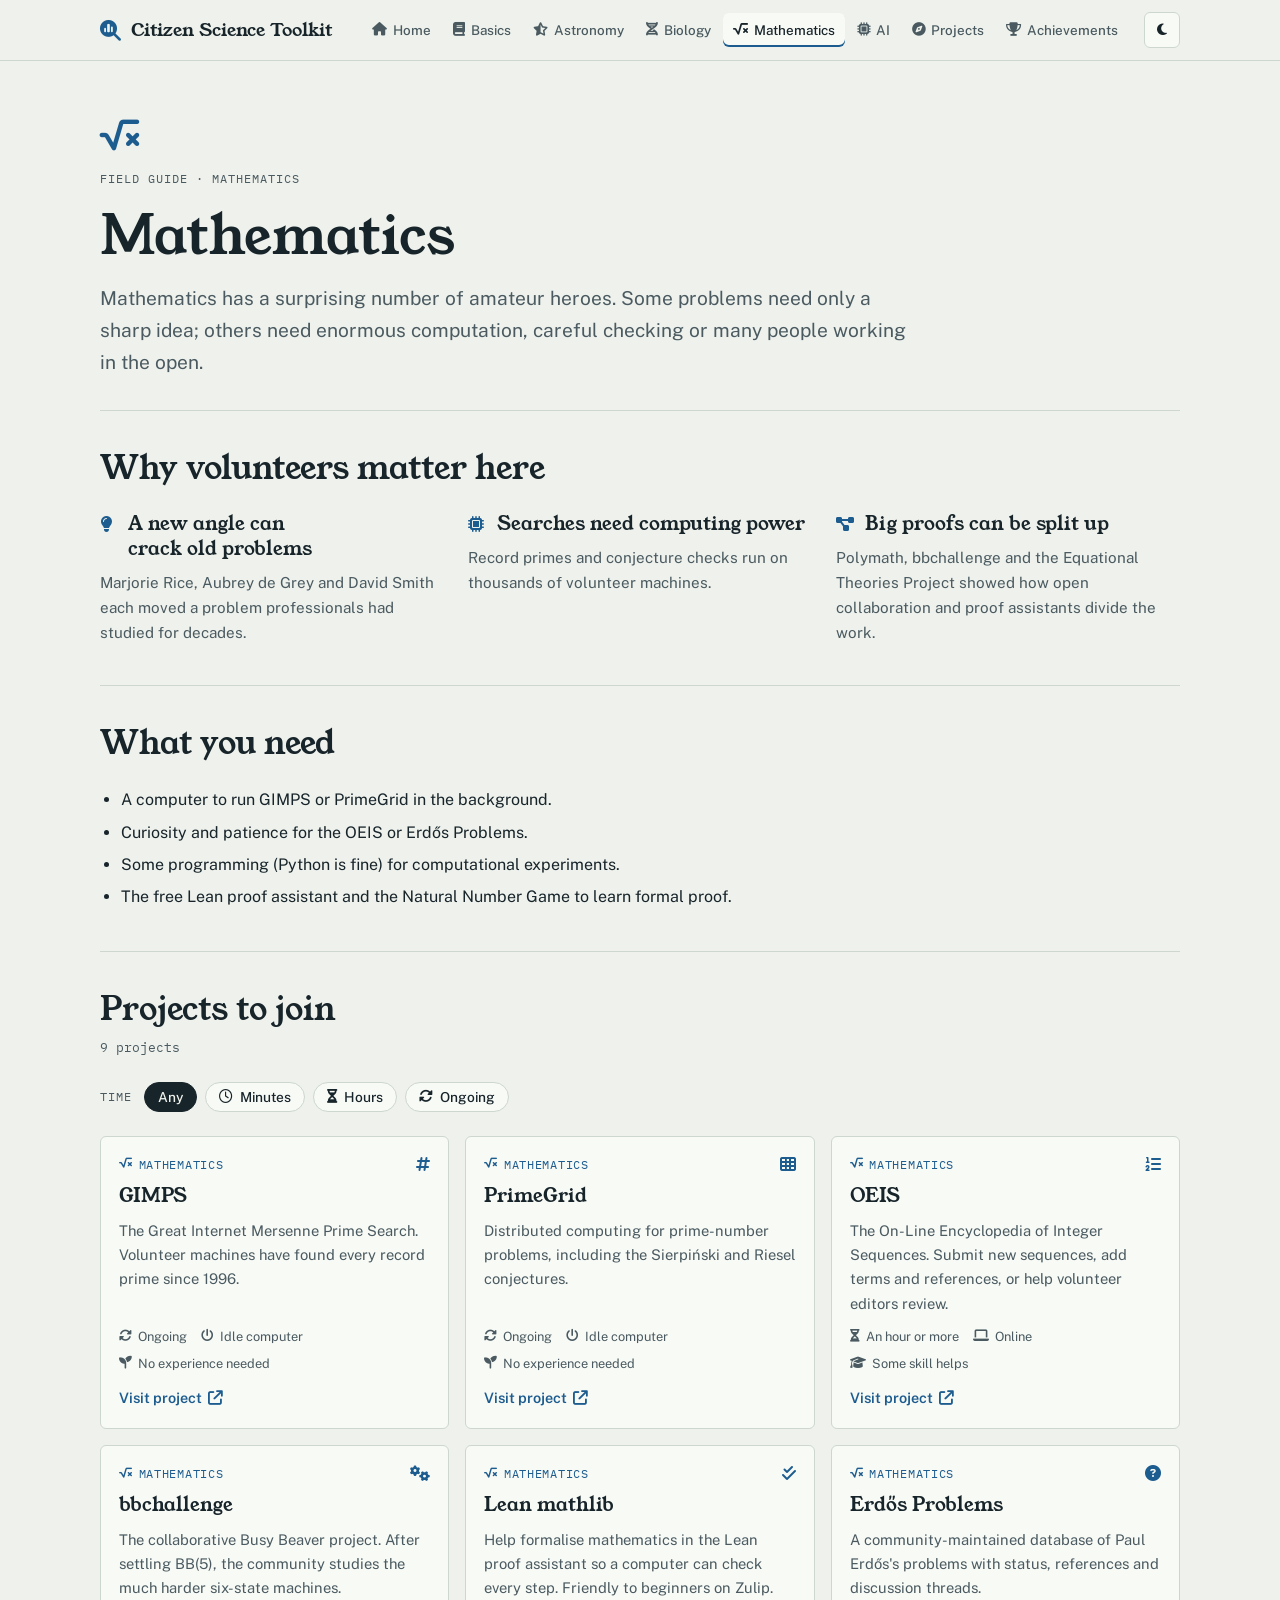
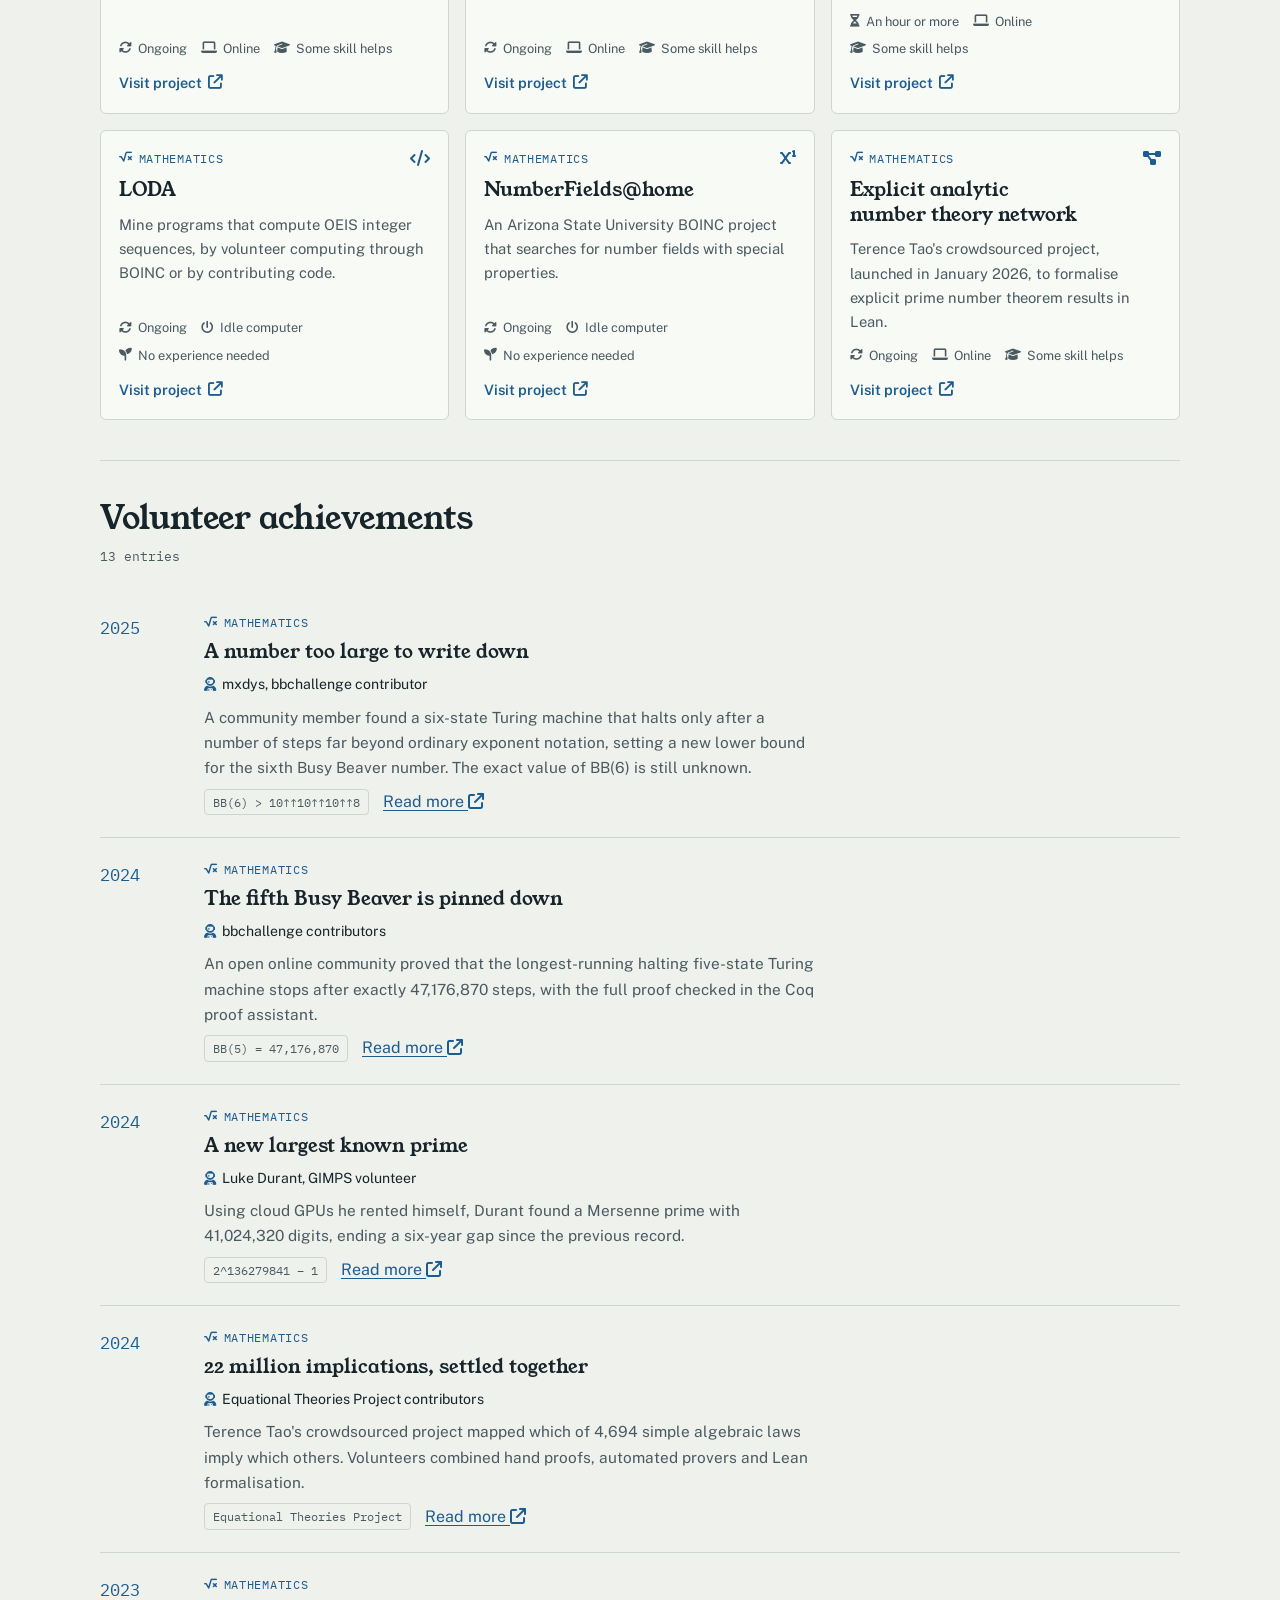
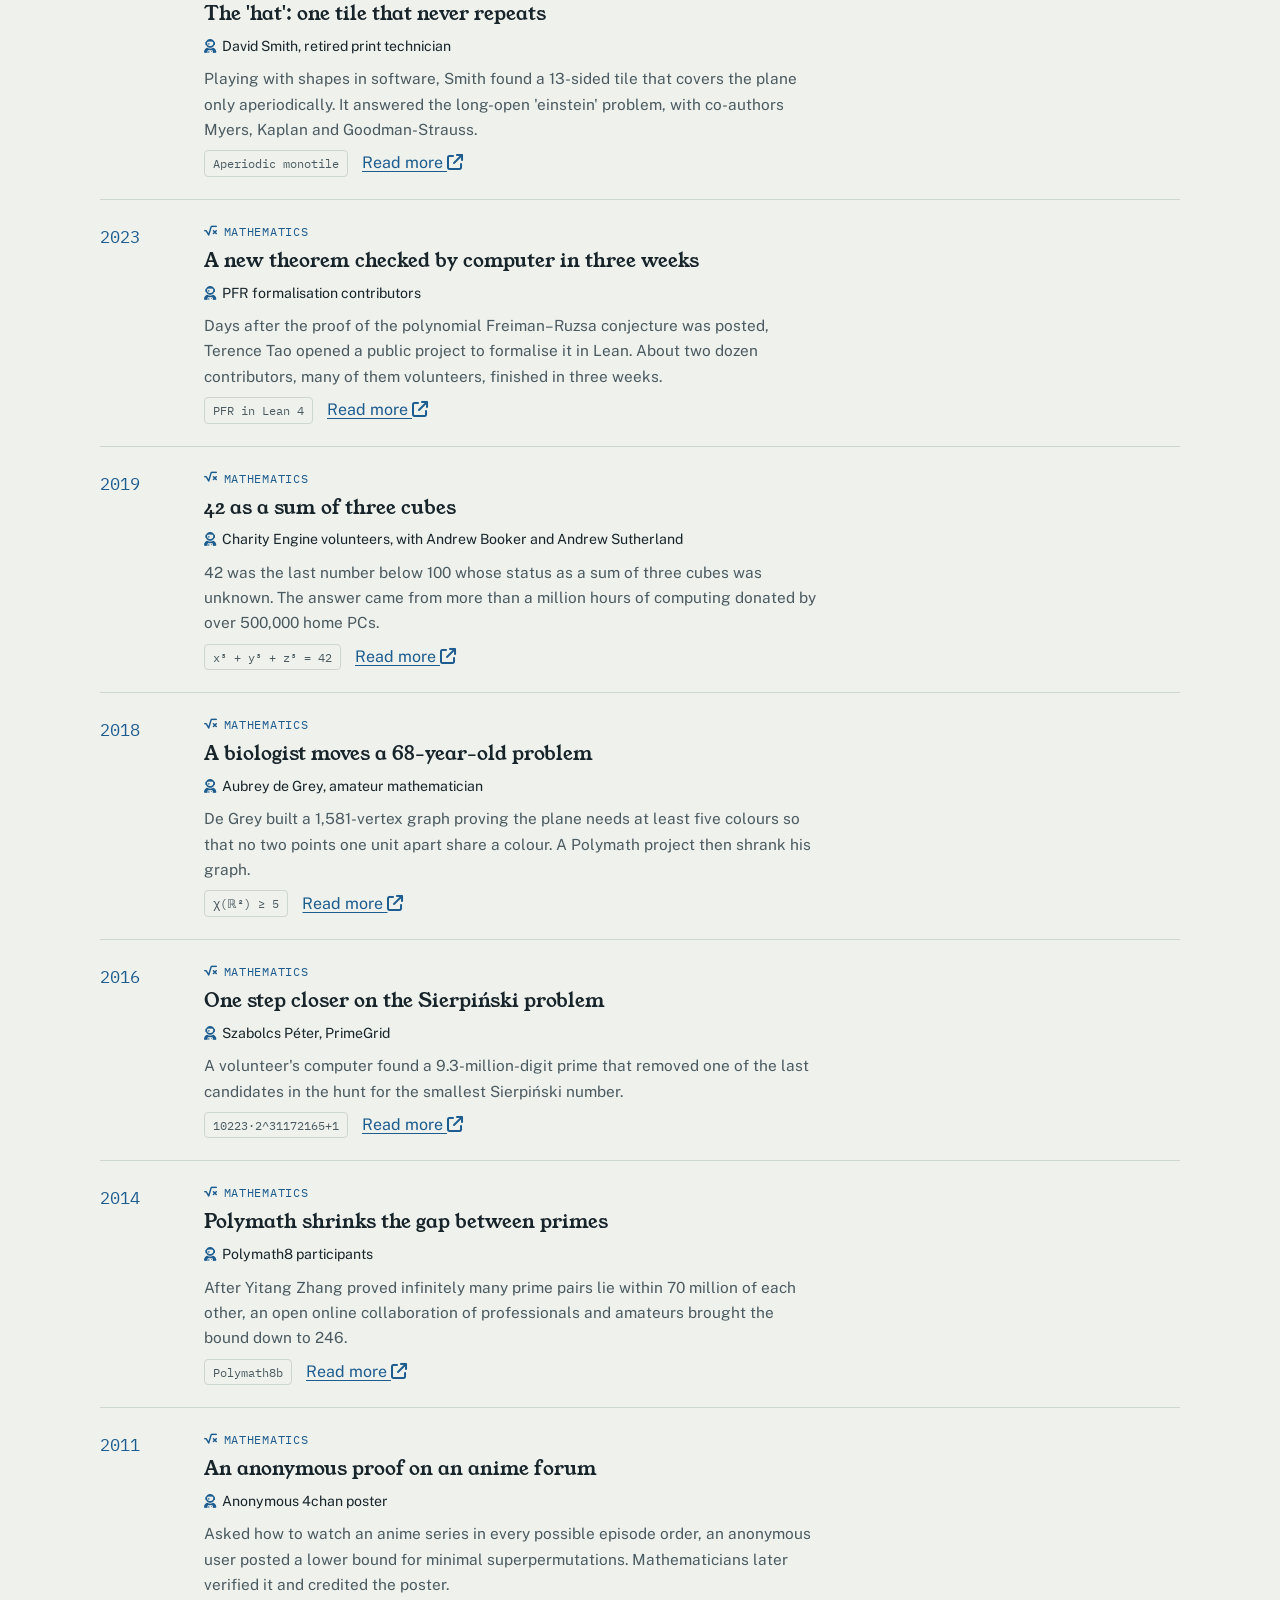
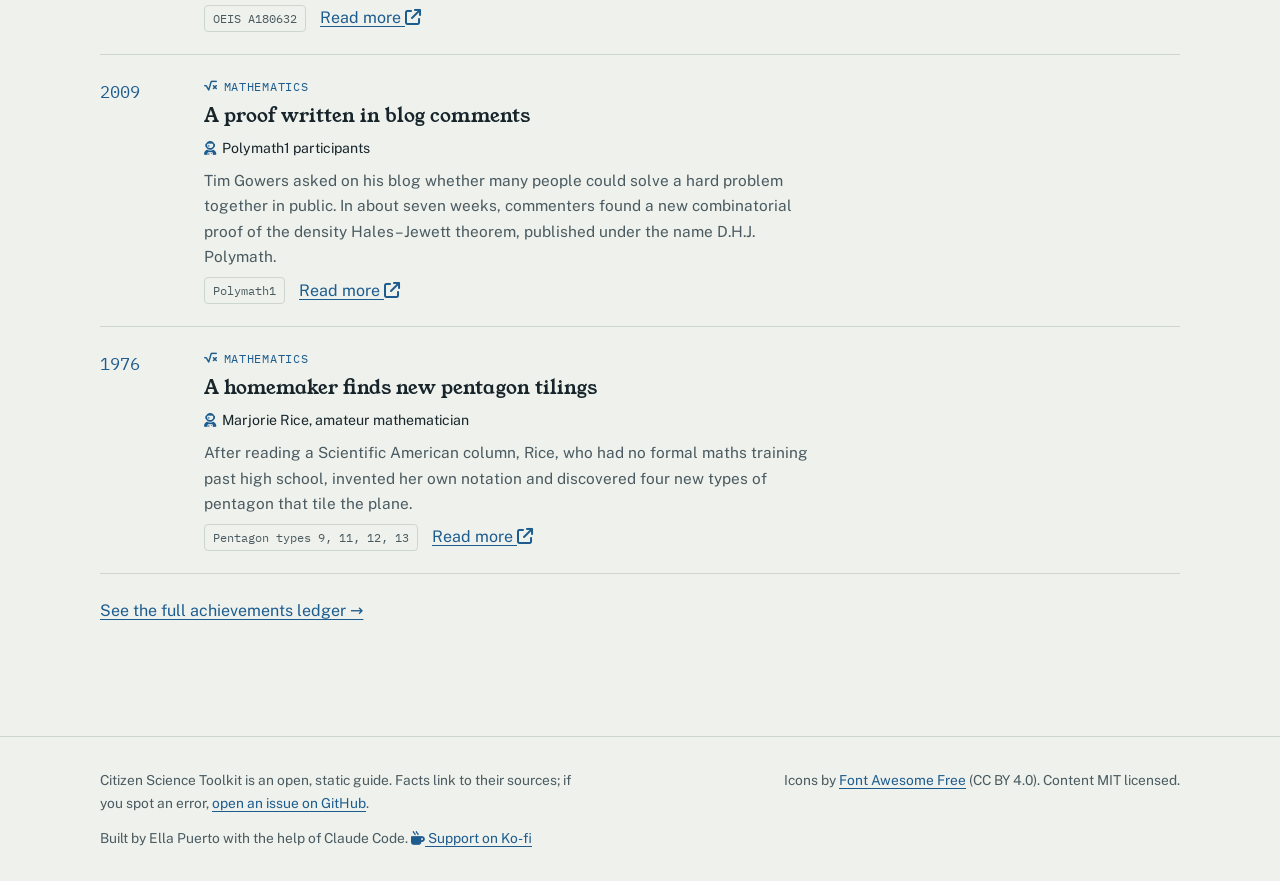
<file: mathematics.html>
<!doctype html>
<html lang="en">
<head>
  <meta charset="utf-8">
  <meta name="viewport" content="width=device-width, initial-scale=1, viewport-fit=cover">
  <title>Mathematics Citizen Science</title>
  <meta name="description" content="Mathematics has a surprising number of amateur heroes. Some problems need only a sharp idea; others need enormous computation, careful checking or many people working in the open.">
  <link rel="icon" href="data:image/svg+xml,%3Csvg xmlns='http://www.w3.org/2000/svg' viewBox='0 0 32 32'%3E%3Ccircle cx='13' cy='13' r='8' fill='none' stroke='%231d5c8f' stroke-width='3'/%3E%3Cpath d='M19 19l8 8' stroke='%231d5c8f' stroke-width='3' stroke-linecap='round'/%3E%3C/svg%3E">
  <link rel="preconnect" href="https://fonts.googleapis.com">
  <link rel="preconnect" href="https://fonts.gstatic.com" crossorigin>
  <link rel="stylesheet" href="https://fonts.googleapis.com/css2?family=IBM+Plex+Mono:wght@400;500;600&family=Public+Sans:ital,wght@0,400;0,500;0,600;1,400&family=Young+Serif&display=swap">
  <!-- Icons: Font Awesome Free 6 (icons CC BY 4.0, https://fontawesome.com/license/free) -->
  <link rel="stylesheet" href="https://cdnjs.cloudflare.com/ajax/libs/font-awesome/6.5.2/css/all.min.css">
  <link rel="stylesheet" href="assets/css/style.css?v=20261011">
  <script src="assets/js/data.js?v=20261011"></script>
  <script src="assets/js/main.js?v=20261011"></script>
</head>
<body>
  <a class="skip" href="#main">Skip to content</a>
  <header class="site-header">
    <div class="wrap">
      <a class="brand" href="index.html"><i class="fa-solid fa-magnifying-glass-chart" aria-hidden="true"></i>Citizen Science Toolkit</a>
      <button class="theme-btn" type="button" aria-label="Toggle theme"><i class="fa-solid fa-moon"></i></button>
      <button class="theme-btn menu-btn" type="button" aria-label="Menu" aria-expanded="false"><i class="fa-solid fa-bars" aria-hidden="true"></i></button>
      <nav class="nav" aria-label="Main">
        <a href="index.html"><i class="fa-solid fa-house" aria-hidden="true"></i>Home</a>
        <a href="basics.html"><i class="fa-solid fa-book" aria-hidden="true"></i>Basics</a>
        <a href="astronomy.html"><i class="fa-solid fa-star-half-stroke" aria-hidden="true"></i>Astronomy</a>
        <a href="biology.html"><i class="fa-solid fa-dna" aria-hidden="true"></i>Biology</a>
        <a href="mathematics.html"><i class="fa-solid fa-square-root-variable" aria-hidden="true"></i>Mathematics</a>
        <a href="ai.html"><i class="fa-solid fa-microchip" aria-hidden="true"></i>AI</a>
        <a href="projects.html"><i class="fa-solid fa-compass" aria-hidden="true"></i>Projects</a>
        <a href="achievements.html"><i class="fa-solid fa-trophy" aria-hidden="true"></i>Achievements</a>
      </nav>
    </div>
  </header>
  <main id="main" class="wrap">
<header class="page-head field-head f-mathematics">
  <i class="big-ic fa-solid fa-square-root-variable" aria-hidden="true"></i>
  <span class="eyebrow">Field guide · Mathematics</span>
  <h1>Mathematics</h1>
  <p class="lede">Mathematics has a surprising number of amateur heroes. Some problems need only a sharp idea; others need enormous computation, careful checking or many people working in the open.</p>
</header>

<section class="section">
  <header><h2>Why volunteers matter here</h2></header>
  <div class="grid-3">
<div class="info"><h3><i class="fa-solid fa-lightbulb" aria-hidden="true"></i>A new angle can crack old problems</h3><p>Marjorie Rice, Aubrey de Grey and David Smith each moved a problem professionals had studied for decades.</p></div>
<div class="info"><h3><i class="fa-solid fa-microchip" aria-hidden="true"></i>Searches need computing power</h3><p>Record primes and conjecture checks run on thousands of volunteer machines.</p></div>
<div class="info"><h3><i class="fa-solid fa-diagram-project" aria-hidden="true"></i>Big proofs can be split up</h3><p>Polymath, bbchallenge and the Equational Theories Project showed how open collaboration and proof assistants divide the work.</p></div>
  </div>
</section>

<section class="section">
  <header><h2>What you need</h2></header>
  <div class="prose"><ul><li>A computer to run GIMPS or PrimeGrid in the background.</li><li>Curiosity and patience for the OEIS or Erdős Problems.</li><li>Some programming (Python is fine) for computational experiments.</li><li>The free Lean proof assistant and the Natural Number Game to learn formal proof.</li></ul></div>
</section>

<section class="section" data-projects="mathematics">
  <header><h2>Projects to join</h2><span class="count"></span></header>
  <div class="filters" role="group" aria-label="Filter by time">
    <span class="lbl">Time</span>
    <button class="chip" data-key="time" data-value="all" aria-pressed="true">Any</button>
    <button class="chip" data-key="time" data-value="minutes" aria-pressed="false"><i class="fa-regular fa-clock" aria-hidden="true"></i>Minutes</button>
    <button class="chip" data-key="time" data-value="hours" aria-pressed="false"><i class="fa-solid fa-hourglass-half" aria-hidden="true"></i>Hours</button>
    <button class="chip" data-key="time" data-value="ongoing" aria-pressed="false"><i class="fa-solid fa-rotate" aria-hidden="true"></i>Ongoing</button>
  </div>
  <div class="projects"></div>
</section>

<section class="section" data-ledger="mathematics">
  <header><h2>Volunteer achievements</h2><span class="count"></span></header>
  <ol class="ledger"></ol>
  <p><a href="achievements.html">See the full achievements ledger →</a></p>
</section>

  </main>
  <footer class="site-footer">
    <div class="wrap">
      <p>Citizen Science Toolkit is an open, static guide. Facts link to their sources; if you spot an error, <a href="https://github.com/eagnespuerto/citizen-science-toolkit/issues" target="_blank" rel="noopener">open an issue on GitHub</a>.</p>
      <p>Icons by <a href="https://fontawesome.com" target="_blank" rel="noopener">Font Awesome Free</a> (CC BY 4.0). Content MIT licensed.</p>
      <p>Built by Ella Puerto with the help of Claude Code. <a href="https://ko-fi.com/eagnespuerto" target="_blank" rel="noopener"><i class="fa-solid fa-mug-hot" aria-hidden="true"></i> Support on Ko-fi</a></p>
    </div>
  </footer>
</body>
</html>
</file>
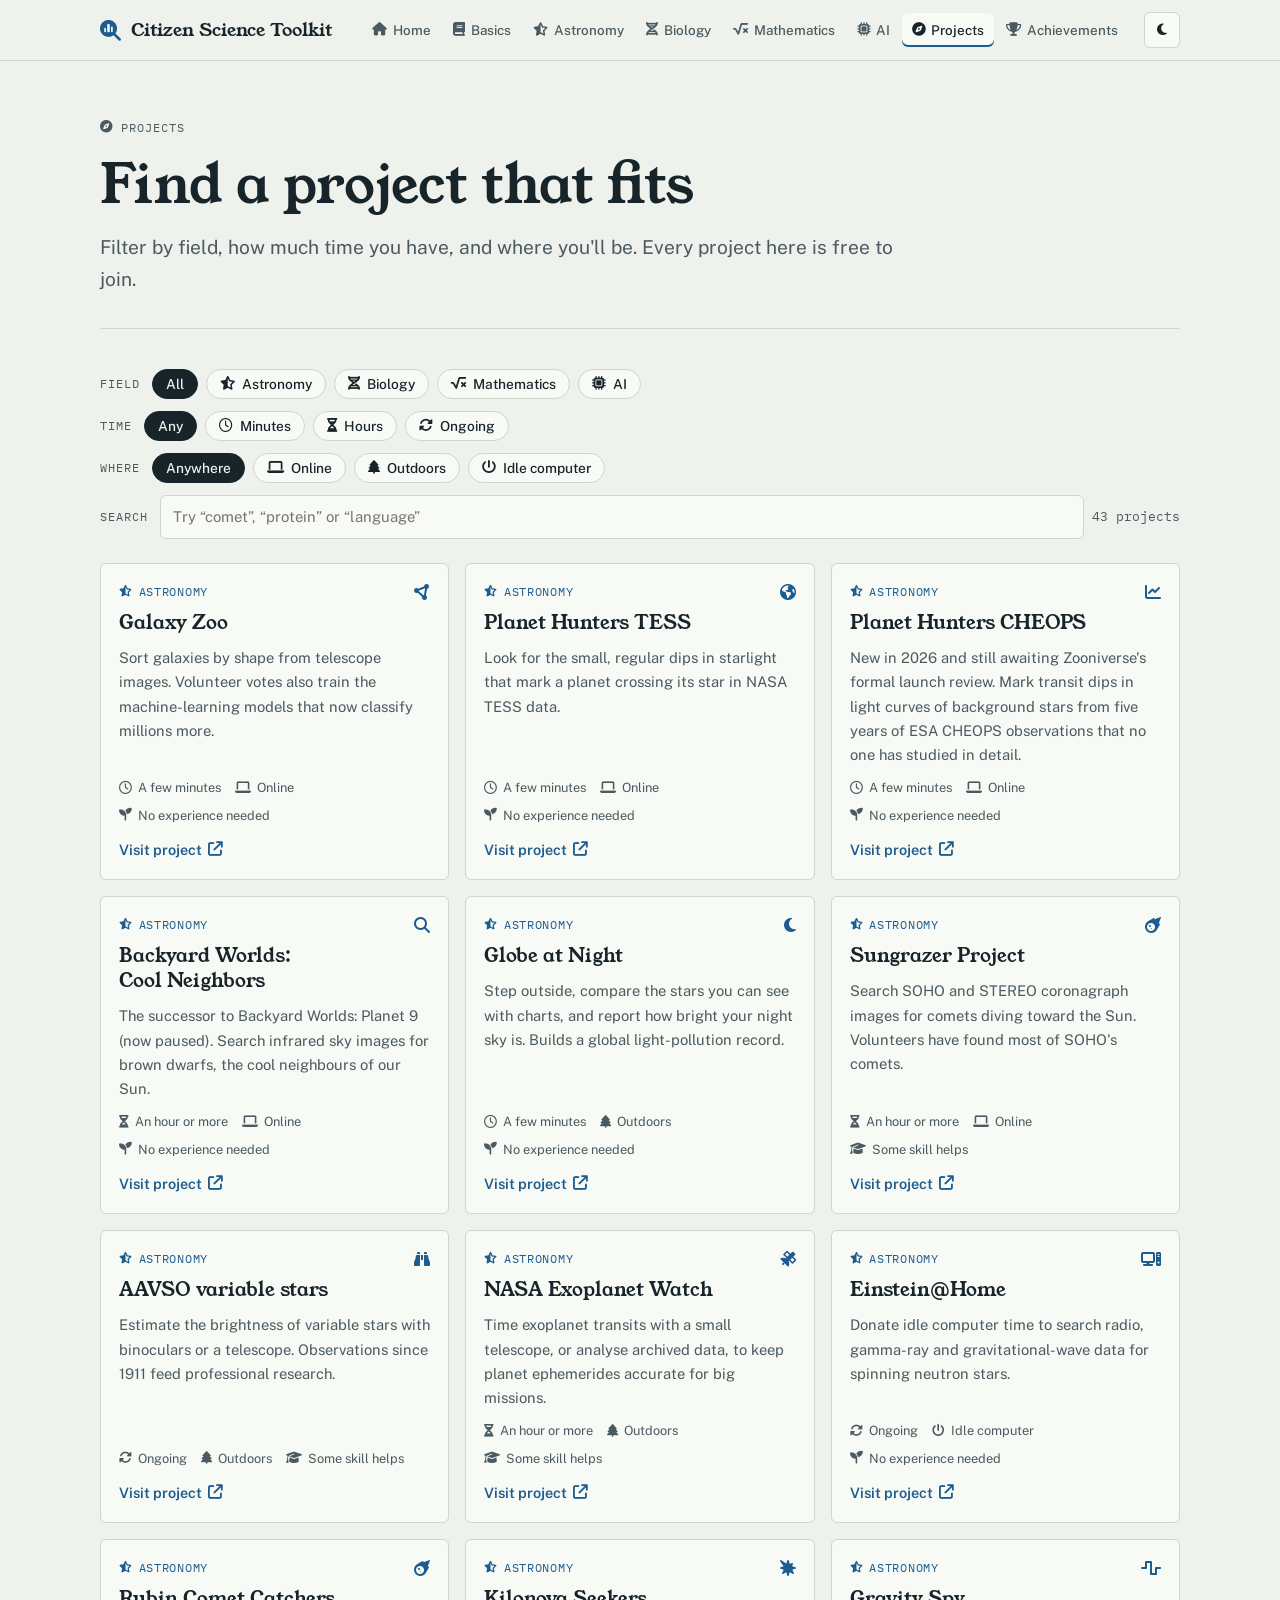
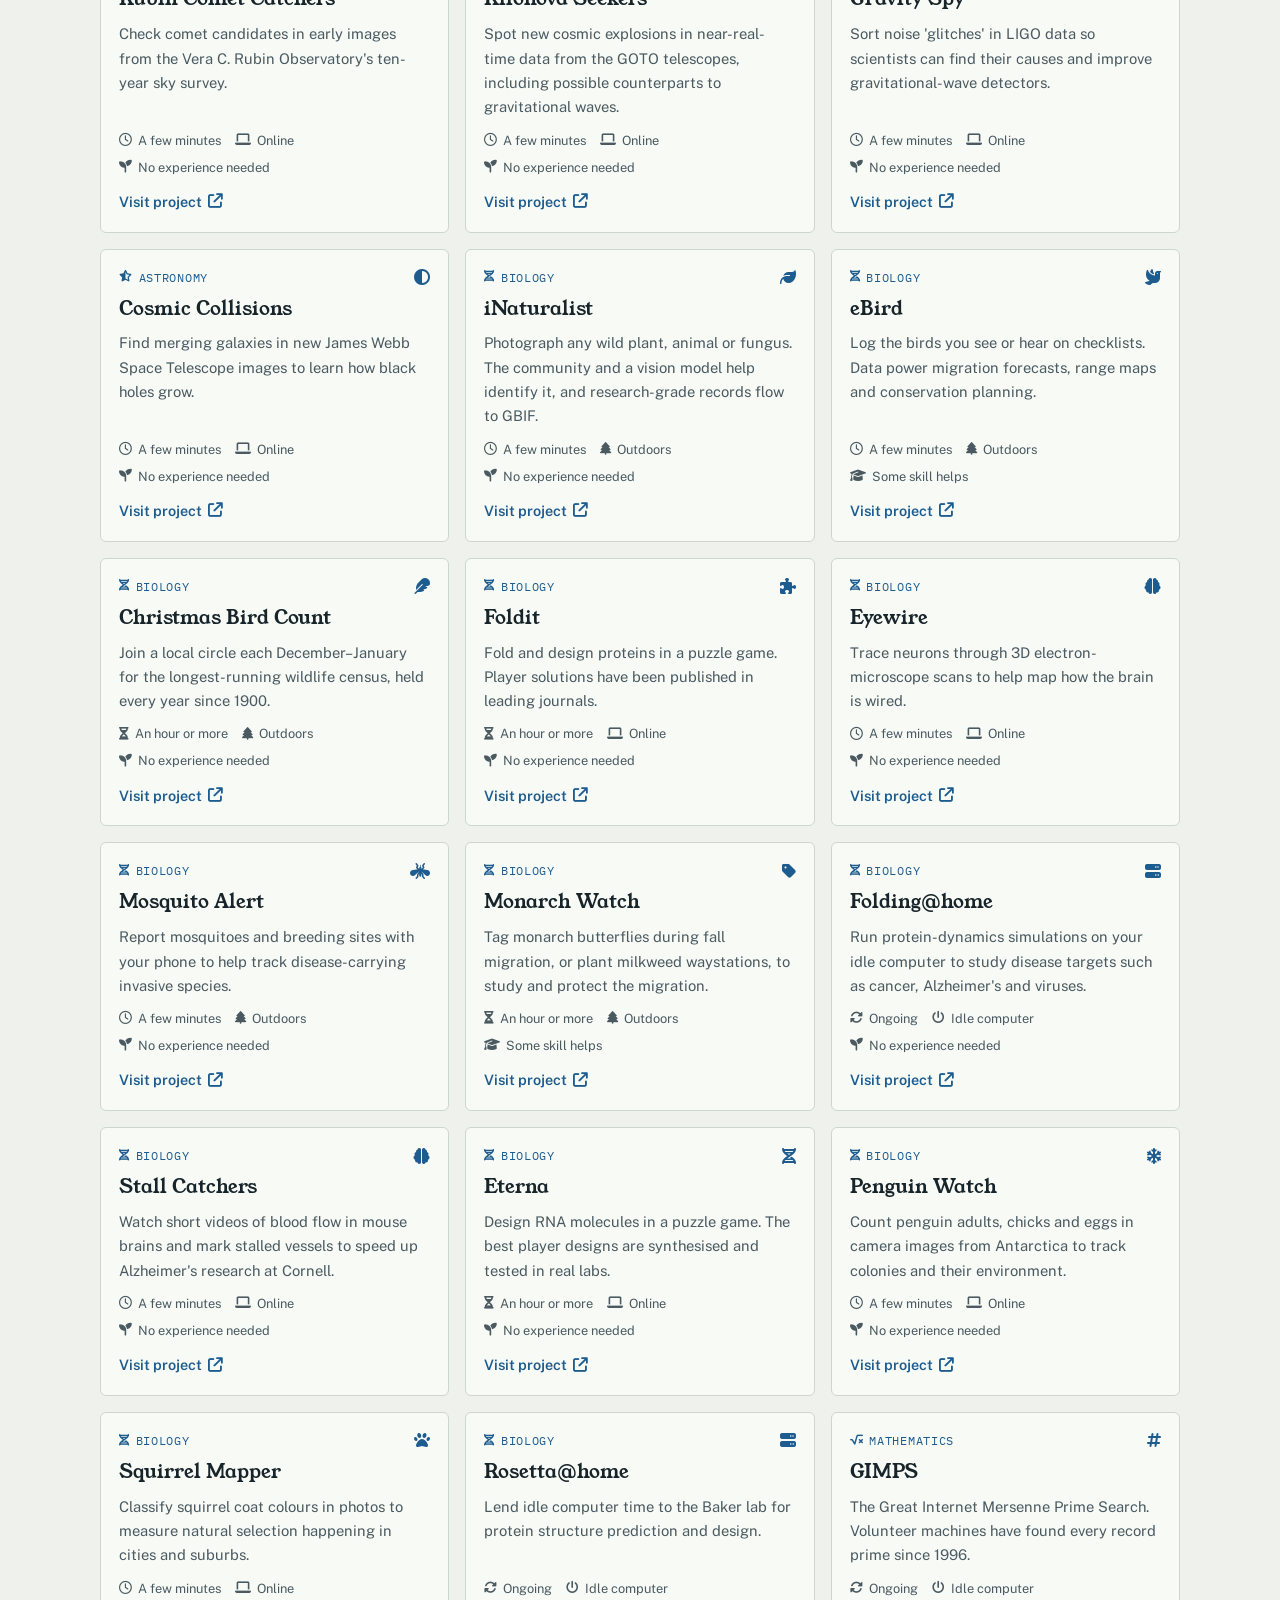
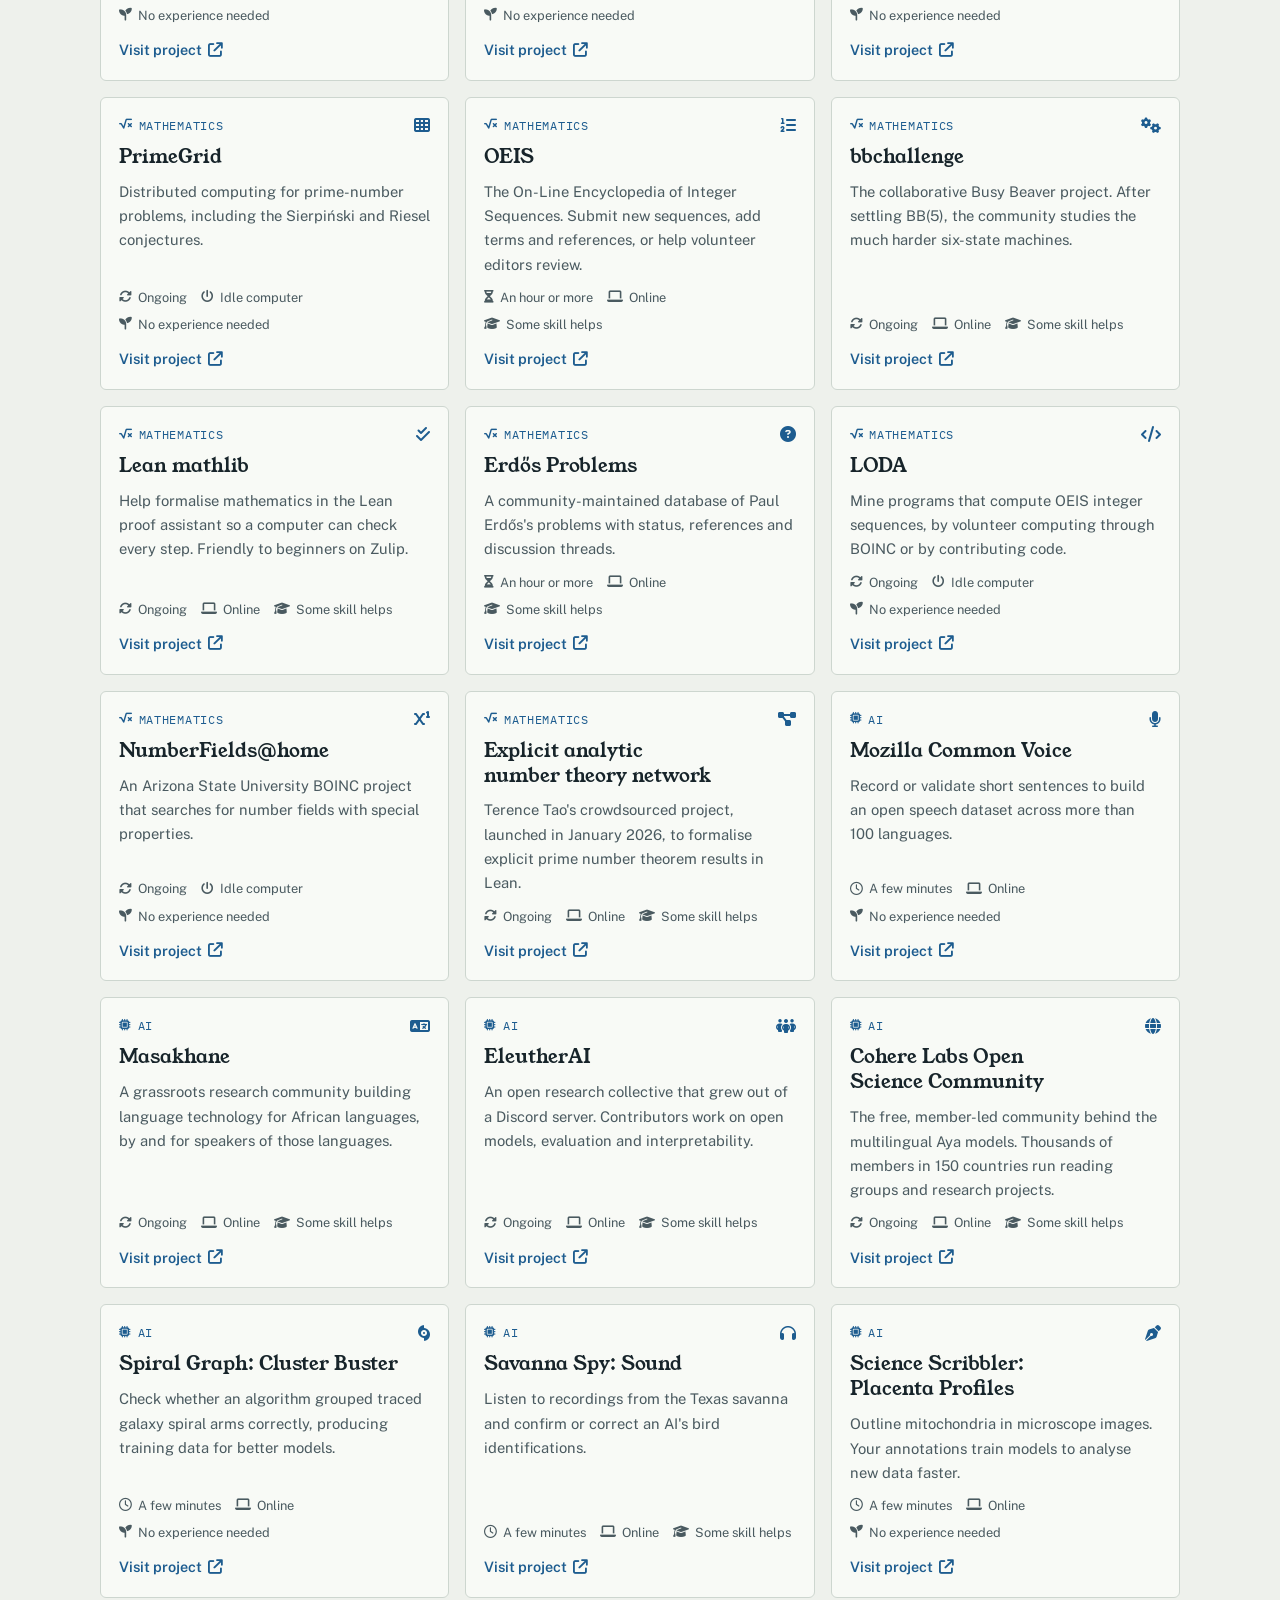
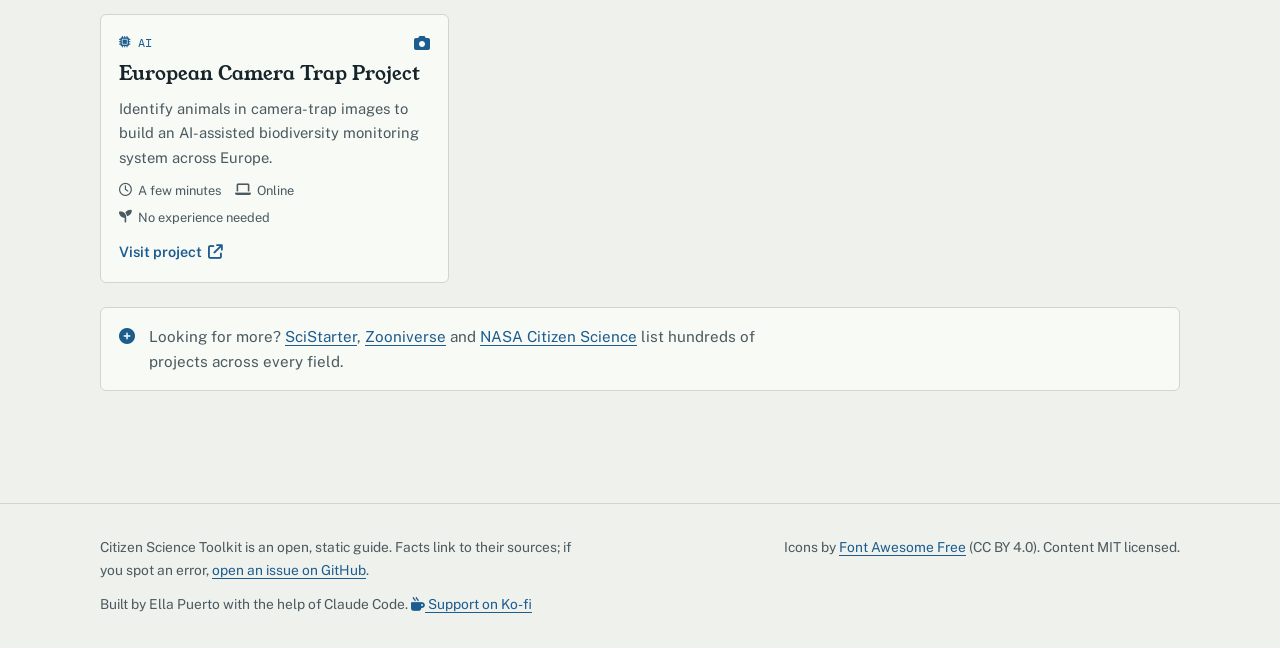
<file: projects.html>
<!doctype html>
<html lang="en">
<head>
  <meta charset="utf-8">
  <meta name="viewport" content="width=device-width, initial-scale=1, viewport-fit=cover">
  <title>Project Finder</title>
  <meta name="description" content="Filter citizen science projects in astronomy, biology, mathematics and AI by time, place and experience.">
  <link rel="icon" href="data:image/svg+xml,%3Csvg xmlns='http://www.w3.org/2000/svg' viewBox='0 0 32 32'%3E%3Ccircle cx='13' cy='13' r='8' fill='none' stroke='%231d5c8f' stroke-width='3'/%3E%3Cpath d='M19 19l8 8' stroke='%231d5c8f' stroke-width='3' stroke-linecap='round'/%3E%3C/svg%3E">
  <link rel="preconnect" href="https://fonts.googleapis.com">
  <link rel="preconnect" href="https://fonts.gstatic.com" crossorigin>
  <link rel="stylesheet" href="https://fonts.googleapis.com/css2?family=IBM+Plex+Mono:wght@400;500;600&family=Public+Sans:ital,wght@0,400;0,500;0,600;1,400&family=Young+Serif&display=swap">
  <!-- Icons: Font Awesome Free 6 (icons CC BY 4.0, https://fontawesome.com/license/free) -->
  <link rel="stylesheet" href="https://cdnjs.cloudflare.com/ajax/libs/font-awesome/6.5.2/css/all.min.css">
  <link rel="stylesheet" href="assets/css/style.css?v=20261011">
  <script src="assets/js/data.js?v=20261011"></script>
  <script src="assets/js/main.js?v=20261011"></script>
</head>
<body>
  <a class="skip" href="#main">Skip to content</a>
  <header class="site-header">
    <div class="wrap">
      <a class="brand" href="index.html"><i class="fa-solid fa-magnifying-glass-chart" aria-hidden="true"></i>Citizen Science Toolkit</a>
      <button class="theme-btn" type="button" aria-label="Toggle theme"><i class="fa-solid fa-moon"></i></button>
      <button class="theme-btn menu-btn" type="button" aria-label="Menu" aria-expanded="false"><i class="fa-solid fa-bars" aria-hidden="true"></i></button>
      <nav class="nav" aria-label="Main">
        <a href="index.html"><i class="fa-solid fa-house" aria-hidden="true"></i>Home</a>
        <a href="basics.html"><i class="fa-solid fa-book" aria-hidden="true"></i>Basics</a>
        <a href="astronomy.html"><i class="fa-solid fa-star-half-stroke" aria-hidden="true"></i>Astronomy</a>
        <a href="biology.html"><i class="fa-solid fa-dna" aria-hidden="true"></i>Biology</a>
        <a href="mathematics.html"><i class="fa-solid fa-square-root-variable" aria-hidden="true"></i>Mathematics</a>
        <a href="ai.html"><i class="fa-solid fa-microchip" aria-hidden="true"></i>AI</a>
        <a href="projects.html"><i class="fa-solid fa-compass" aria-hidden="true"></i>Projects</a>
        <a href="achievements.html"><i class="fa-solid fa-trophy" aria-hidden="true"></i>Achievements</a>
      </nav>
    </div>
  </header>
  <main id="main" class="wrap">
<header class="page-head">
  <span class="eyebrow"><i class="fa-solid fa-compass" aria-hidden="true"></i>Projects</span>
  <h1>Find a project that fits</h1>
  <p class="lede">Filter by field, how much time you have, and where you'll be. Every project here is free to join.</p>
</header>

<section class="section" data-projects="all">
  <div style="display:grid;gap:12px">
    <div class="filters" role="group" aria-label="Filter by field">
      <span class="lbl">Field</span>
      <button class="chip" data-key="field" data-value="all" aria-pressed="true">All</button>
      <button class="chip" data-key="field" data-value="astronomy" aria-pressed="false"><i class="fa-solid fa-star-half-stroke" aria-hidden="true"></i>Astronomy</button>
      <button class="chip" data-key="field" data-value="biology" aria-pressed="false"><i class="fa-solid fa-dna" aria-hidden="true"></i>Biology</button>
      <button class="chip" data-key="field" data-value="mathematics" aria-pressed="false"><i class="fa-solid fa-square-root-variable" aria-hidden="true"></i>Mathematics</button>
      <button class="chip" data-key="field" data-value="ai" aria-pressed="false"><i class="fa-solid fa-microchip" aria-hidden="true"></i>AI</button>
    </div>
    <div class="filters" role="group" aria-label="Filter by time">
      <span class="lbl">Time</span>
      <button class="chip" data-key="time" data-value="all" aria-pressed="true">Any</button>
      <button class="chip" data-key="time" data-value="minutes" aria-pressed="false"><i class="fa-regular fa-clock" aria-hidden="true"></i>Minutes</button>
      <button class="chip" data-key="time" data-value="hours" aria-pressed="false"><i class="fa-solid fa-hourglass-half" aria-hidden="true"></i>Hours</button>
      <button class="chip" data-key="time" data-value="ongoing" aria-pressed="false"><i class="fa-solid fa-rotate" aria-hidden="true"></i>Ongoing</button>
    </div>
    <div class="filters" role="group" aria-label="Filter by place">
      <span class="lbl">Where</span>
      <button class="chip" data-key="where" data-value="all" aria-pressed="true">Anywhere</button>
      <button class="chip" data-key="where" data-value="online" aria-pressed="false"><i class="fa-solid fa-laptop" aria-hidden="true"></i>Online</button>
      <button class="chip" data-key="where" data-value="outdoors" aria-pressed="false"><i class="fa-solid fa-tree" aria-hidden="true"></i>Outdoors</button>
      <button class="chip" data-key="where" data-value="idle" aria-pressed="false"><i class="fa-solid fa-power-off" aria-hidden="true"></i>Idle computer</button>
    </div>
    <div class="filters">
      <label class="lbl" for="project-search">Search</label>
      <input id="project-search" class="search" type="search" placeholder="Try “comet”, “protein” or “language”">
      <span class="count" aria-live="polite"></span>
    </div>
  </div>
  <div class="projects"></div>
  <div class="callout">
    <i class="fa-solid fa-circle-plus" aria-hidden="true"></i>
    <p>Looking for more? <a href="https://scistarter.org" target="_blank" rel="noopener">SciStarter</a>, <a href="https://www.zooniverse.org/projects" target="_blank" rel="noopener">Zooniverse</a> and <a href="https://science.nasa.gov/citizen-science/" target="_blank" rel="noopener">NASA Citizen Science</a> list hundreds of projects across every field.</p>
  </div>
</section>

  </main>
  <footer class="site-footer">
    <div class="wrap">
      <p>Citizen Science Toolkit is an open, static guide. Facts link to their sources; if you spot an error, <a href="https://github.com/eagnespuerto/citizen-science-toolkit/issues" target="_blank" rel="noopener">open an issue on GitHub</a>.</p>
      <p>Icons by <a href="https://fontawesome.com" target="_blank" rel="noopener">Font Awesome Free</a> (CC BY 4.0). Content MIT licensed.</p>
      <p>Built by Ella Puerto with the help of Claude Code. <a href="https://ko-fi.com/eagnespuerto" target="_blank" rel="noopener"><i class="fa-solid fa-mug-hot" aria-hidden="true"></i> Support on Ko-fi</a></p>
    </div>
  </footer>
</body>
</html>
</file>
<file: assets/css/style.css>
/* Layout concept: a field logbook. Each page is a ledger of entries; data labels
   use catalogue-style mono type, and each discipline carries its own ink colour. */
:root {
  --paper: #eef1ec;
  --sheet: #f8faf6;
  --ink: #17242a;
  --ink-soft: #4a5a60;
  --rule: #cdd6cf;
  --accent: #1d5c8f;          /* cyanotype blue */
  --accent-ink: #ffffff;
  --astro: #4b4fb8;
  --bio: #2f7a4a;
  --math: #a2620f;
  --ai: #a63d79;

  --font-display: "Young Serif", Georgia, "Times New Roman", serif;
  --font-body: "Public Sans", system-ui, -apple-system, "Segoe UI", sans-serif;
  --font-mono: "IBM Plex Mono", ui-monospace, SFMono-Regular, Menlo, monospace;

  --step--1: 0.84rem;
  --step-0: 1rem;
  --step-1: 1.2rem;
  --step-2: 1.5rem;
  --step-3: 2rem;
  --step-4: clamp(2.2rem, 5vw, 3.4rem);

  --radius: 6px;
  --measure: 68ch;
  --wrap: 1120px;
  color-scheme: light;
}
@media (prefers-color-scheme: dark) {
  :root:not([data-theme="light"]) {
    --paper: #0f1719; --sheet: #162124; --ink: #e3ebe6; --ink-soft: #9db0aa; --rule: #2a3a3d;
    --accent: #6fb0e6; --accent-ink: #0b1416;
    --astro: #9ea2ff; --bio: #72c48f; --math: #e5a74e; --ai: #e486bd;
    color-scheme: dark;
  }
}
:root[data-theme="dark"] {
  --paper: #0f1719; --sheet: #162124; --ink: #e3ebe6; --ink-soft: #9db0aa; --rule: #2a3a3d;
  --accent: #6fb0e6; --accent-ink: #0b1416;
  --astro: #9ea2ff; --bio: #72c48f; --math: #e5a74e; --ai: #e486bd;
  color-scheme: dark;
}

* { box-sizing: border-box; }
html { scroll-behavior: smooth; }
@media (prefers-reduced-motion: reduce) { html { scroll-behavior: auto; } * { transition: none !important; } }
body {
  margin: 0;
  background: var(--paper);
  color: var(--ink);
  font: 400 var(--step-0)/1.65 var(--font-body);
  -webkit-font-smoothing: antialiased;
}
img { max-width: 100%; }
a { color: var(--accent); text-underline-offset: 3px; }
a:hover { text-decoration-thickness: 2px; }
:focus-visible { outline: 2px solid var(--accent); outline-offset: 3px; border-radius: 3px; }
h1, h2, h3 { font-family: var(--font-display); font-weight: 400; line-height: 1.15; text-wrap: balance; margin: 0; }
h1 { font-size: var(--step-4); }
h2 { font-size: var(--step-3); }
h3 { font-size: var(--step-1); line-height: 1.3; }
p { margin: 0; max-width: var(--measure); }
.wrap { max-width: var(--wrap); margin-inline: auto; padding-inline: 20px; }
.skip { position: absolute; left: -999px; }
.skip:focus { left: 16px; top: 16px; background: var(--sheet); padding: 8px 12px; z-index: 10; }

/* ---------- Header ---------- */
.site-header {
  position: sticky; top: env(safe-area-inset-top, 0px); z-index: 5;
  background: color-mix(in srgb, var(--paper) 92%, transparent);
  backdrop-filter: blur(8px);
  border-bottom: 1px solid var(--rule);
}
.site-header .wrap { display: flex; align-items: center; gap: 16px; padding-block: 12px; flex-wrap: wrap; }
.brand { display: flex; align-items: center; gap: 10px; color: var(--ink); text-decoration: none; font-family: var(--font-display); font-size: 1.15rem; margin-right: auto; }
.brand i { color: var(--accent); font-size: 1.3rem; }
.nav { display: flex; flex-wrap: wrap; gap: 2px; }
.nav a {
  color: var(--ink-soft); text-decoration: none; font-size: var(--step--1); font-weight: 500;
  padding: 6px 10px; border-radius: var(--radius); display: inline-flex; gap: 6px; align-items: center;
}
.nav a:hover { color: var(--ink); background: var(--sheet); }
.nav a[aria-current="page"] { color: var(--ink); background: var(--sheet); box-shadow: inset 0 -2px 0 var(--accent); }
.theme-btn {
  border: 1px solid var(--rule); background: var(--sheet); color: var(--ink); border-radius: var(--radius);
  width: 36px; height: 36px; cursor: pointer; display: grid; place-items: center;
}
.nav { order: 1; }
.site-header .theme-btn { order: 2; }
.menu-btn { display: none; }
@media (max-width: 860px) {
  .menu-btn { display: grid; }
  .nav { order: 3; display: none; width: 100%; flex-direction: column; padding-bottom: 8px; }
  .nav.open { display: flex; }
  .nav a { font-size: var(--step-0); padding: 10px; }
}

/* ---------- Sections ---------- */
main { padding-bottom: 72px; }
.page-head { padding-block: 56px 32px; display: grid; gap: 16px; }
.page-head .lede { font-size: var(--step-1); color: var(--ink-soft); }
.eyebrow {
  font-family: var(--font-mono); font-size: 0.78rem; letter-spacing: 0.08em; text-transform: uppercase;
  color: var(--ink-soft); display: inline-flex; gap: 8px; align-items: center;
}
.section { padding-block: 40px; border-top: 1px solid var(--rule); display: grid; gap: 24px; }
.section > header { display: grid; gap: 8px; }
.prose { display: grid; gap: 14px; }
.prose ul, .prose ol { margin: 0; padding-left: 1.3em; max-width: var(--measure); display: grid; gap: 6px; }

/* ---------- Hero (home) ---------- */
.hero { padding-block: 64px 40px; display: grid; grid-template-columns: 1.3fr 1fr; gap: 48px; align-items: center; }
.hero h1 em { font-style: normal; color: var(--accent); }
.hero .lede { font-size: var(--step-1); color: var(--ink-soft); margin-top: 18px; }
.hero .actions { display: flex; flex-wrap: wrap; gap: 12px; margin-top: 28px; }
.logbook {
  background: var(--sheet); border: 1px solid var(--rule); border-radius: var(--radius);
  font-family: var(--font-mono); font-size: 0.82rem; overflow: hidden;
}
.logbook .lb-head { padding: 10px 16px; border-bottom: 1px solid var(--rule); color: var(--ink-soft); display: flex; justify-content: space-between; }
.logbook ol { list-style: none; margin: 0; padding: 0; }
.logbook li { display: grid; grid-template-columns: 52px 1fr; gap: 12px; padding: 12px 16px; border-bottom: 1px dashed var(--rule); }
.logbook li:last-child { border-bottom: 0; }
.logbook .yr { color: var(--ink-soft); font-variant-numeric: tabular-nums; }
.logbook b { font-weight: 600; color: var(--ink); }
.logbook span.t { color: var(--ink-soft); display: block; font-family: var(--font-body); font-size: 0.86rem; margin-top: 2px; }
@media (max-width: 860px) { .hero { grid-template-columns: 1fr; gap: 32px; padding-top: 40px; } }

.btn {
  display: inline-flex; align-items: center; gap: 8px; text-decoration: none; font-weight: 600;
  padding: 11px 18px; border-radius: var(--radius); border: 1px solid var(--accent);
  background: var(--accent); color: var(--accent-ink); font-size: 0.95rem;
}
.btn.ghost { background: transparent; color: var(--accent); }
.btn:hover { filter: brightness(1.08); }

/* ---------- Field tiles ---------- */
.fields { display: grid; grid-template-columns: repeat(4, 1fr); gap: 16px; }
@media (max-width: 960px) { .fields { grid-template-columns: repeat(2, 1fr); } }
@media (max-width: 520px) { .fields { grid-template-columns: 1fr; } }
.field-tile {
  --c: var(--accent);
  display: grid; gap: 10px; align-content: start; text-decoration: none; color: var(--ink);
  padding: 20px; border-radius: var(--radius); background: var(--sheet); border: 1px solid var(--rule);
  transition: border-color .15s, transform .15s;
}
.field-tile:hover { border-color: var(--c); transform: translateY(-2px); }
.field-tile .ic { font-size: 1.6rem; color: var(--c); }
.field-tile p { color: var(--ink-soft); font-size: 0.93rem; }
.field-tile .go { font-family: var(--font-mono); font-size: 0.78rem; color: var(--c); margin-top: 4px; }
.f-astronomy { --c: var(--astro); }
.f-biology { --c: var(--bio); }
.f-mathematics { --c: var(--math); }
.f-ai { --c: var(--ai); }

/* ---------- Steps / numbered guide ---------- */
.steps { list-style: none; padding: 0; margin: 0; display: grid; grid-template-columns: repeat(auto-fit, minmax(230px, 1fr)); gap: 16px; counter-reset: s; }
.steps li { counter-increment: s; display: grid; gap: 6px; padding-top: 14px; border-top: 2px solid var(--ink); }
.steps li::before { content: "Step " counter(s); font-family: var(--font-mono); font-size: 0.75rem; letter-spacing: .08em; text-transform: uppercase; color: var(--ink-soft); }
.steps p { color: var(--ink-soft); font-size: 0.94rem; }

/* ---------- Two-column info blocks ---------- */
.grid-2 { display: grid; grid-template-columns: repeat(2, minmax(0, 1fr)); gap: 32px; }
.grid-3 { display: grid; grid-template-columns: repeat(3, minmax(0, 1fr)); gap: 24px; }
@media (max-width: 860px) { .grid-2, .grid-3 { grid-template-columns: 1fr; } }
.info { display: grid; gap: 8px; align-content: start; }
.info h3 { display: flex; gap: 10px; align-items: baseline; }
.info h3 i { color: var(--accent); font-size: 1rem; width: 1.2em; }
.info p, .info li { color: var(--ink-soft); font-size: 0.95rem; }
.info ul { margin: 0; padding-left: 1.2em; display: grid; gap: 4px; }

/* IMRaD anatomy */
.anatomy { display: grid; grid-template-columns: repeat(auto-fit, minmax(160px, 1fr)); border: 1px solid var(--rule); border-radius: var(--radius); background: var(--sheet); overflow: hidden; }
.anatomy div { padding: 16px; border-right: 1px solid var(--rule); display: grid; gap: 6px; align-content: start; }
.anatomy div:last-child { border-right: 0; }
.anatomy b { font-family: var(--font-mono); font-size: 0.78rem; letter-spacing: .06em; text-transform: uppercase; }
.anatomy p { font-size: 0.88rem; color: var(--ink-soft); }
.anatomy .ask { font-family: var(--font-display); font-size: 0.98rem; color: var(--ink); }

/* Tables */
.table-wrap { overflow-x: auto; border: 1px solid var(--rule); border-radius: var(--radius); background: var(--sheet); }
table { border-collapse: collapse; width: 100%; font-size: 0.92rem; min-width: 620px; }
th, td { text-align: left; padding: 12px 14px; border-bottom: 1px solid var(--rule); vertical-align: top; }
th { font-family: var(--font-mono); font-size: 0.74rem; letter-spacing: .07em; text-transform: uppercase; color: var(--ink-soft); font-weight: 500; }
tr:last-child td { border-bottom: 0; }
td:first-child { font-weight: 600; }

/* Glossary */
dl.glossary { display: grid; grid-template-columns: minmax(140px, 220px) 1fr; margin: 0; border-top: 1px solid var(--rule); }
dl.glossary dt, dl.glossary dd { padding: 12px 0; border-bottom: 1px solid var(--rule); margin: 0; }
dl.glossary dt { font-family: var(--font-mono); font-size: 0.88rem; font-weight: 600; padding-right: 16px; }
dl.glossary dd { color: var(--ink-soft); font-size: 0.95rem; }
@media (max-width: 560px) { dl.glossary { grid-template-columns: 1fr; } dl.glossary dt { border-bottom: 0; padding-bottom: 0; } }

/* Callout */
.callout { display: flex; gap: 14px; padding: 16px 18px; border: 1px solid var(--rule); border-radius: var(--radius); background: var(--sheet); }
.callout > i { color: var(--accent); margin-top: 4px; }
.callout p { color: var(--ink-soft); font-size: 0.95rem; }

/* ---------- Filters ---------- */
.filters { display: flex; flex-wrap: wrap; gap: 8px; align-items: center; }
.filters .lbl { font-family: var(--font-mono); font-size: 0.75rem; text-transform: uppercase; letter-spacing: .08em; color: var(--ink-soft); margin-right: 4px; }
.chip {
  border: 1px solid var(--rule); background: var(--sheet); color: var(--ink); border-radius: 999px;
  padding: 6px 13px; font: 500 0.86rem var(--font-body); cursor: pointer; display: inline-flex; gap: 7px; align-items: center;
}
.chip[aria-pressed="true"] { background: var(--ink); color: var(--paper); border-color: var(--ink); }
.search {
  flex: 1 1 220px; min-width: 0; border: 1px solid var(--rule); background: var(--sheet); color: var(--ink);
  border-radius: var(--radius); padding: 9px 12px; font: inherit; font-size: 0.93rem;
}
.count { font-family: var(--font-mono); font-size: 0.8rem; color: var(--ink-soft); font-variant-numeric: tabular-nums; }

/* ---------- Project cards ---------- */
.projects { display: grid; grid-template-columns: repeat(auto-fill, minmax(290px, 1fr)); gap: 16px; }
.project {
  --c: var(--accent);
  display: grid; grid-template-rows: auto auto 1fr auto; gap: 10px;
  padding: 18px; background: var(--sheet); border: 1px solid var(--rule); border-radius: var(--radius);
}
.project .top { display: flex; justify-content: space-between; gap: 10px; align-items: center; }
.tag { font-family: var(--font-mono); font-size: 0.72rem; letter-spacing: .06em; text-transform: uppercase; color: var(--c); display: inline-flex; gap: 6px; align-items: center; }
.project p { color: var(--ink-soft); font-size: 0.92rem; }
.meta { display: flex; flex-wrap: wrap; gap: 6px 14px; font-size: 0.8rem; color: var(--ink-soft); }
.meta span { display: inline-flex; gap: 6px; align-items: center; }
.project a.visit { font-weight: 600; font-size: 0.9rem; text-decoration: none; display: inline-flex; gap: 6px; align-items: center; }
.empty { color: var(--ink-soft); font-style: italic; }

/* ---------- Achievements ledger ---------- */
.ledger { list-style: none; margin: 0; padding: 0; display: grid; }
.entry {
  --c: var(--accent);
  display: grid; grid-template-columns: 84px minmax(0, 1fr); gap: 20px; padding-block: 22px; border-bottom: 1px solid var(--rule);
}
.entry .year { font-family: var(--font-mono); font-size: 1.05rem; font-variant-numeric: tabular-nums; color: var(--c); padding-top: 2px; }
.entry .body { display: grid; gap: 8px; }
.entry h3 { font-size: var(--step-1); }
.entry p { color: var(--ink-soft); font-size: 0.96rem; }
.entry .who { font-size: 0.88rem; color: var(--ink); }
.catalog {
  font-family: var(--font-mono); font-size: 0.78rem; padding: 2px 8px; border-radius: 4px;
  border: 1px solid var(--rule); color: var(--ink-soft); width: fit-content;
}
.entry .row { display: flex; flex-wrap: wrap; gap: 8px 14px; align-items: center; }
@media (max-width: 560px) { .entry { grid-template-columns: 1fr; gap: 6px; } }

/* ---------- Stats ---------- */
.stats { display: grid; grid-template-columns: repeat(4, minmax(0, 1fr)); gap: 0; border-block: 1px solid var(--rule); }
.stat { padding: 20px 16px 20px 0; display: grid; gap: 4px; }
.stat + .stat { padding-left: 16px; border-left: 1px solid var(--rule); }
.stat { min-width: 0; }
.stat b { font-family: var(--font-display); font-weight: 400; font-size: clamp(1.4rem, 5.5vw, 2rem); overflow-wrap: anywhere; line-height: 1; font-variant-numeric: tabular-nums; }
.stat span { font-size: 0.86rem; color: var(--ink-soft); }
@media (max-width: 760px) {
  .stats { grid-template-columns: repeat(2, minmax(0, 1fr)); }
  .stat:nth-child(3) { padding-left: 0; border-left: 0; }
  .stat:nth-child(n+3) { border-top: 1px solid var(--rule); }
}

/* ---------- Field page head ---------- */
.field-head { --c: var(--accent); }
.field-head .big-ic { font-size: 2.2rem; color: var(--c); }
.field-head h1 { color: var(--ink); }

/* ---------- Footer ---------- */
.site-footer { border-top: 1px solid var(--rule); padding-block: 32px; font-size: 0.86rem; color: var(--ink-soft); }
.site-footer .wrap { display: flex; flex-wrap: wrap; gap: 12px 32px; justify-content: space-between; }
.site-footer p { max-width: 60ch; }
</file>
